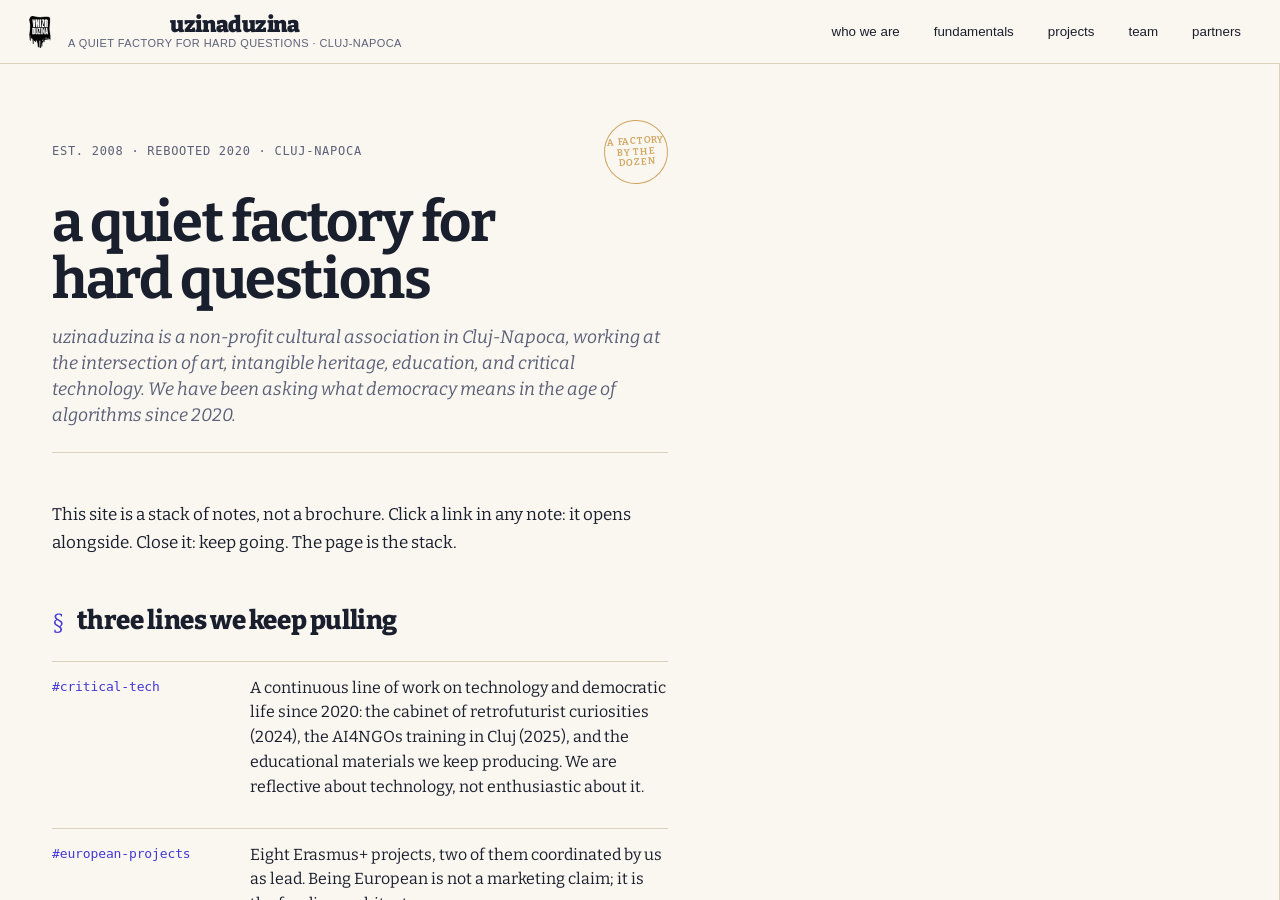
<file: index.html>
<!doctype html>
<html lang="en">
<head>
<meta charset="utf-8">
<meta name="viewport" content="width=device-width, initial-scale=1">
<title>uzinaduzina · a quiet factory for hard questions</title>
<meta name="description" content="uzinaduzina is a non-profit cultural association in Cluj-Napoca, working at the intersection of art, intangible heritage, education, and critical technology. Five years of work on AI and democracy, 18 projects, partners across seven countries.">
<link rel="canonical" href="https://uzinaduzina.org/">

<!-- Agent discoverability (RFC 8288 link relations, RFC 9727 api-catalog,
     llms.txt, content/ markdown source). Re-stated here as <link> tags so
     agents fetching only the HTML can find the discovery endpoints without
     parsing response headers. -->
<link rel="api-catalog" href="/.well-known/api-catalog" type="application/linkset+json">
<link rel="https://agentskills.io/discovery" href="/.well-known/agent-skills/index.json" type="application/json" title="Agent Skills Discovery v0.2">
<link rel="https://modelcontextprotocol.io/server-card" href="/.well-known/mcp/server-card.json" type="application/json" title="MCP Server Card">
<link rel="oauth-protected-resource" href="/.well-known/oauth-protected-resource" type="application/json" title="OAuth Protected Resource Metadata (declares the site as public)">
<link rel="oauth-authorization-server" href="/.well-known/oauth-authorization-server" type="application/json" title="OAuth 2.0 AS Metadata (no flows; for discoverability only)">
<link rel="openid-configuration" href="/.well-known/openid-configuration" type="application/json" title="OpenID Connect Discovery (no flows; for discoverability only)">
<link rel="service-doc" href="/DOCUMENTATION.md" type="text/markdown" title="Site documentation">
<link rel="describedby" href="/llms.txt" type="text/plain" title="llms.txt index for LLMs">
<link rel="alternate" href="/content/" type="text/markdown" title="Markdown source for every editorial note">
<link rel="sitemap" href="/sitemap.xml" type="application/xml">
<script>
// Suppress benign ResizeObserver loop warning (browser-internal, not user code).
window.addEventListener('error', (e) => {
  if (e && e.message && /ResizeObserver loop/i.test(e.message)) {
    e.stopImmediatePropagation();
    e.preventDefault();
    return false;
  }
}, true);
const _origErr = window.onerror;
window.onerror = function(msg) {
  if (typeof msg === 'string' && /ResizeObserver loop/i.test(msg)) return true;
  if (_origErr) return _origErr.apply(this, arguments);
  return false;
};
</script>
<link rel="stylesheet" href="assets/site.css">
</head>
<body>

<header class="chrome">
  <button class="brand" type="button" aria-label="uzinaduzina home">
    <img src="assets/logo-uzinaduzina.png" alt="">
    <span class="brand-mark">
      <span class="name">uzinaduzina</span>
      <span class="tag">a quiet factory for hard questions · Cluj-Napoca</span>
    </span>
  </button>

  <nav class="chrome-nav" aria-label="primary"></nav>
  <button class="mobile-menu-toggle" type="button" aria-label="open menu" aria-expanded="false" aria-controls="mobile-menu">
    <svg class="solar-icon" aria-hidden="true" viewBox="0 0 24 24">
      <path fill="currentColor" opacity=".5" d="M12 22c-4.714 0-7.071 0-8.536-1.465C2 19.072 2 16.714 2 12s0-7.071 1.464-8.536C4.93 2 7.286 2 12 2s7.071 0 8.535 1.464C22 4.93 22 7.286 22 12s0 7.071-1.465 8.535C19.072 22 16.714 22 12 22"/>
      <path fill="currentColor" d="M18.75 8a.75.75 0 0 1-.75.75H6a.75.75 0 0 1 0-1.5h12a.75.75 0 0 1 .75.75m0 4a.75.75 0 0 1-.75.75H6a.75.75 0 0 1 0-1.5h12a.75.75 0 0 1 .75.75m0 4a.75.75 0 0 1-.75.75H6a.75.75 0 0 1 0-1.5h12a.75.75 0 0 1 .75.75"/>
    </svg>
  </button>
  <nav class="mobile-menu" id="mobile-menu" aria-label="mobile primary" hidden></nav>
</header>

<main class="stack" aria-label="stacked notes">
  <div class="stack-inner"></div>
</main>

<script src="assets/data.js"></script>
<script src="notes.js"></script>
<script src="app.js"></script>

<!-- Cloudflare Web Analytics -->
<script defer src='https://static.cloudflareinsights.com/beacon.min.js' data-cf-beacon='{"token": "b98bdca098a2416d8d7efee95dc265e8"}'></script>
<!-- End Cloudflare Web Analytics -->
</body>
</html>
</file>
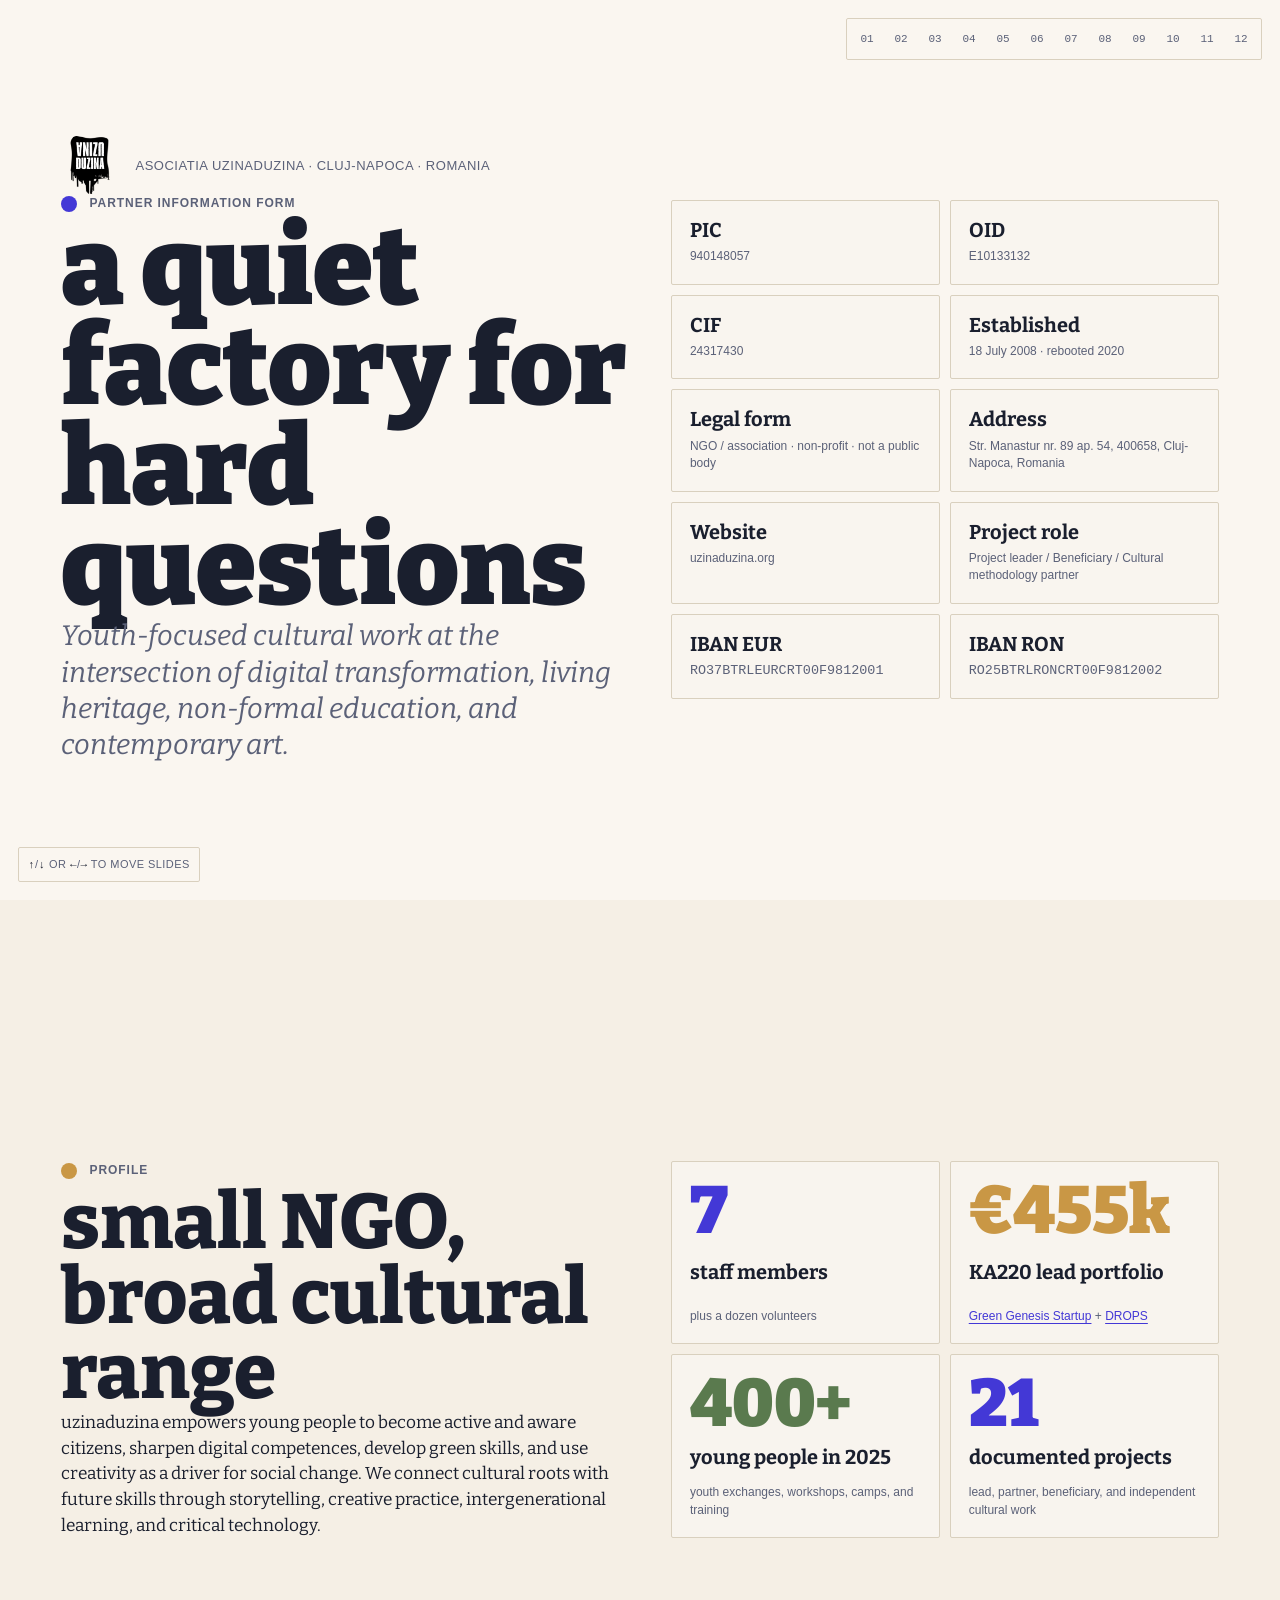
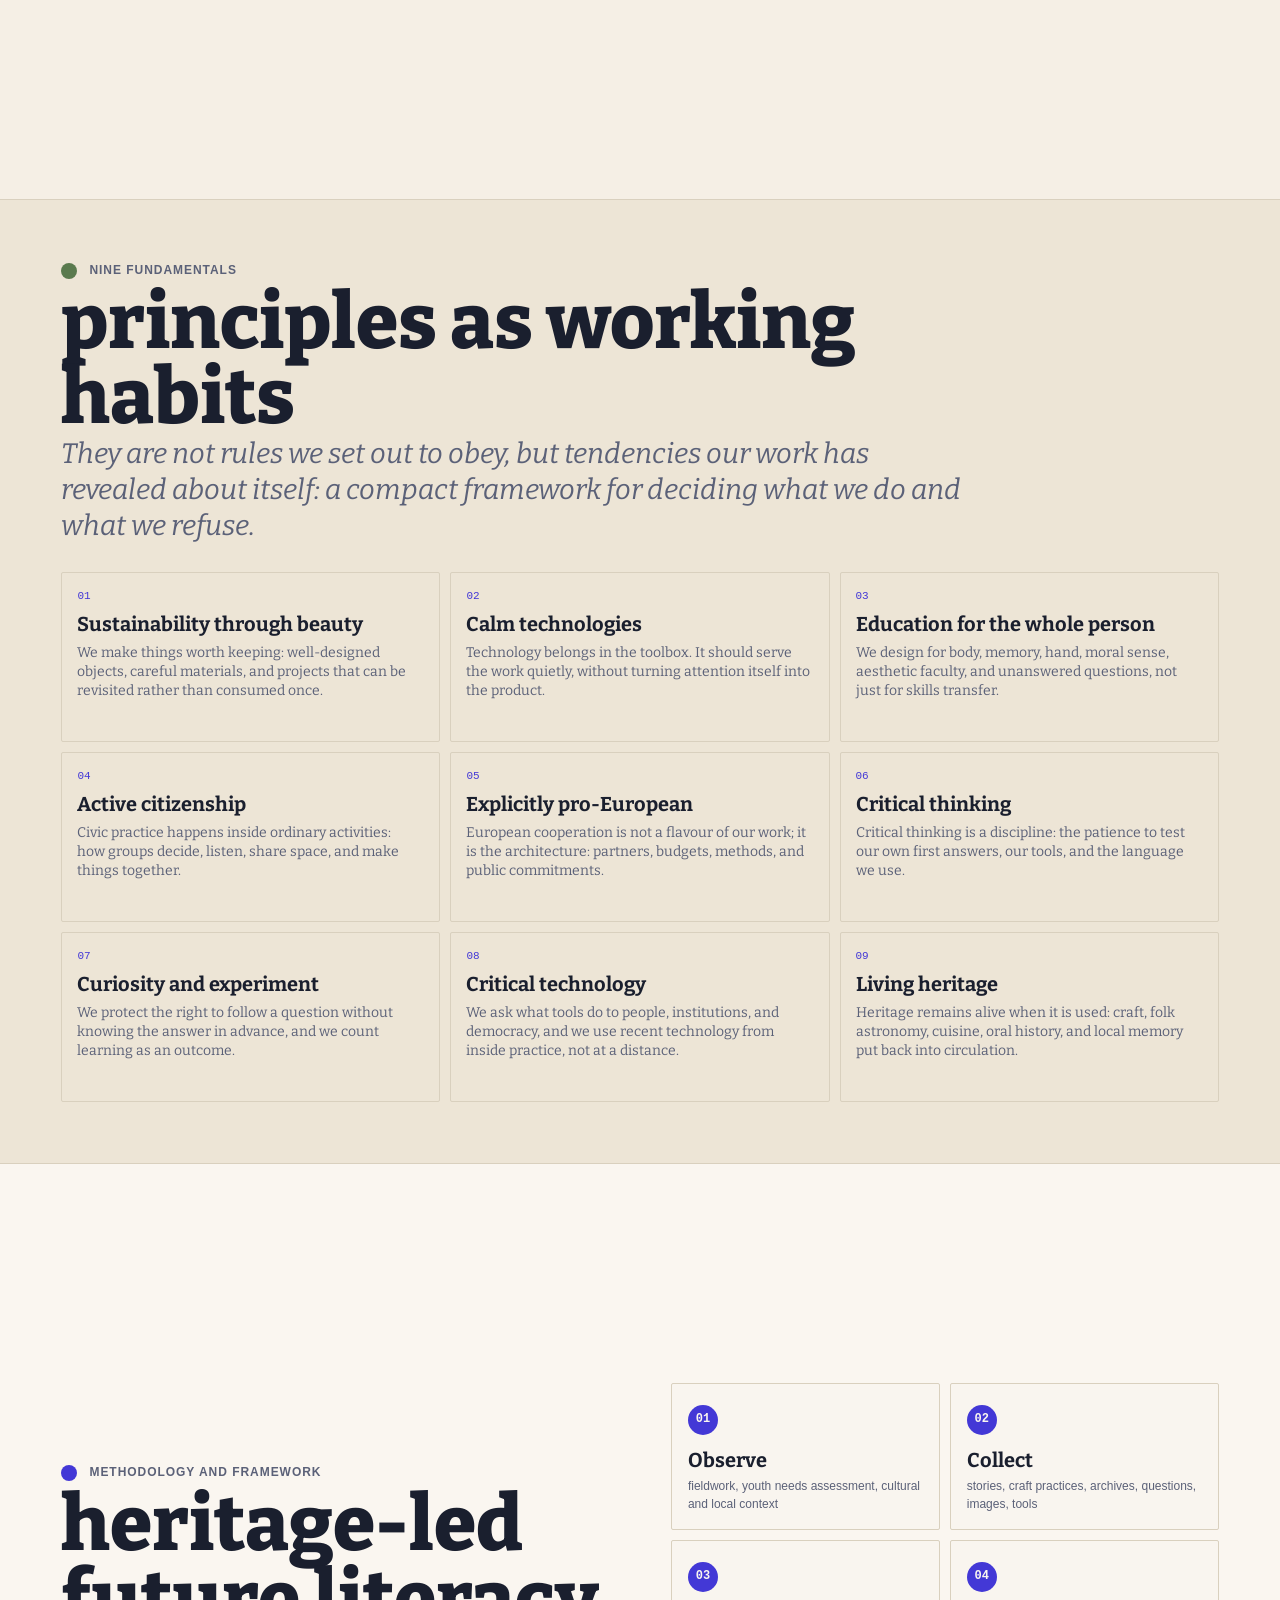
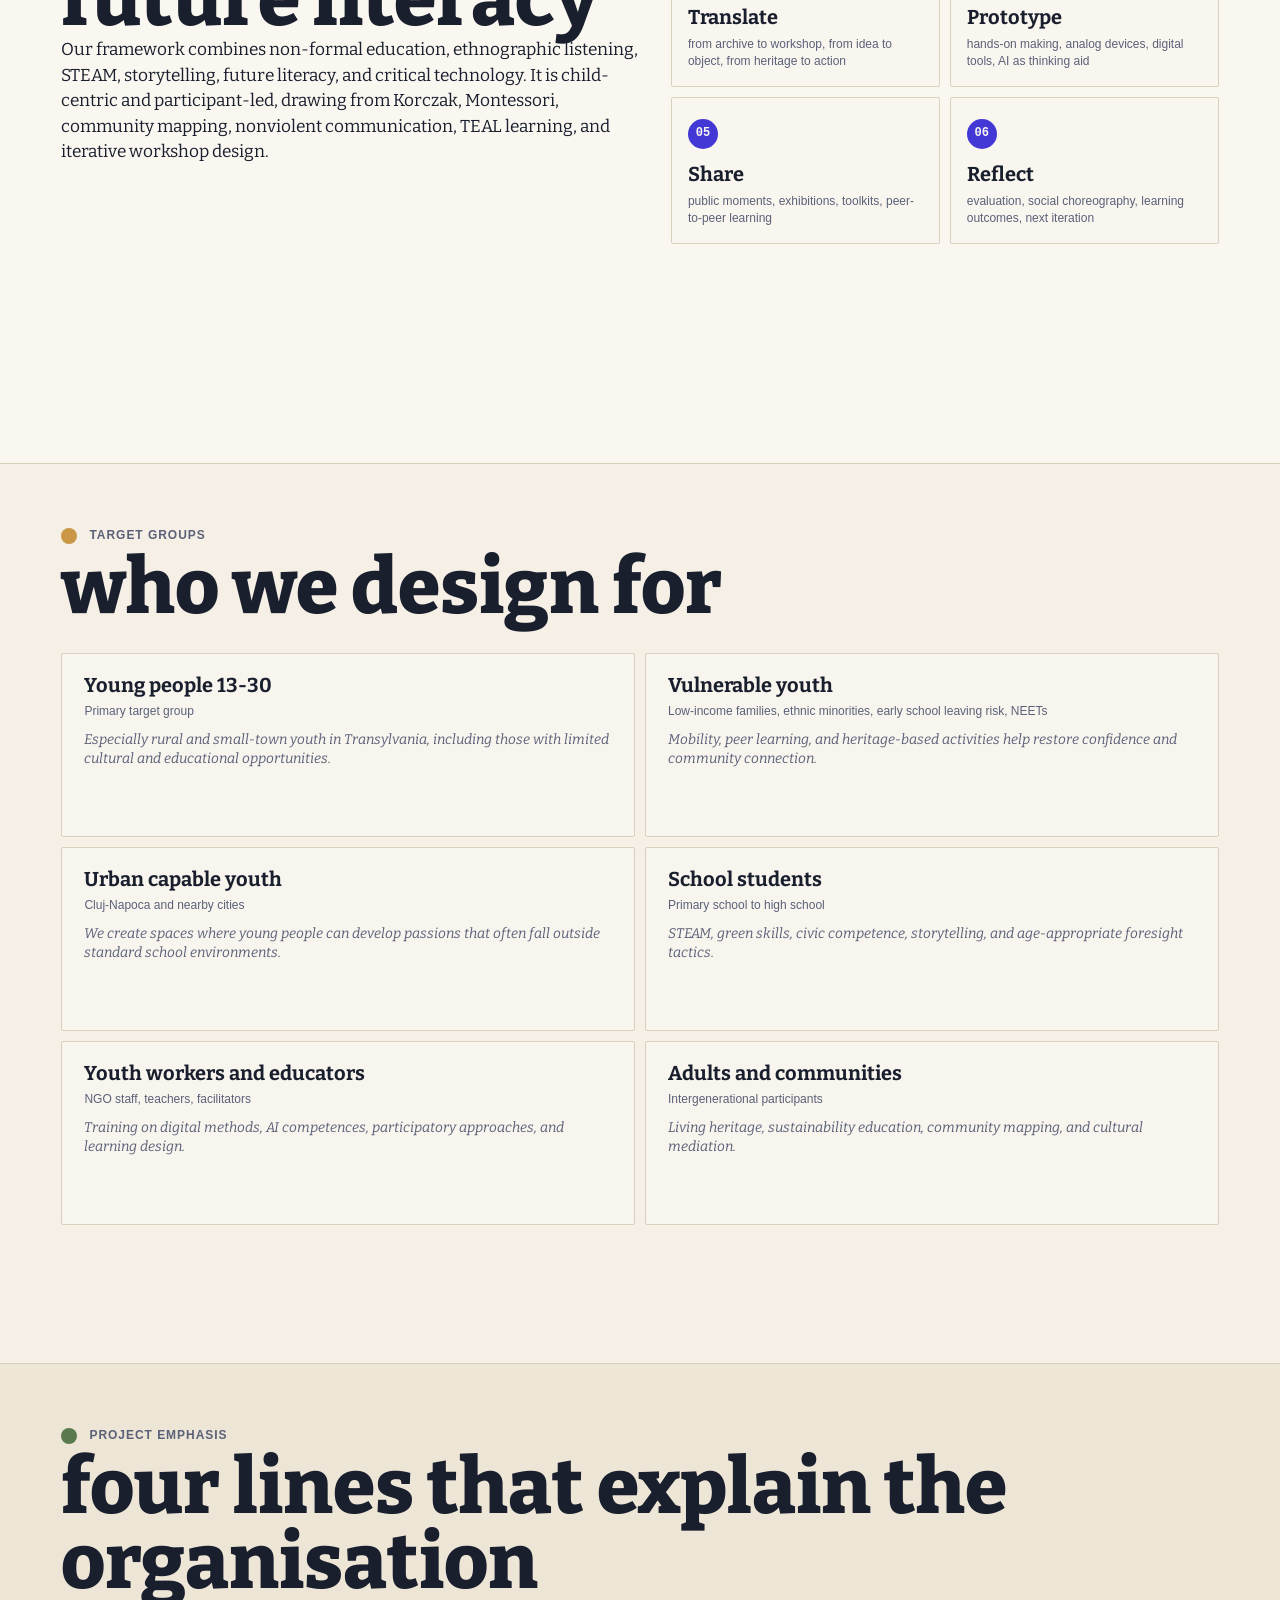
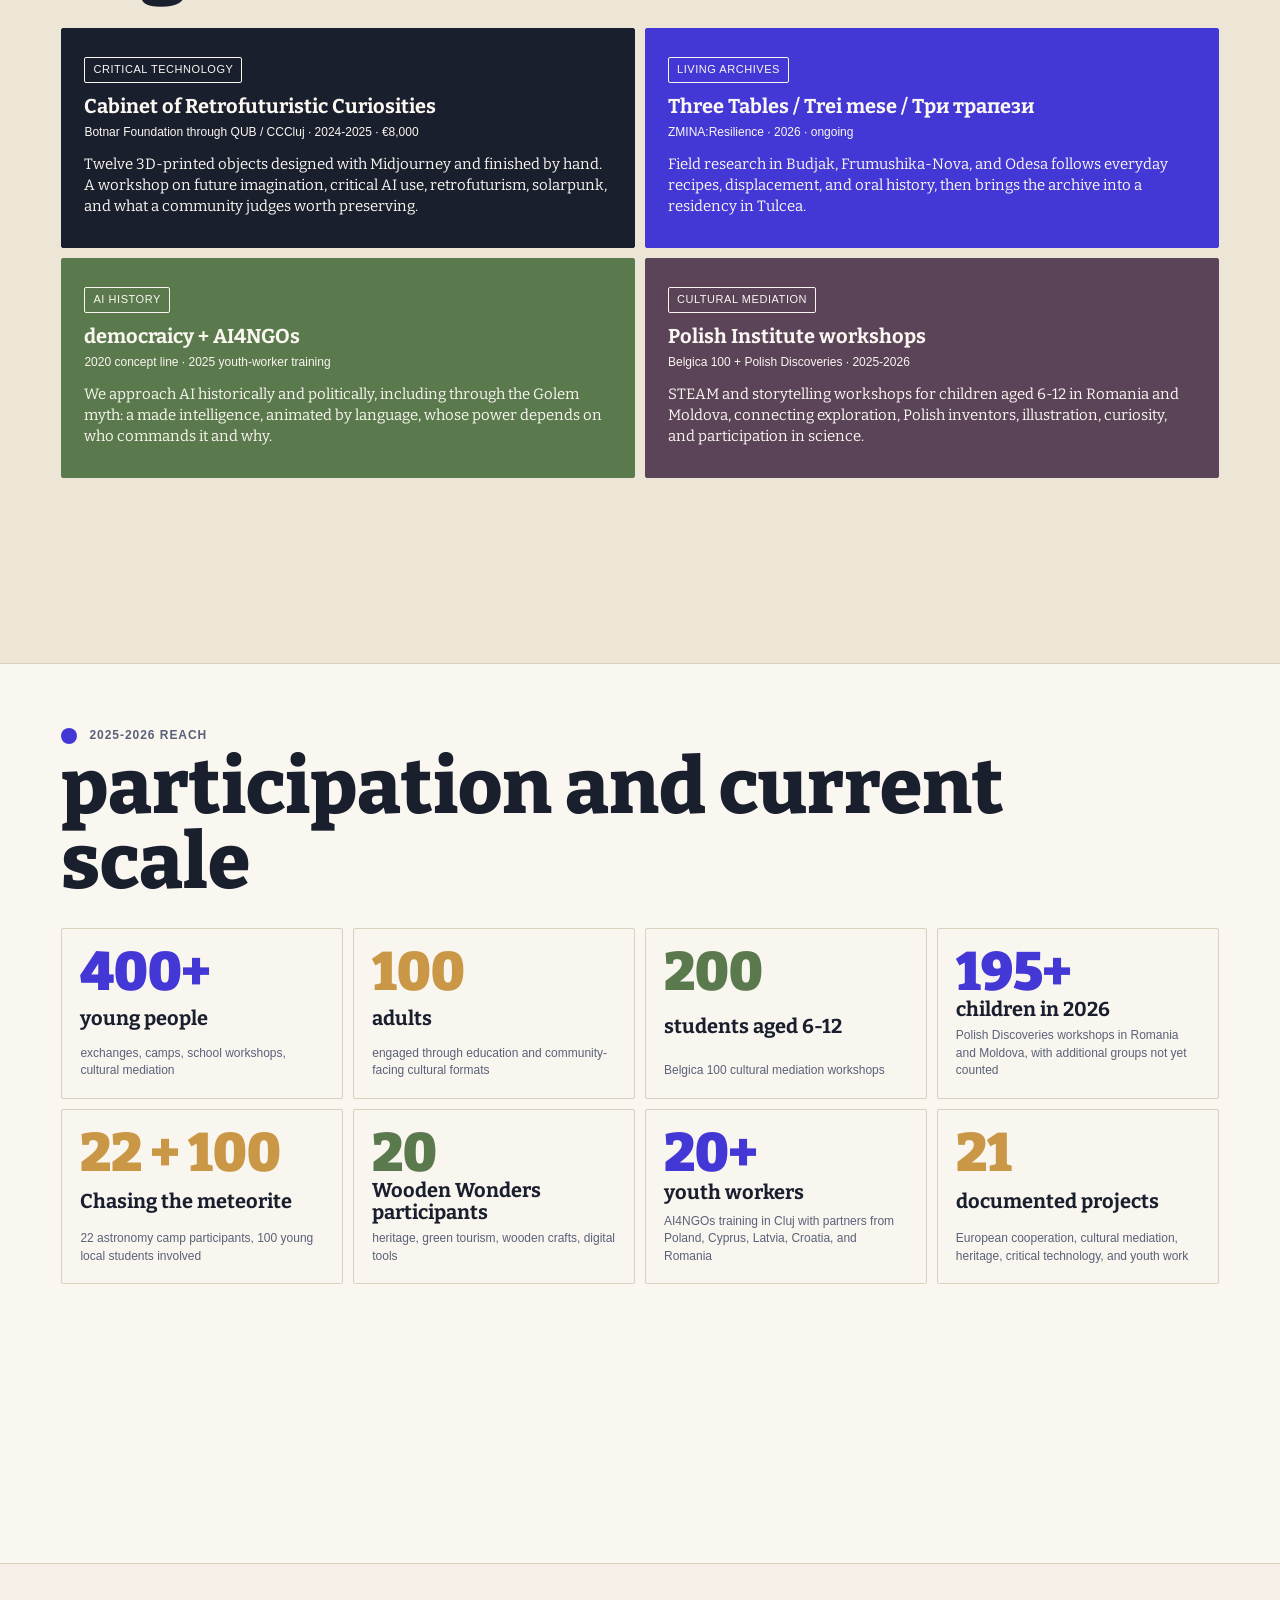
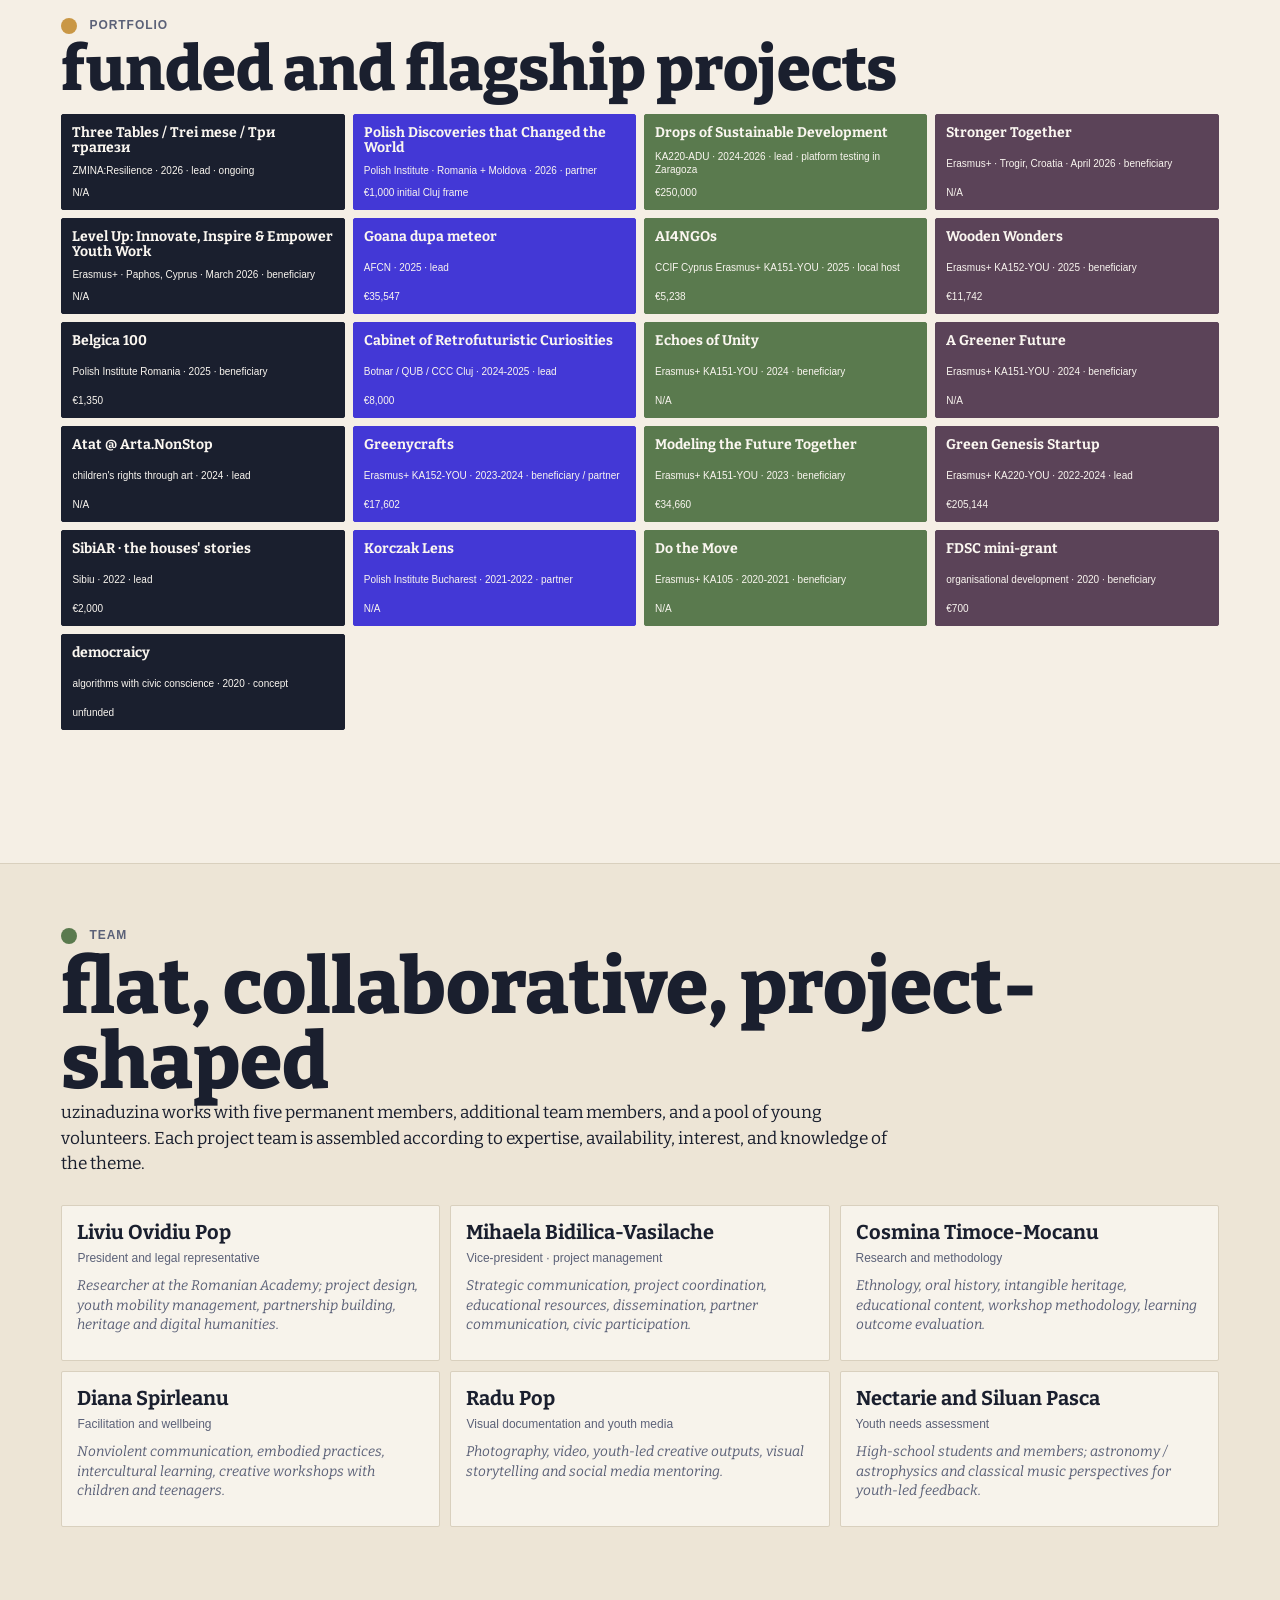
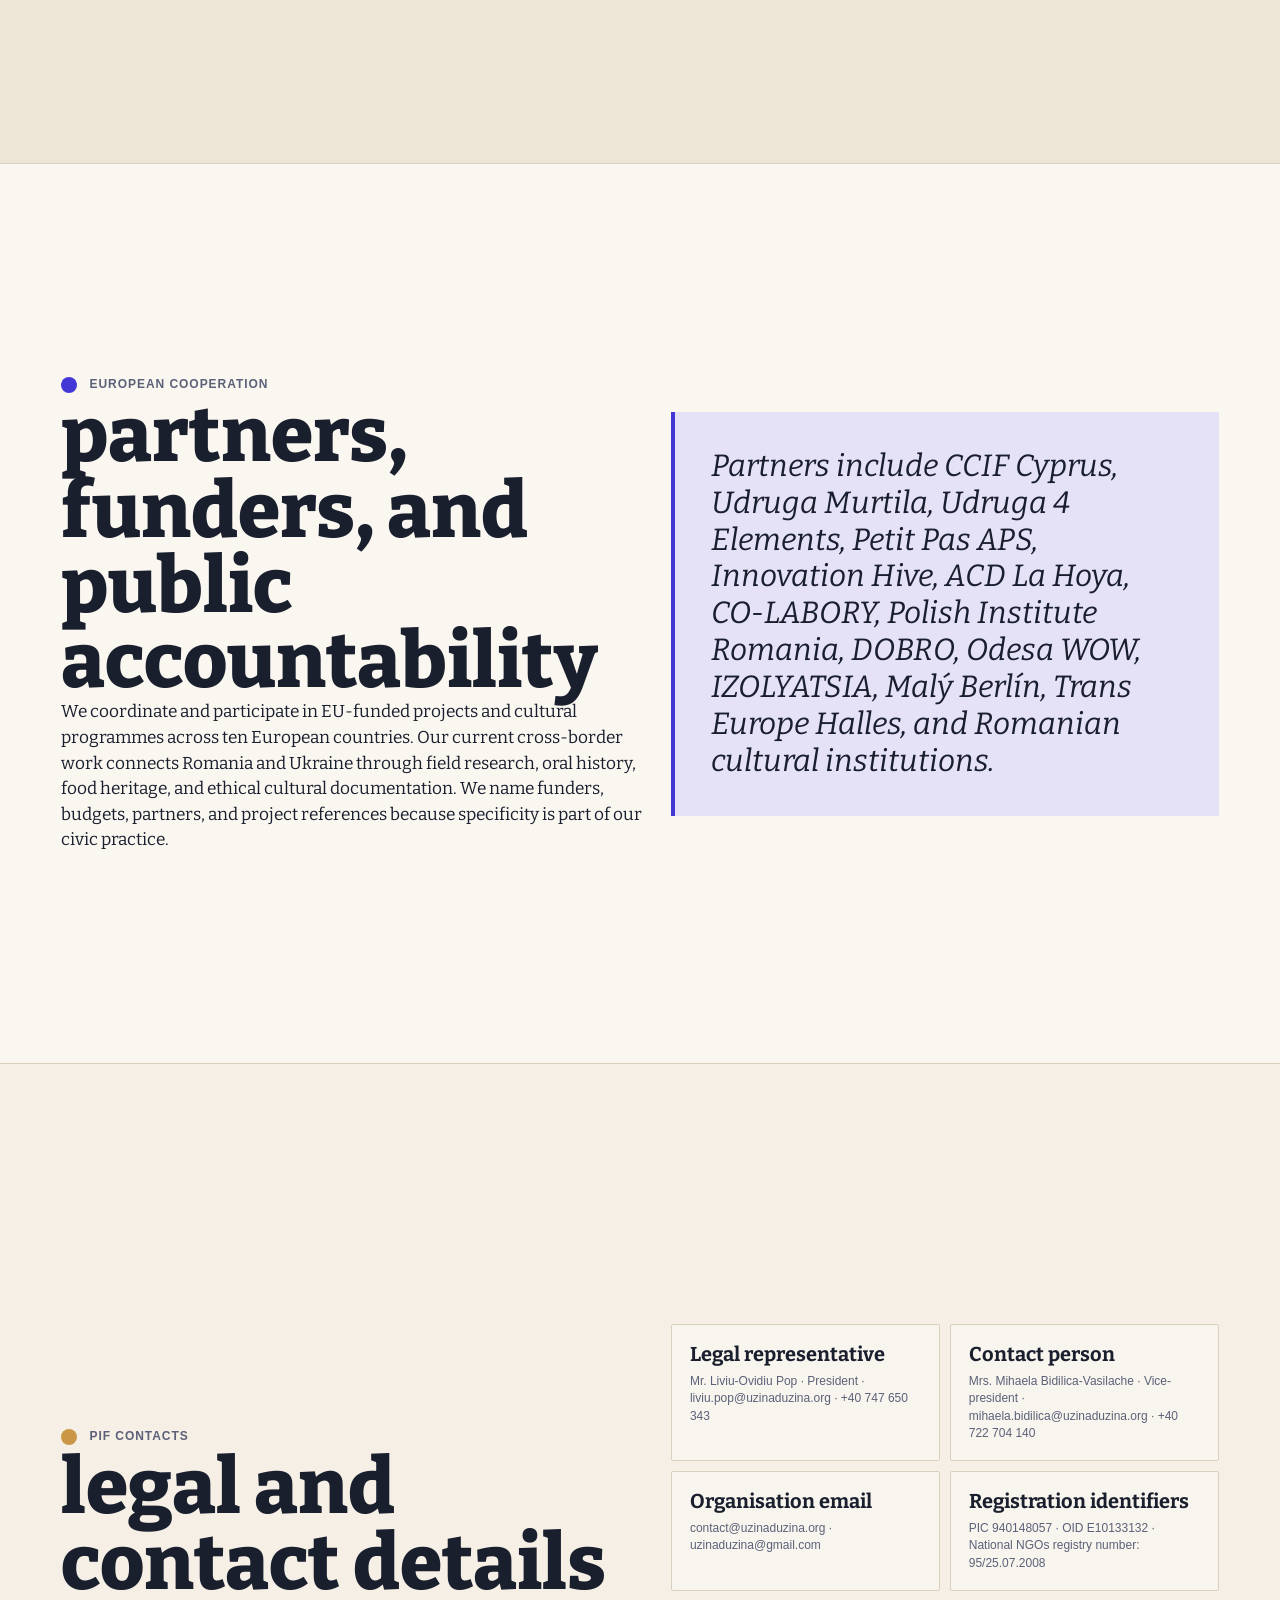
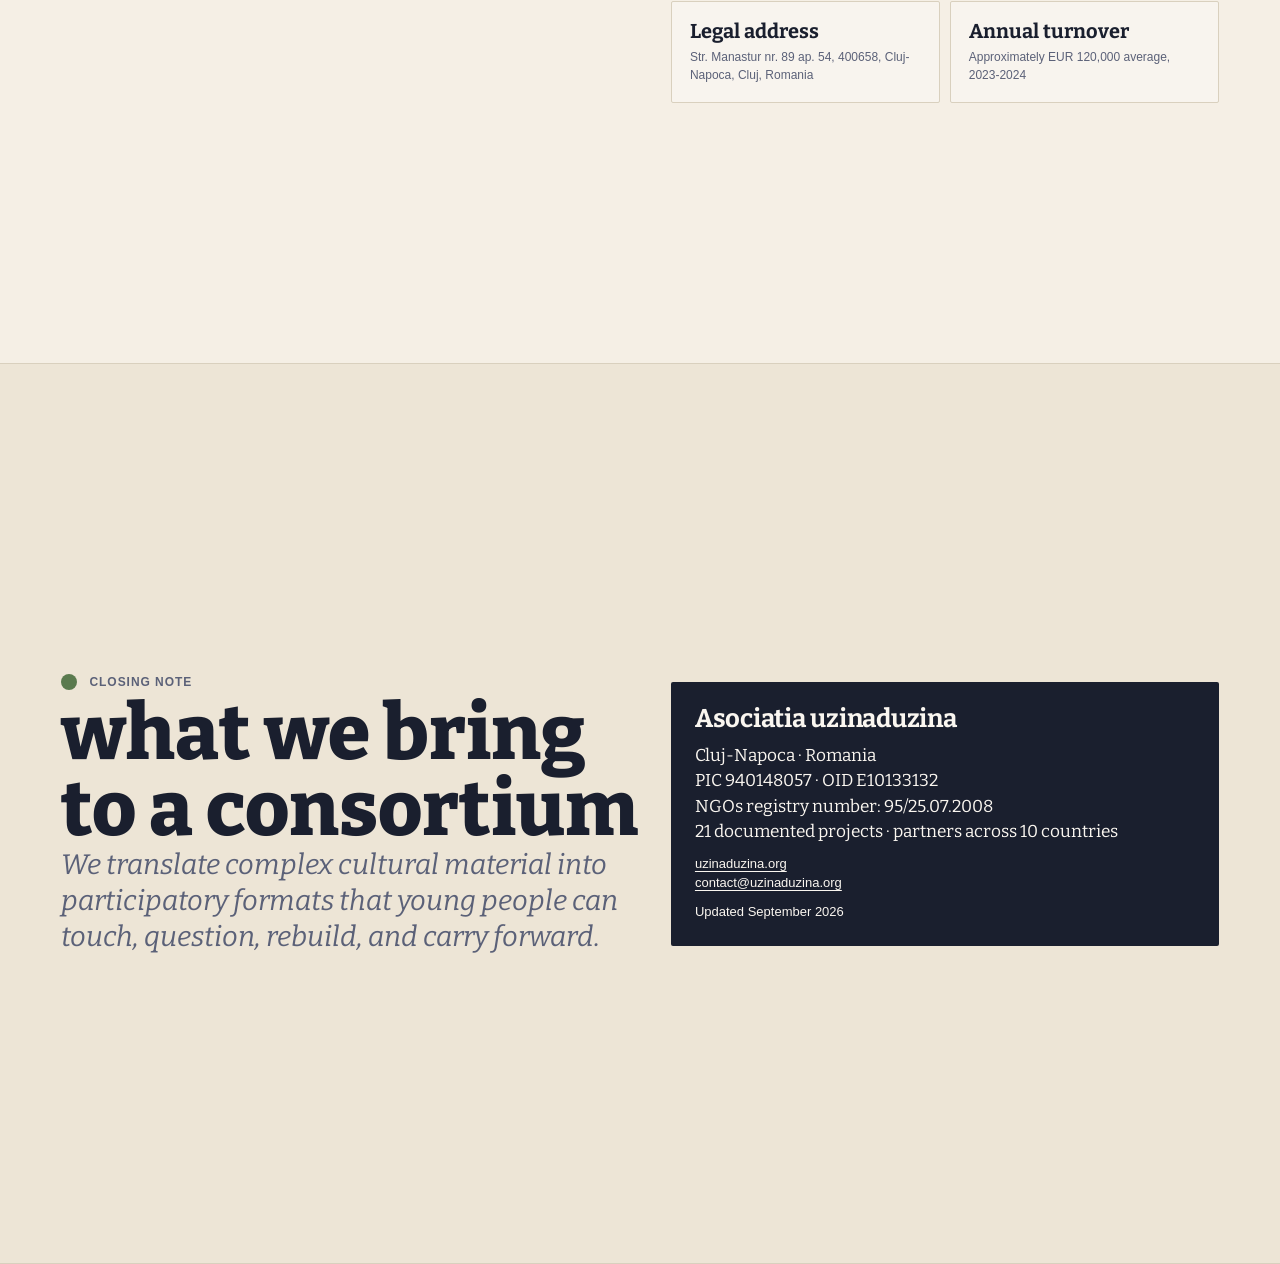
<file: PIF/index.html>
<!doctype html>
<html lang="en">
<head>
<meta charset="utf-8">
<meta name="viewport" content="width=device-width, initial-scale=1">
<title>uzinaduzina · Partner Information Form</title>
<meta name="description" content="Partner Information Form and presentation deck for Asociatia uzinaduzina, Cluj-Napoca, Romania.">
<link rel="stylesheet" href="../assets/tokens.css">
<style>
:root {
  --slide-pad: clamp(22px, 4.8vw, 72px);
  --slide-gap: clamp(16px, 2.2vw, 28px);
  --deck-max: 1440px;
}

* { box-sizing: border-box; }
html {
  scroll-snap-type: y mandatory;
  scroll-behavior: smooth;
  background: var(--bg);
}
body {
  margin: 0;
  background:
    linear-gradient(90deg, rgba(67,56,214,.08) 0 1px, transparent 1px 100%),
    var(--bg);
  background-size: 72px 72px;
  color: var(--ink);
  font-family: var(--font-body);
}
body::before {
  content: "";
  position: fixed;
  inset: 0;
  pointer-events: none;
  border: 14px solid var(--bg);
  z-index: 20;
}
a { color: inherit; }
.slide:nth-of-type(3n + 1) { background: var(--bg); }
.slide:nth-of-type(3n + 2) { background: var(--bg-paper); }
.slide:nth-of-type(3n) { background: var(--bg-sunk); }

.deck-nav {
  position: fixed;
  z-index: 30;
  top: 18px;
  right: 18px;
  display: flex;
  gap: 6px;
  padding: 6px;
  border: 1px solid var(--rule);
  border-radius: 2px;
  background: rgba(250,246,240,.92);
  backdrop-filter: blur(10px);
}
.deck-hint {
  position: fixed;
  z-index: 30;
  left: 18px;
  bottom: 18px;
  padding: 7px 9px;
  border: 1px solid var(--rule);
  border-radius: 2px;
  background: rgba(250,246,240,.92);
  color: var(--ink-muted);
  font-family: var(--font-ui);
  font-size: 11px;
  letter-spacing: .04em;
  text-transform: uppercase;
  backdrop-filter: blur(10px);
}
.deck-hint kbd {
  font-family: var(--font-mono);
  font-size: 11px;
  color: var(--ink);
}
.deck-nav a {
  width: 28px;
  height: 28px;
  display: grid;
  place-items: center;
  border-radius: 2px;
  color: var(--ink-muted);
  font-family: var(--font-mono);
  font-size: 11px;
  text-decoration: none;
}
.deck-nav a:hover {
  background: var(--ink);
  color: var(--bg);
}

.slide {
  min-height: 100svh;
  scroll-snap-align: start;
  display: grid;
  align-items: center;
  padding: var(--slide-pad);
  border-bottom: 1px solid var(--rule);
}
.slide-inner {
  width: min(100%, var(--deck-max));
  margin: 0 auto;
  display: grid;
  gap: var(--slide-gap);
}
.slide.split .slide-inner {
  grid-template-columns: minmax(0, 1.03fr) minmax(320px, .97fr);
  align-items: center;
}
.slide.top .slide-inner { align-self: start; }

.kicker {
  display: flex;
  align-items: center;
  gap: 12px;
  margin: 0 0 4px;
  font-family: var(--font-ui);
  font-size: 12px;
  font-weight: 600;
  letter-spacing: .08em;
  text-transform: uppercase;
  color: var(--ink-muted);
}
.kicker::before {
  content: "";
  width: 16px;
  height: 16px;
  border-radius: 999px;
  background: var(--accent);
}
.kicker.ochre::before { background: var(--ochre); }
.kicker.green::before { background: var(--green); }

h1, h2, h3, p { margin: 0; }
h1 {
  max-width: 980px;
  font-family: var(--font-display);
  font-size: clamp(52px, 8.5vw, 132px);
  line-height: .92;
  letter-spacing: 0;
  color: var(--ink);
}
h1 em, h2 em { color: var(--accent); font-style: italic; }
h2 {
  max-width: 980px;
  font-family: var(--font-display);
  font-size: clamp(38px, 6vw, 86px);
  line-height: .98;
  letter-spacing: 0;
  color: var(--ink);
}
h3 {
  font-family: var(--font-display);
  font-size: clamp(22px, 2vw, 32px);
  line-height: 1.05;
  color: var(--ink);
}
.lede {
  max-width: 900px;
  font-family: var(--font-body);
  font-size: clamp(22px, 2.2vw, 34px);
  line-height: 1.28;
  font-style: italic;
  color: var(--ink-muted);
}
.body-text {
  max-width: 840px;
  font-size: clamp(17px, 1.35vw, 22px);
  line-height: 1.48;
  color: var(--ink);
}
.small {
  font-family: var(--font-ui);
  font-size: 13px;
  line-height: 1.45;
  color: var(--ink-muted);
}

.logo-lockup {
  display: flex;
  align-items: center;
  gap: 16px;
}
.logo-lockup img {
  width: 58px;
  height: 58px;
  object-fit: contain;
}
.logo-lockup span {
  display: block;
  font-family: var(--font-ui);
  font-size: 13px;
  letter-spacing: .04em;
  text-transform: uppercase;
  color: var(--ink-muted);
}

.meta-grid,
.stat-grid,
.card-grid,
.project-grid,
.portfolio-grid,
.team-grid,
.target-grid,
.method-grid {
  display: grid;
  gap: 10px;
}
.meta-grid { grid-template-columns: repeat(2, minmax(0, 1fr)); }
.stat-grid { grid-template-columns: repeat(2, minmax(0, 1fr)); }
.card-grid { grid-template-columns: repeat(3, minmax(0, 1fr)); }
.project-grid { grid-template-columns: repeat(2, minmax(0, 1fr)); }
.portfolio-grid { grid-template-columns: repeat(4, minmax(0, 1fr)); }
.team-grid { grid-template-columns: repeat(3, minmax(0, 1fr)); }
.target-grid { grid-template-columns: repeat(2, minmax(0, 1fr)); }
.method-grid { grid-template-columns: repeat(2, minmax(0, 1fr)); }

.box,
.stat,
.principle,
.project,
.team,
.target,
.method-step,
.table-row,
.mini-project {
  border: 1px solid var(--rule);
  border-radius: 2px;
  background: rgba(250,246,240,.84);
  min-width: 0;
  overflow: hidden;
}
.box { padding: 18px; }
.box strong,
.stat strong,
.project strong,
.team strong,
.target strong,
.method-step strong,
.principle strong {
  display: block;
  font-family: var(--font-display);
  font-size: 20px;
  line-height: 1.12;
  color: var(--ink);
  max-width: 100%;
  overflow-wrap: anywhere;
  word-break: normal;
}
.box span,
.stat span,
.project span,
.mini-project span,
.team span,
.target span,
.method-step span,
.principle span {
  display: block;
  margin-top: 7px;
  font-family: var(--font-ui);
  font-size: 12px;
  line-height: 1.45;
  color: var(--ink-muted);
  max-width: 100%;
  overflow-wrap: anywhere;
  word-break: normal;
}
.box .long-value {
  font-family: var(--font-mono);
  font-size: clamp(10px, 1.05vw, 14px);
  line-height: 1.35;
  letter-spacing: 0;
  overflow-wrap: anywhere;
  word-break: break-all;
}
.stat {
  min-height: 166px;
  padding: 18px;
  display: grid;
  align-content: space-between;
  min-width: 0;
}
.stat .num {
  font-family: var(--font-display);
  font-size: clamp(36px, 5.2vw, 72px);
  font-weight: 900;
  line-height: .95;
  color: var(--accent);
  overflow-wrap: anywhere;
}
.stat.ochre .num { color: var(--ochre); }
.stat.green .num { color: var(--green); }
.stat a,
.box a {
  color: var(--accent);
  text-decoration-thickness: 1px;
  text-underline-offset: 3px;
}
.stat a:hover,
.box a:hover {
  color: var(--accent-hover);
  text-decoration-thickness: 2px;
}

.principle {
  min-height: 170px;
  padding: 14px 15px;
  background: transparent;
}
.principle small {
  display: block;
  margin-bottom: 8px;
  font-family: var(--font-mono);
  font-size: 11px;
  color: var(--accent);
}
.principle p {
  margin-top: 8px;
  font-size: 14px;
  line-height: 1.36;
  color: var(--ink-muted);
}

.project {
  min-height: 178px;
  padding: 15px;
}
.project.featured {
  min-height: 220px;
  padding: 22px;
  background: var(--ink);
  color: var(--bg);
  border-color: var(--ink);
}
.project.featured:nth-child(2) { background: var(--accent); border-color: var(--accent); }
.project.featured:nth-child(3) { background: var(--green); border-color: var(--green); }
.project.featured:nth-child(4) { background: #5B4358; border-color: #5B4358; }
.project.featured strong,
.project.featured span,
.project.featured p { color: var(--bg); }
.project p {
  margin-top: 12px;
  font-size: 15px;
  line-height: 1.42;
  color: var(--ink);
  overflow-wrap: anywhere;
}
.project .tag {
  display: inline-block;
  margin: 0 0 12px;
  padding: 4px 8px;
  border: 1px solid currentColor;
  border-radius: 2px;
  font-family: var(--font-ui);
  font-size: 11px;
  letter-spacing: .05em;
  text-transform: uppercase;
}

.portfolio {
  display: grid;
  gap: 6px;
}
.portfolio-grid {
  display: grid;
  gap: 8px;
}
.mini-project {
  min-height: 96px;
  padding: 10px;
  display: grid;
  align-content: space-between;
  gap: 5px;
}
.mini-project strong {
  display: block;
  font-family: var(--font-display);
  font-size: 14px;
  line-height: 1.08;
  color: var(--ink);
  overflow-wrap: anywhere;
}
.mini-project span {
  margin-top: 0;
  font-size: 10px;
  line-height: 1.25;
}
.mini-project em {
  display: block;
  font-family: var(--font-ui);
  font-size: 10px;
  font-style: normal;
  line-height: 1.2;
  color: var(--accent);
  overflow-wrap: anywhere;
}
.mini-project:nth-child(4n + 1) { background: var(--ink); border-color: var(--ink); }
.mini-project:nth-child(4n + 2) { background: var(--accent); border-color: var(--accent); }
.mini-project:nth-child(4n + 3) { background: var(--green); border-color: var(--green); }
.mini-project:nth-child(4n) { background: #5B4358; border-color: #5B4358; }
.mini-project:nth-child(4n + 1) strong,
.mini-project:nth-child(4n + 1) span,
.mini-project:nth-child(4n + 1) em,
.mini-project:nth-child(4n + 2) strong,
.mini-project:nth-child(4n + 2) span,
.mini-project:nth-child(4n + 2) em,
.mini-project:nth-child(4n + 3) strong,
.mini-project:nth-child(4n + 3) span,
.mini-project:nth-child(4n + 3) em,
.mini-project:nth-child(4n) strong,
.mini-project:nth-child(4n) span,
.mini-project:nth-child(4n) em {
  color: var(--bg);
}
.table-row {
  display: grid;
  grid-template-columns: 2.2fr .85fr .75fr .75fr;
  gap: 10px;
  padding: 10px 12px;
  align-items: center;
  font-family: var(--font-ui);
  font-size: 12px;
  line-height: 1.32;
}
.table-row.header {
  background: var(--ink);
  color: var(--bg);
  border-color: var(--ink);
  text-transform: uppercase;
  letter-spacing: .05em;
}
.table-row strong {
  font-family: var(--font-display);
  font-size: 16px;
  line-height: 1.1;
}

.team,
.target {
  min-height: 156px;
  padding: 15px;
}
.target {
  min-height: 184px;
  padding: 20px 22px;
}
.team em,
.target em {
  display: block;
  margin-top: 9px;
  font-size: 14px;
  line-height: 1.38;
  color: var(--ink-muted);
  overflow-wrap: anywhere;
}

.method-step {
  min-height: 138px;
  padding: 16px;
}
.method-step b {
  display: inline-grid;
  place-items: center;
  width: 30px;
  height: 30px;
  margin-bottom: 14px;
  border-radius: 999px;
  background: var(--accent);
  color: var(--bg);
  font-family: var(--font-mono);
  font-size: 12px;
}

.callout {
  padding: clamp(20px, 3vw, 36px);
  border-left: 4px solid var(--accent);
  background: var(--accent-soft);
  font-size: clamp(22px, 2.4vw, 36px);
  line-height: 1.2;
  font-style: italic;
}

.contact-card {
  display: grid;
  gap: 10px;
  padding: 24px;
  background: var(--ink);
  color: var(--bg);
  border-radius: 2px;
}
.contact-card h3,
.contact-card .small,
.contact-card .body-text { color: var(--bg); }
.contact-card a { color: var(--bg); }

#s8 {
  padding-top: clamp(52px, 4vw, 64px);
  padding-bottom: clamp(52px, 4vw, 64px);
}
#s7 .stat-grid {
  grid-template-columns: repeat(4, minmax(0, 1fr));
}
#s7 .stat .num {
  font-size: clamp(34px, 4.2vw, 58px);
}
#s8 .slide-inner { gap: 14px; }
#s8 h2 { font-size: clamp(36px, 4.8vw, 68px); }

@media (min-width: 721px) and (max-height: 820px) {
  #s3,
  #s6,
  #s7 {
    padding-top: 42px;
    padding-bottom: 42px;
  }
  #s3 .slide-inner,
  #s6 .slide-inner,
  #s7 .slide-inner { gap: 12px; }
  #s3 h2,
  #s6 h2,
  #s7 h2 { font-size: 48px; }
  #s3 .lede {
    max-width: 1000px;
    font-size: 16px;
    line-height: 1.28;
  }
  #s3 .card-grid { gap: 8px; }
  #s3 .principle {
    min-height: 142px;
    padding: 11px 12px;
  }
  #s3 .principle small {
    margin-bottom: 5px;
    font-size: 9px;
  }
  #s3 .principle strong {
    font-size: 16px;
    line-height: 1.08;
  }
  #s3 .principle p {
    margin-top: 6px;
    font-size: 11px;
    line-height: 1.28;
  }
  #s6 .project.featured {
    min-height: 182px;
    padding: 16px;
  }
  #s6 .project.featured strong { font-size: 18px; }
  #s6 .project.featured span { font-size: 10px; }
  #s6 .project.featured p {
    margin-top: 8px;
    font-size: 13px;
    line-height: 1.3;
  }
  #s6 .project .tag {
    margin-bottom: 8px;
    font-size: 9px;
  }
  #s7 .stat {
    min-height: 136px;
    padding: 14px;
  }
  #s7 .stat strong { font-size: 17px; }
  #s7 .stat span { font-size: 10px; }
  #s8 {
    padding-top: 42px;
    padding-bottom: 42px;
  }
  #s8 .slide-inner { gap: 10px; }
  #s8 h2 { font-size: 42px; }
  #s8 .portfolio-grid { gap: 6px; }
  #s8 .mini-project {
    min-height: 82px;
    padding: 8px;
  }
  #s8 .mini-project strong { font-size: 12px; }
  #s8 .mini-project span,
  #s8 .mini-project em { font-size: 9px; }
}

@media (min-width: 1101px) {
  .slide.split .stat-grid,
  .slide.split .method-grid {
    align-self: stretch;
  }
}

@media (max-width: 1100px) {
  .slide.split .slide-inner,
  .meta-grid,
  .stat-grid,
  .card-grid,
  .project-grid,
  .portfolio-grid,
  .team-grid,
  .target-grid,
  .method-grid {
    grid-template-columns: repeat(2, minmax(0, 1fr));
  }
  .project.featured { min-height: 220px; }
  #s3 .card-grid {
    grid-template-columns: repeat(3, minmax(0, 1fr));
  }
  #s7 .stat-grid {
    grid-template-columns: repeat(4, minmax(0, 1fr));
  }
  #s8 { padding-top: 72px; }
  #s8 .portfolio-grid {
    grid-template-columns: repeat(4, minmax(0, 1fr));
  }
}

@media (max-width: 720px) {
  html { scroll-snap-type: none; }
  body::before { border-width: 8px; }
  .deck-nav {
    left: 8px;
    right: 8px;
    bottom: 8px;
    top: auto;
    justify-content: space-between;
    overflow-x: auto;
  }
  .deck-hint {
    display: none;
  }
  .deck-nav a {
    flex: 0 0 30px;
  }
  .slide {
    min-height: auto;
    padding: 72px 18px 78px;
  }
  .slide:first-of-type { min-height: 100svh; }
  .slide.split .slide-inner,
  .meta-grid,
  .stat-grid,
  .card-grid,
  .project-grid,
  .portfolio-grid,
  .team-grid,
  .target-grid,
  .method-grid {
    grid-template-columns: 1fr;
  }
  #s3 .card-grid { grid-template-columns: 1fr; }
  .table-row {
    grid-template-columns: 1fr;
    gap: 4px;
  }
  .table-row.header { display: none; }
  .stat,
  .principle,
  .project,
  .team,
  .target,
  .method-step {
    min-height: auto;
  }
}

@media print {
  @page {
    size: A4 landscape;
    margin: 0;
  }
  html {
    width: 297mm;
    scroll-snap-type: none;
    background: var(--bg);
  }
  body {
    width: 297mm;
    background: var(--bg);
    -webkit-print-color-adjust: exact;
    print-color-adjust: exact;
  }
  body::before,
  .deck-nav,
  .deck-hint { display: none; }
  .slide {
    width: 297mm;
    height: 210mm;
    min-height: 0;
    padding: 12mm 14mm;
    overflow: hidden;
    align-items: center;
    page-break-after: always;
    break-after: page;
  }
  .slide:last-of-type {
    page-break-after: auto;
    break-after: auto;
  }
  .slide-inner {
    width: 100%;
    max-width: none;
    gap: 5mm;
  }
  .slide.split .slide-inner {
    grid-template-columns: minmax(0, 1fr) minmax(0, 1fr);
  }
  .logo-lockup img {
    width: 12mm;
    height: 12mm;
  }
  .logo-lockup span,
  .kicker,
  .small {
    font-size: 7.5pt;
  }
  h1 {
    font-size: 54pt;
    line-height: .94;
  }
  h2 {
    font-size: 35pt;
    line-height: 1;
  }
  h3 {
    font-size: 17pt;
  }
  .lede {
    font-size: 15pt;
    line-height: 1.25;
  }
  .body-text {
    font-size: 10.5pt;
    line-height: 1.34;
  }
  .meta-grid,
  .stat-grid,
  .project-grid,
  .target-grid,
  .method-grid {
    grid-template-columns: repeat(2, minmax(0, 1fr));
    gap: 2.5mm;
  }
  .card-grid {
    grid-template-columns: repeat(3, minmax(0, 1fr));
    gap: 2.5mm;
  }
  .portfolio-grid {
    grid-template-columns: repeat(4, minmax(0, 1fr));
    gap: 2mm;
  }
  .team-grid {
    grid-template-columns: repeat(3, minmax(0, 1fr));
    gap: 2.5mm;
  }
  .box,
  .stat,
  .principle,
  .project,
  .team,
  .target,
  .method-step,
  .mini-project,
  .contact-card {
    padding: 3.3mm;
  }
  .box strong,
  .stat strong,
  .project strong,
  .team strong,
  .target strong,
  .method-step strong,
  .principle strong {
    font-size: 12pt;
    line-height: 1.08;
  }
  .box span,
  .stat span,
  .project span,
  .mini-project span,
  .team span,
  .target span,
  .method-step span,
  .principle span {
    font-size: 7.4pt;
    line-height: 1.28;
  }
  .box .long-value {
    font-size: 6.6pt;
  }
  .stat {
    min-height: 31mm;
  }
  .stat .num {
    font-size: 31pt;
    line-height: .9;
  }
  .principle {
    min-height: 31mm;
  }
  .principle p,
  .project p,
  .team em,
  .target em {
    font-size: 8.2pt;
    line-height: 1.25;
  }
  .project.featured {
    min-height: 43mm;
  }
  .target {
    min-height: 36mm;
  }
  .method-step {
    min-height: 32mm;
  }
  .method-step b {
    width: 8mm;
    height: 8mm;
    margin-bottom: 2.2mm;
    font-size: 7pt;
  }
  .mini-project {
    min-height: 19mm;
    gap: 1mm;
  }
  .mini-project strong {
    font-size: 8.6pt;
    line-height: 1.08;
  }
  .mini-project span,
  .mini-project em {
    font-size: 6.4pt;
    line-height: 1.22;
  }
  .callout {
    font-size: 20pt;
    line-height: 1.18;
  }
  .contact-card .body-text {
    font-size: 11pt;
  }
}
</style>
</head>
<body>
<nav class="deck-nav" aria-label="slides">
  <a href="#s1">01</a><a href="#s2">02</a><a href="#s3">03</a><a href="#s4">04</a>
  <a href="#s5">05</a><a href="#s6">06</a><a href="#s7">07</a><a href="#s8">08</a>
  <a href="#s9">09</a><a href="#s10">10</a><a href="#s11">11</a><a href="#s12">12</a>
</nav>
<div class="deck-hint" aria-hidden="true"><kbd>↑</kbd>/<kbd>↓</kbd> or <kbd>←</kbd>/<kbd>→</kbd> to move slides</div>

<main>
  <section class="slide split" id="s1">
    <div class="slide-inner">
      <div>
        <div class="logo-lockup">
          <img src="../assets/logo-uzinaduzina.png" alt="">
          <span>Asociatia uzinaduzina · Cluj-Napoca · Romania</span>
        </div>
        <p class="kicker">Partner Information Form</p>
        <h1>a quiet factory for hard questions</h1>
        <p class="lede">Youth-focused cultural work at the intersection of digital transformation, living heritage, non-formal education, and contemporary art.</p>
      </div>
      <div class="meta-grid">
        <div class="box"><strong>PIC</strong><span>940148057</span></div>
        <div class="box"><strong>OID</strong><span>E10133132</span></div>
        <div class="box"><strong>CIF</strong><span>24317430</span></div>
        <div class="box"><strong>Established</strong><span>18 July 2008 · rebooted 2020</span></div>
        <div class="box"><strong>Legal form</strong><span>NGO / association · non-profit · not a public body</span></div>
        <div class="box"><strong>Address</strong><span>Str. Manastur nr. 89 ap. 54, 400658, Cluj-Napoca, Romania</span></div>
        <div class="box"><strong>Website</strong><span>uzinaduzina.org</span></div>
        <div class="box"><strong>Project role</strong><span>Project leader / Beneficiary / Cultural methodology partner</span></div>
        <div class="box"><strong>IBAN EUR</strong><span class="long-value">RO37BTRLEURCRT00F9812001</span></div>
        <div class="box"><strong>IBAN RON</strong><span class="long-value">RO25BTRLRONCRT00F9812002</span></div>
      </div>
    </div>
  </section>

  <section class="slide split" id="s2">
    <div class="slide-inner">
      <div>
        <p class="kicker ochre">Profile</p>
        <h2>small NGO, broad cultural range</h2>
        <p class="body-text">uzinaduzina empowers young people to become active and aware citizens, sharpen digital competences, develop green skills, and use creativity as a driver for social change. We connect cultural roots with future skills through storytelling, creative practice, intergenerational learning, and critical technology.</p>
      </div>
      <div class="stat-grid">
        <div class="stat"><div class="num">7</div><strong>staff members</strong><span>plus a dozen volunteers</span></div>
        <div class="stat ochre"><div class="num">€455k</div><strong>KA220 lead portfolio</strong><span><a href="https://innovationhive.eu/innohive-projects/green-genesis-startup/">Green Genesis Startup</a> + <a href="https://drops-sustainability.eu/results/">DROPS</a></span></div>
        <div class="stat green"><div class="num">400+</div><strong>young people in 2025</strong><span>youth exchanges, workshops, camps, and training</span></div>
        <div class="stat"><div class="num">21</div><strong>documented projects</strong><span>lead, partner, beneficiary, and independent cultural work</span></div>
      </div>
    </div>
  </section>

  <section class="slide top" id="s3">
    <div class="slide-inner">
      <div>
        <p class="kicker green">Nine fundamentals</p>
        <h2>principles as working habits</h2>
        <p class="lede">They are not rules we set out to obey, but tendencies our work has revealed about itself: a compact framework for deciding what we do and what we refuse.</p>
      </div>
      <div class="card-grid">
        <article class="principle"><small>01</small><strong>Sustainability through beauty</strong><p>We make things worth keeping: well-designed objects, careful materials, and projects that can be revisited rather than consumed once.</p></article>
        <article class="principle"><small>02</small><strong>Calm technologies</strong><p>Technology belongs in the toolbox. It should serve the work quietly, without turning attention itself into the product.</p></article>
        <article class="principle"><small>03</small><strong>Education for the whole person</strong><p>We design for body, memory, hand, moral sense, aesthetic faculty, and unanswered questions, not just for skills transfer.</p></article>
        <article class="principle"><small>04</small><strong>Active citizenship</strong><p>Civic practice happens inside ordinary activities: how groups decide, listen, share space, and make things together.</p></article>
        <article class="principle"><small>05</small><strong>Explicitly pro-European</strong><p>European cooperation is not a flavour of our work; it is the architecture: partners, budgets, methods, and public commitments.</p></article>
        <article class="principle"><small>06</small><strong>Critical thinking</strong><p>Critical thinking is a discipline: the patience to test our own first answers, our tools, and the language we use.</p></article>
        <article class="principle"><small>07</small><strong>Curiosity and experiment</strong><p>We protect the right to follow a question without knowing the answer in advance, and we count learning as an outcome.</p></article>
        <article class="principle"><small>08</small><strong>Critical technology</strong><p>We ask what tools do to people, institutions, and democracy, and we use recent technology from inside practice, not at a distance.</p></article>
        <article class="principle"><small>09</small><strong>Living heritage</strong><p>Heritage remains alive when it is used: craft, folk astronomy, cuisine, oral history, and local memory put back into circulation.</p></article>
      </div>
    </div>
  </section>

  <section class="slide split" id="s4">
    <div class="slide-inner">
      <div>
        <p class="kicker">Methodology and framework</p>
        <h2>heritage-led future literacy</h2>
        <p class="body-text">Our framework combines non-formal education, ethnographic listening, STEAM, storytelling, future literacy, and critical technology. It is child-centric and participant-led, drawing from Korczak, Montessori, community mapping, nonviolent communication, TEAL learning, and iterative workshop design.</p>
      </div>
      <div class="method-grid">
        <div class="method-step"><b>01</b><strong>Observe</strong><span>fieldwork, youth needs assessment, cultural and local context</span></div>
        <div class="method-step"><b>02</b><strong>Collect</strong><span>stories, craft practices, archives, questions, images, tools</span></div>
        <div class="method-step"><b>03</b><strong>Translate</strong><span>from archive to workshop, from idea to object, from heritage to action</span></div>
        <div class="method-step"><b>04</b><strong>Prototype</strong><span>hands-on making, analog devices, digital tools, AI as thinking aid</span></div>
        <div class="method-step"><b>05</b><strong>Share</strong><span>public moments, exhibitions, toolkits, peer-to-peer learning</span></div>
        <div class="method-step"><b>06</b><strong>Reflect</strong><span>evaluation, social choreography, learning outcomes, next iteration</span></div>
      </div>
    </div>
  </section>

  <section class="slide top" id="s5">
    <div class="slide-inner">
      <div>
        <p class="kicker ochre">Target groups</p>
        <h2>who we design for</h2>
      </div>
      <div class="target-grid">
        <article class="target"><strong>Young people 13-30</strong><span>Primary target group</span><em>Especially rural and small-town youth in Transylvania, including those with limited cultural and educational opportunities.</em></article>
        <article class="target"><strong>Vulnerable youth</strong><span>Low-income families, ethnic minorities, early school leaving risk, NEETs</span><em>Mobility, peer learning, and heritage-based activities help restore confidence and community connection.</em></article>
        <article class="target"><strong>Urban capable youth</strong><span>Cluj-Napoca and nearby cities</span><em>We create spaces where young people can develop passions that often fall outside standard school environments.</em></article>
        <article class="target"><strong>School students</strong><span>Primary school to high school</span><em>STEAM, green skills, civic competence, storytelling, and age-appropriate foresight tactics.</em></article>
        <article class="target"><strong>Youth workers and educators</strong><span>NGO staff, teachers, facilitators</span><em>Training on digital methods, AI competences, participatory approaches, and learning design.</em></article>
        <article class="target"><strong>Adults and communities</strong><span>Intergenerational participants</span><em>Living heritage, sustainability education, community mapping, and cultural mediation.</em></article>
      </div>
    </div>
  </section>

  <section class="slide top" id="s6">
    <div class="slide-inner">
      <div>
        <p class="kicker green">Project emphasis</p>
        <h2>four lines that explain the organisation</h2>
      </div>
      <div class="project-grid">
        <article class="project featured"><span class="tag">critical technology</span><strong>Cabinet of Retrofuturistic Curiosities</strong><span>Botnar Foundation through QUB / CCCluj · 2024-2025 · €8,000</span><p>Twelve 3D-printed objects designed with Midjourney and finished by hand. A workshop on future imagination, critical AI use, retrofuturism, solarpunk, and what a community judges worth preserving.</p></article>
        <article class="project featured"><span class="tag">living archives</span><strong>Three Tables / Trei mese / Три трапези</strong><span>ZMINA:Resilience · 2026 · ongoing</span><p>Field research in Budjak, Frumushika-Nova, and Odesa follows everyday recipes, displacement, and oral history, then brings the archive into a residency in Tulcea.</p></article>
        <article class="project featured"><span class="tag">AI history</span><strong>democraicy + AI4NGOs</strong><span>2020 concept line · 2025 youth-worker training</span><p>We approach AI historically and politically, including through the Golem myth: a made intelligence, animated by language, whose power depends on who commands it and why.</p></article>
        <article class="project featured"><span class="tag">cultural mediation</span><strong>Polish Institute workshops</strong><span>Belgica 100 + Polish Discoveries · 2025-2026</span><p>STEAM and storytelling workshops for children aged 6-12 in Romania and Moldova, connecting exploration, Polish inventors, illustration, curiosity, and participation in science.</p></article>
      </div>
    </div>
  </section>

  <section class="slide top" id="s7">
    <div class="slide-inner">
      <div>
        <p class="kicker">2025-2026 reach</p>
        <h2>participation and current scale</h2>
      </div>
      <div class="stat-grid">
        <div class="stat"><div class="num">400+</div><strong>young people</strong><span>exchanges, camps, school workshops, cultural mediation</span></div>
        <div class="stat ochre"><div class="num">100</div><strong>adults</strong><span>engaged through education and community-facing cultural formats</span></div>
        <div class="stat green"><div class="num">200</div><strong>students aged 6-12</strong><span>Belgica 100 cultural mediation workshops</span></div>
        <div class="stat"><div class="num">195+</div><strong>children in 2026</strong><span>Polish Discoveries workshops in Romania and Moldova, with additional groups not yet counted</span></div>
        <div class="stat ochre"><div class="num">22 + 100</div><strong>Chasing the meteorite</strong><span>22 astronomy camp participants, 100 young local students involved</span></div>
        <div class="stat green"><div class="num">20</div><strong>Wooden Wonders participants</strong><span>heritage, green tourism, wooden crafts, digital tools</span></div>
        <div class="stat"><div class="num">20+</div><strong>youth workers</strong><span>AI4NGOs training in Cluj with partners from Poland, Cyprus, Latvia, Croatia, and Romania</span></div>
        <div class="stat ochre"><div class="num">21</div><strong>documented projects</strong><span>European cooperation, cultural mediation, heritage, critical technology, and youth work</span></div>
      </div>
    </div>
  </section>

  <section class="slide top" id="s8">
    <div class="slide-inner">
      <div>
        <p class="kicker ochre">Portfolio</p>
        <h2>funded and flagship projects</h2>
      </div>
      <div class="portfolio-grid">
        <article class="mini-project"><strong>Three Tables / Trei mese / Три трапези</strong><span>ZMINA:Resilience · 2026 · lead · ongoing</span><em>N/A</em></article>
        <article class="mini-project"><strong>Polish Discoveries that Changed the World</strong><span>Polish Institute · Romania + Moldova · 2026 · partner</span><em>€1,000 initial Cluj frame</em></article>
        <article class="mini-project"><strong>Drops of Sustainable Development</strong><span>KA220-ADU · 2024-2026 · lead · platform testing in Zaragoza</span><em>€250,000</em></article>
        <article class="mini-project"><strong>Stronger Together</strong><span>Erasmus+ · Trogir, Croatia · April 2026 · beneficiary</span><em>N/A</em></article>
        <article class="mini-project"><strong>Level Up: Innovate, Inspire &amp; Empower Youth Work</strong><span>Erasmus+ · Paphos, Cyprus · March 2026 · beneficiary</span><em>N/A</em></article>
        <article class="mini-project"><strong>Goana dupa meteor</strong><span>AFCN · 2025 · lead</span><em>€35,547</em></article>
        <article class="mini-project"><strong>AI4NGOs</strong><span>CCIF Cyprus Erasmus+ KA151-YOU · 2025 · local host</span><em>€5,238</em></article>
        <article class="mini-project"><strong>Wooden Wonders</strong><span>Erasmus+ KA152-YOU · 2025 · beneficiary</span><em>€11,742</em></article>
        <article class="mini-project"><strong>Belgica 100</strong><span>Polish Institute Romania · 2025 · beneficiary</span><em>€1,350</em></article>
        <article class="mini-project"><strong>Cabinet of Retrofuturistic Curiosities</strong><span>Botnar / QUB / CCC Cluj · 2024-2025 · lead</span><em>€8,000</em></article>
        <article class="mini-project"><strong>Echoes of Unity</strong><span>Erasmus+ KA151-YOU · 2024 · beneficiary</span><em>N/A</em></article>
        <article class="mini-project"><strong>A Greener Future</strong><span>Erasmus+ KA151-YOU · 2024 · beneficiary</span><em>N/A</em></article>
        <article class="mini-project"><strong>Atat @ Arta.NonStop</strong><span>children's rights through art · 2024 · lead</span><em>N/A</em></article>
        <article class="mini-project"><strong>Greenycrafts</strong><span>Erasmus+ KA152-YOU · 2023-2024 · beneficiary / partner</span><em>€17,602</em></article>
        <article class="mini-project"><strong>Modeling the Future Together</strong><span>Erasmus+ KA151-YOU · 2023 · beneficiary</span><em>€34,660</em></article>
        <article class="mini-project"><strong>Green Genesis Startup</strong><span>Erasmus+ KA220-YOU · 2022-2024 · lead</span><em>€205,144</em></article>
        <article class="mini-project"><strong>SibiAR · the houses' stories</strong><span>Sibiu · 2022 · lead</span><em>€2,000</em></article>
        <article class="mini-project"><strong>Korczak Lens</strong><span>Polish Institute Bucharest · 2021-2022 · partner</span><em>N/A</em></article>
        <article class="mini-project"><strong>Do the Move</strong><span>Erasmus+ KA105 · 2020-2021 · beneficiary</span><em>N/A</em></article>
        <article class="mini-project"><strong>FDSC mini-grant</strong><span>organisational development · 2020 · beneficiary</span><em>€700</em></article>
        <article class="mini-project"><strong>democraicy</strong><span>algorithms with civic conscience · 2020 · concept</span><em>unfunded</em></article>
      </div>
    </div>
  </section>

  <section class="slide top" id="s9">
    <div class="slide-inner">
      <div>
        <p class="kicker green">Team</p>
        <h2>flat, collaborative, project-shaped</h2>
        <p class="body-text">uzinaduzina works with five permanent members, additional team members, and a pool of young volunteers. Each project team is assembled according to expertise, availability, interest, and knowledge of the theme.</p>
      </div>
      <div class="team-grid">
        <article class="team"><strong>Liviu Ovidiu Pop</strong><span>President and legal representative</span><em>Researcher at the Romanian Academy; project design, youth mobility management, partnership building, heritage and digital humanities.</em></article>
        <article class="team"><strong>Mihaela Bidilica-Vasilache</strong><span>Vice-president · project management</span><em>Strategic communication, project coordination, educational resources, dissemination, partner communication, civic participation.</em></article>
        <article class="team"><strong>Cosmina Timoce-Mocanu</strong><span>Research and methodology</span><em>Ethnology, oral history, intangible heritage, educational content, workshop methodology, learning outcome evaluation.</em></article>
        <article class="team"><strong>Diana Spirleanu</strong><span>Facilitation and wellbeing</span><em>Nonviolent communication, embodied practices, intercultural learning, creative workshops with children and teenagers.</em></article>
        <article class="team"><strong>Radu Pop</strong><span>Visual documentation and youth media</span><em>Photography, video, youth-led creative outputs, visual storytelling and social media mentoring.</em></article>
        <article class="team"><strong>Nectarie and Siluan Pasca</strong><span>Youth needs assessment</span><em>High-school students and members; astronomy / astrophysics and classical music perspectives for youth-led feedback.</em></article>
      </div>
    </div>
  </section>

  <section class="slide split" id="s10">
    <div class="slide-inner">
      <div>
        <p class="kicker">European cooperation</p>
        <h2>partners, funders, and public accountability</h2>
        <p class="body-text">We coordinate and participate in EU-funded projects and cultural programmes across ten European countries. Our current cross-border work connects Romania and Ukraine through field research, oral history, food heritage, and ethical cultural documentation. We name funders, budgets, partners, and project references because specificity is part of our civic practice.</p>
      </div>
      <div class="callout">Partners include CCIF Cyprus, Udruga Murtila, Udruga 4 Elements, Petit Pas APS, Innovation Hive, ACD La Hoya, CO-LABORY, Polish Institute Romania, DOBRO, Odesa WOW, IZOLYATSIA, Malý Berlín, Trans Europe Halles, and Romanian cultural institutions.</div>
    </div>
  </section>

  <section class="slide split" id="s11">
    <div class="slide-inner">
      <div>
        <p class="kicker ochre">PIF contacts</p>
        <h2>legal and contact details</h2>
      </div>
      <div class="meta-grid">
        <div class="box"><strong>Legal representative</strong><span>Mr. Liviu-Ovidiu Pop · President · liviu.pop@uzinaduzina.org · +40 747 650 343</span></div>
        <div class="box"><strong>Contact person</strong><span>Mrs. Mihaela Bidilica-Vasilache · Vice-president · mihaela.bidilica@uzinaduzina.org · +40 722 704 140</span></div>
        <div class="box"><strong>Organisation email</strong><span>contact@uzinaduzina.org · uzinaduzina@gmail.com</span></div>
        <div class="box"><strong>Registration identifiers</strong><span>PIC 940148057 · OID E10133132 · National NGOs registry number: 95/25.07.2008</span></div>
        <div class="box"><strong>Legal address</strong><span>Str. Manastur nr. 89 ap. 54, 400658, Cluj-Napoca, Cluj, Romania</span></div>
        <div class="box"><strong>Annual turnover</strong><span>Approximately EUR 120,000 average, 2023-2024</span></div>
      </div>
    </div>
  </section>

  <section class="slide split" id="s12">
    <div class="slide-inner">
      <div>
        <p class="kicker green">Closing note</p>
        <h2>what we bring to a consortium</h2>
        <p class="lede">We translate complex cultural material into participatory formats that young people can touch, question, rebuild, and carry forward.</p>
      </div>
      <div class="contact-card">
        <h3>Asociatia uzinaduzina</h3>
        <p class="body-text">Cluj-Napoca · Romania<br>PIC 940148057 · OID E10133132<br>NGOs registry number: 95/25.07.2008<br>21 documented projects · partners across 10 countries</p>
        <p class="small"><a href="https://uzinaduzina.org">uzinaduzina.org</a><br><a href="mailto:contact@uzinaduzina.org">contact@uzinaduzina.org</a></p>
        <p class="small">Updated September 2026</p>
      </div>
    </div>
  </section>
</main>
<script>
(() => {
  const slides = Array.from(document.querySelectorAll('.slide'));
  const indexFromHash = () => {
    const id = location.hash.replace('#', '');
    const idx = slides.findIndex(slide => slide.id === id);
    return idx >= 0 ? idx : 0;
  };
  const go = (delta) => {
    const next = Math.max(0, Math.min(slides.length - 1, indexFromHash() + delta));
    slides[next].scrollIntoView({ behavior: 'smooth', block: 'start' });
    history.replaceState(null, '', `#${slides[next].id}`);
  };
  window.addEventListener('keydown', (event) => {
    if (event.altKey || event.ctrlKey || event.metaKey || event.shiftKey) return;
    const tag = document.activeElement && document.activeElement.tagName;
    if (tag === 'INPUT' || tag === 'TEXTAREA' || tag === 'SELECT') return;
    if (event.key === 'ArrowDown' || event.key === 'ArrowRight') {
      event.preventDefault();
      go(1);
    }
    if (event.key === 'ArrowUp' || event.key === 'ArrowLeft') {
      event.preventDefault();
      go(-1);
    }
  });
})();
</script>
</body>
</html>
</file>
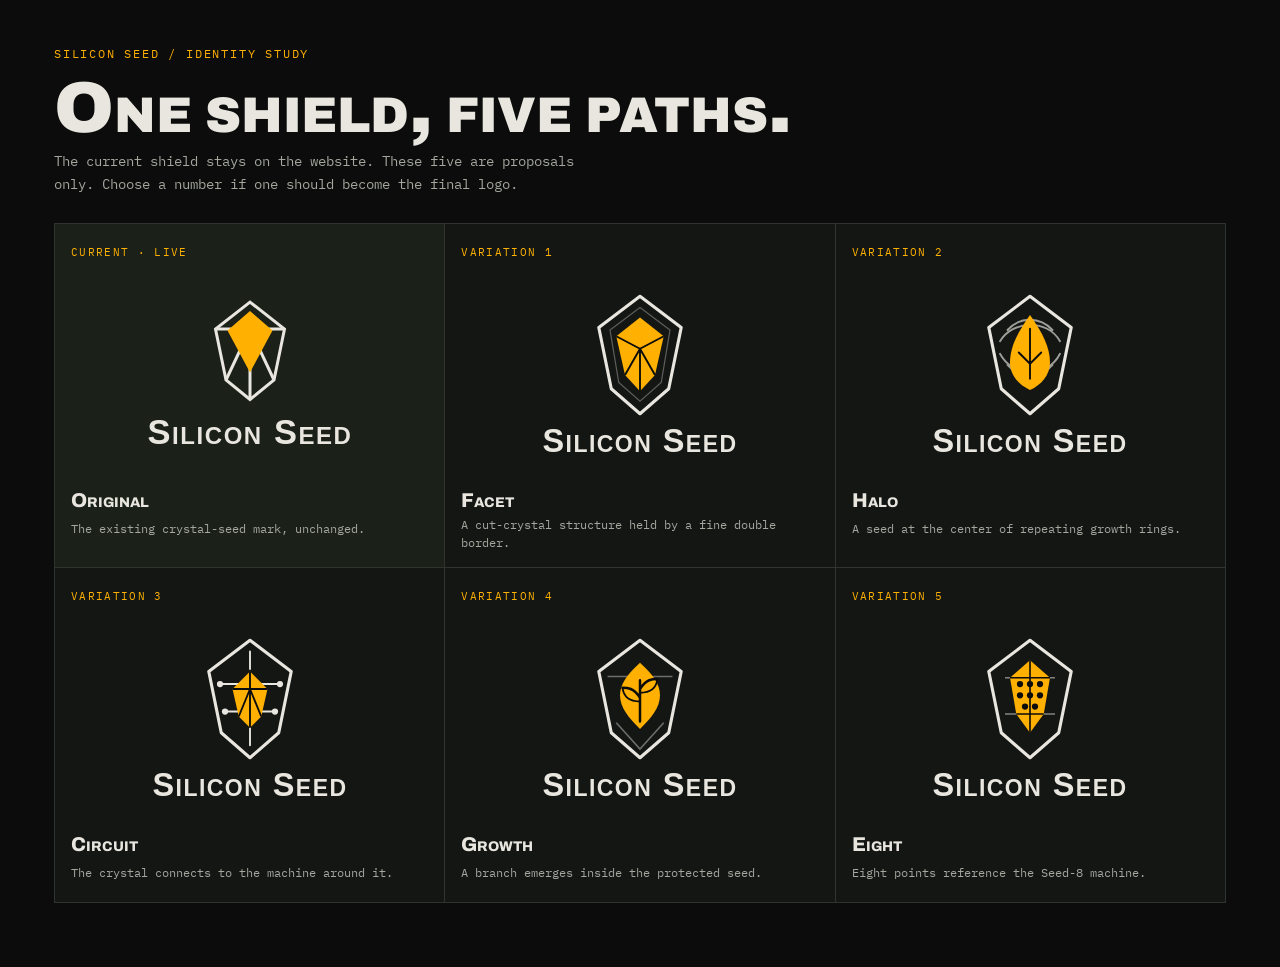
<file: silicon-seed-logo-explorations/index.html>
<!doctype html>
<html lang="en">
<head>
<meta charset="utf-8">
<meta name="viewport" content="width=device-width, initial-scale=1">
<title>Silicon Seed · Shield logo explorations</title>
<link rel="preconnect" href="https://fonts.googleapis.com">
<link rel="stylesheet" href="https://fonts.googleapis.com/css2?family=Archivo:wdth,wght@62..125,400..900&family=IBM+Plex+Mono:wght@400;500;600&display=swap">
<style>
  * { box-sizing: border-box; }
  body { margin: 0; background: #0b0c0b; color: #e8e6df; font-family: "IBM Plex Mono", monospace; }
  main { max-width: 1220px; margin: auto; padding: 42px 24px 64px; }
  .eyebrow { color: #ffb000; font-size: 12px; letter-spacing: .15em; text-transform: uppercase; }
  h1 { margin: 12px 0 8px; font: 900 clamp(38px, 7vw, 72px)/.95 Archivo, sans-serif; font-variant-caps: small-caps; }
  .intro { margin: 0 0 28px; color: #a3a79e; font-size: 14px; max-width: 68ch; line-height: 1.6; }
  .grid { display: grid; grid-template-columns: repeat(3, minmax(0, 1fr)); gap: 1px; background: #303430; border: 1px solid #303430; }
  figure { margin: 0; min-width: 0; padding: 16px; background: #141614; }
  figure.current { background: #1b2019; }
  .number { font-size: 11px; letter-spacing: .12em; color: #ffb000; text-transform: uppercase; }
  figure img { display: block; width: min(100%, 300px); height: 210px; object-fit: contain; margin: 10px auto; }
  figcaption { display: grid; gap: 6px; min-height: 52px; }
  figcaption strong { font: 800 20px/1 Archivo, sans-serif; font-variant-caps: small-caps; }
  figcaption span { font-size: 12px; line-height: 1.45; color: #a3a79e; }
  @media (max-width: 760px) { .grid { grid-template-columns: repeat(2, minmax(0, 1fr)); } }
  @media (max-width: 520px) { .grid { grid-template-columns: 1fr; } main { padding-inline: 16px; } }
</style>
</head>
<body>
<main>
  <span class="eyebrow">Silicon Seed / identity study</span>
  <h1>One shield, five paths.</h1>
  <p class="intro">The current shield stays on the website. These five are proposals only. Choose a number if one should become the final logo.</p>
  <div class="grid">
    <figure class="current"><span class="number">Current · live</span><img src="../silicon-seed-site/logos/01-crystal.svg" alt="Current crystal shield logo"><figcaption><strong>Original</strong><span>The existing crystal-seed mark, unchanged.</span></figcaption></figure>
    <figure><span class="number">Variation 1</span><img src="01-faceted-seed.svg" alt="Faceted seed shield"><figcaption><strong>Facet</strong><span>A cut-crystal structure held by a fine double border.</span></figcaption></figure>
    <figure><span class="number">Variation 2</span><img src="02-halo-seed.svg" alt="Halo seed shield"><figcaption><strong>Halo</strong><span>A seed at the center of repeating growth rings.</span></figcaption></figure>
    <figure><span class="number">Variation 3</span><img src="03-circuit-seed.svg" alt="Circuit seed shield"><figcaption><strong>Circuit</strong><span>The crystal connects to the machine around it.</span></figcaption></figure>
    <figure><span class="number">Variation 4</span><img src="04-growing-seed.svg" alt="Growing seed shield"><figcaption><strong>Growth</strong><span>A branch emerges inside the protected seed.</span></figcaption></figure>
    <figure><span class="number">Variation 5</span><img src="05-eight-seed.svg" alt="Eight-bit seed shield"><figcaption><strong>Eight</strong><span>Eight points reference the Seed-8 machine.</span></figcaption></figure>
  </div>
</main>
</body>
</html>
</file>
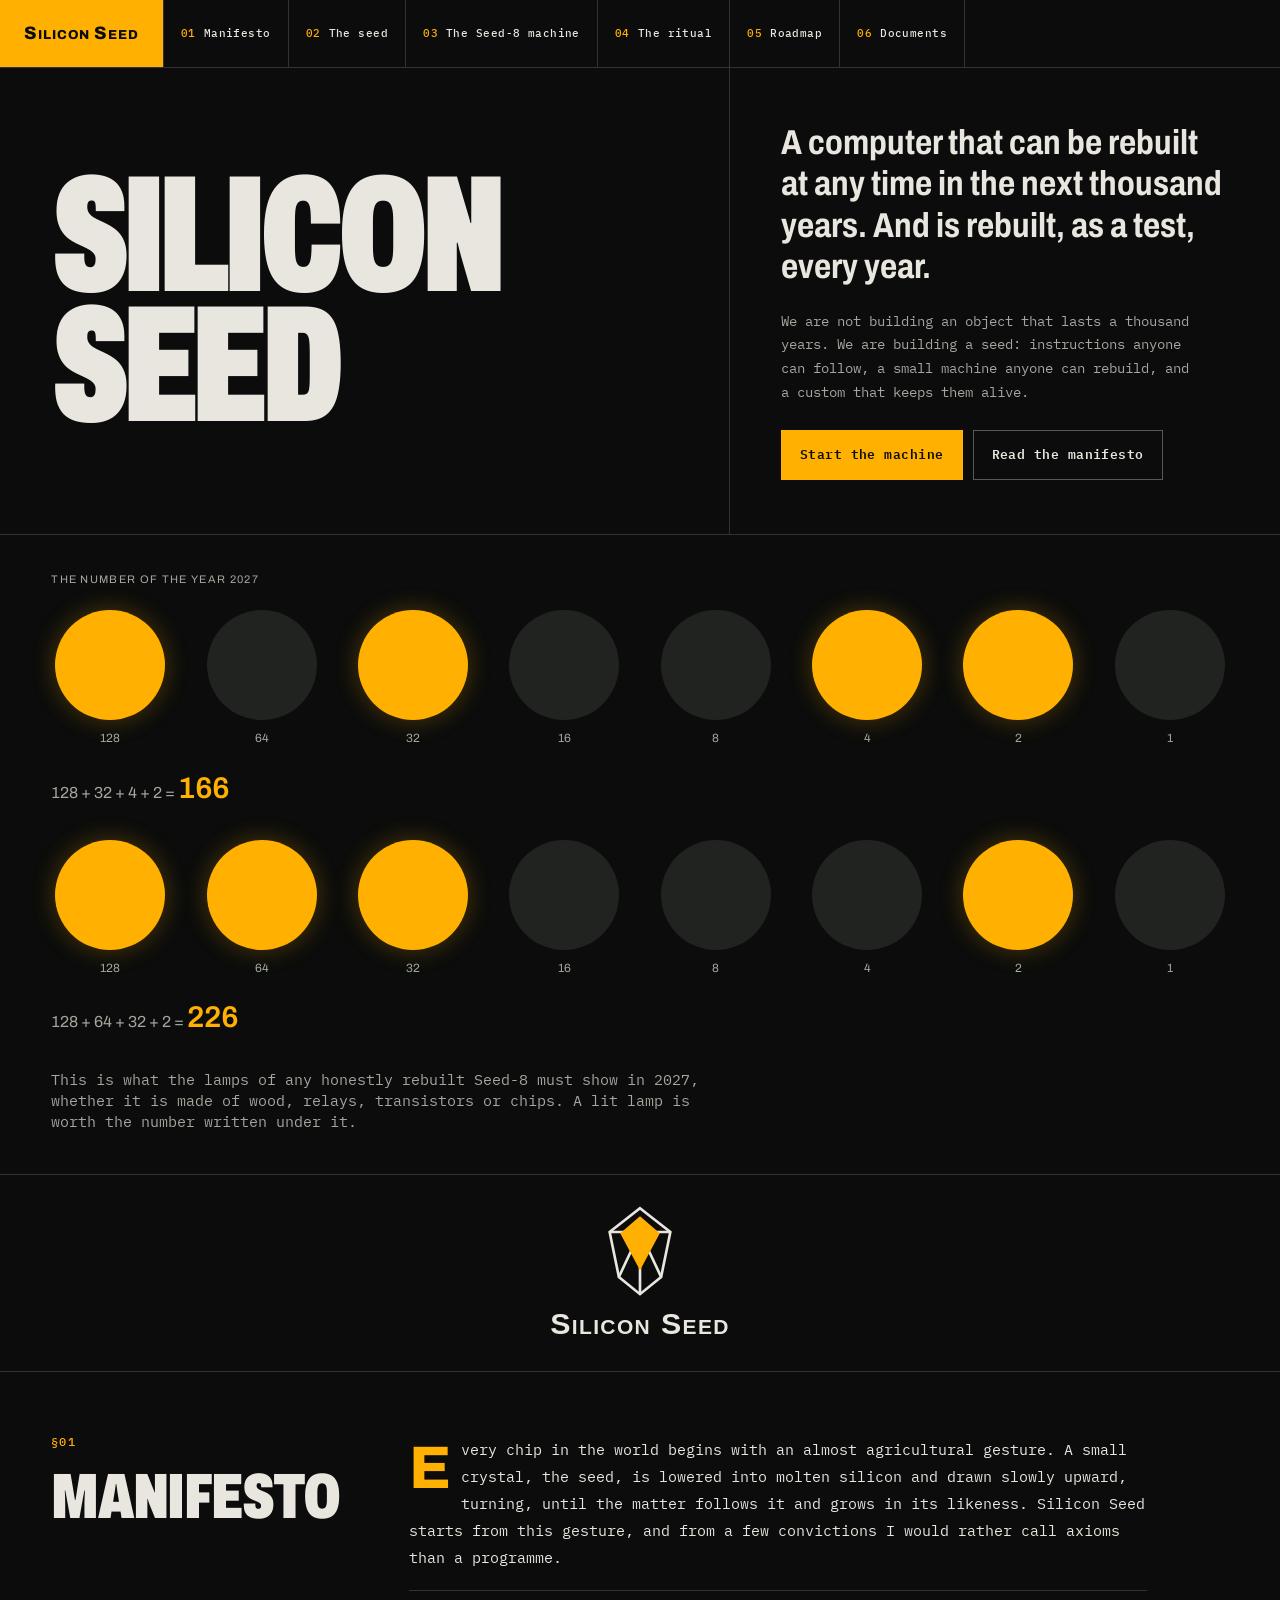
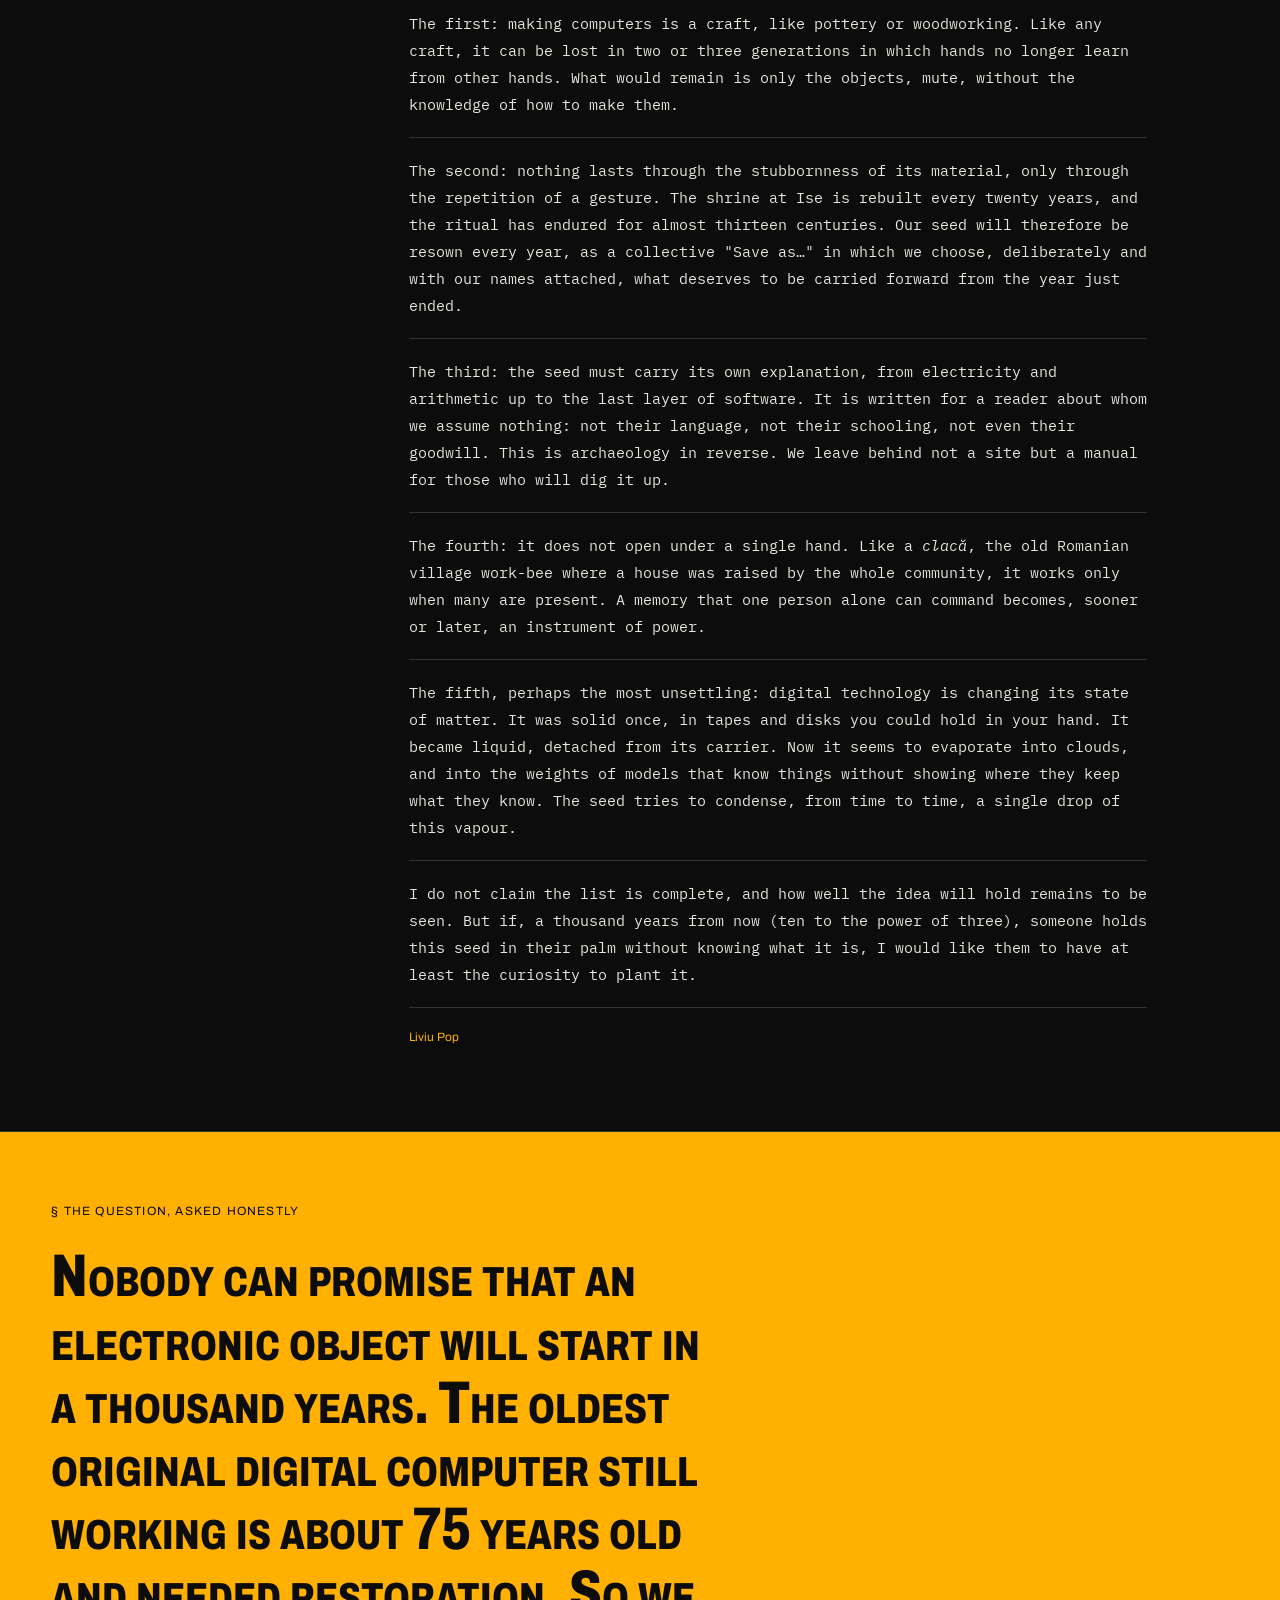
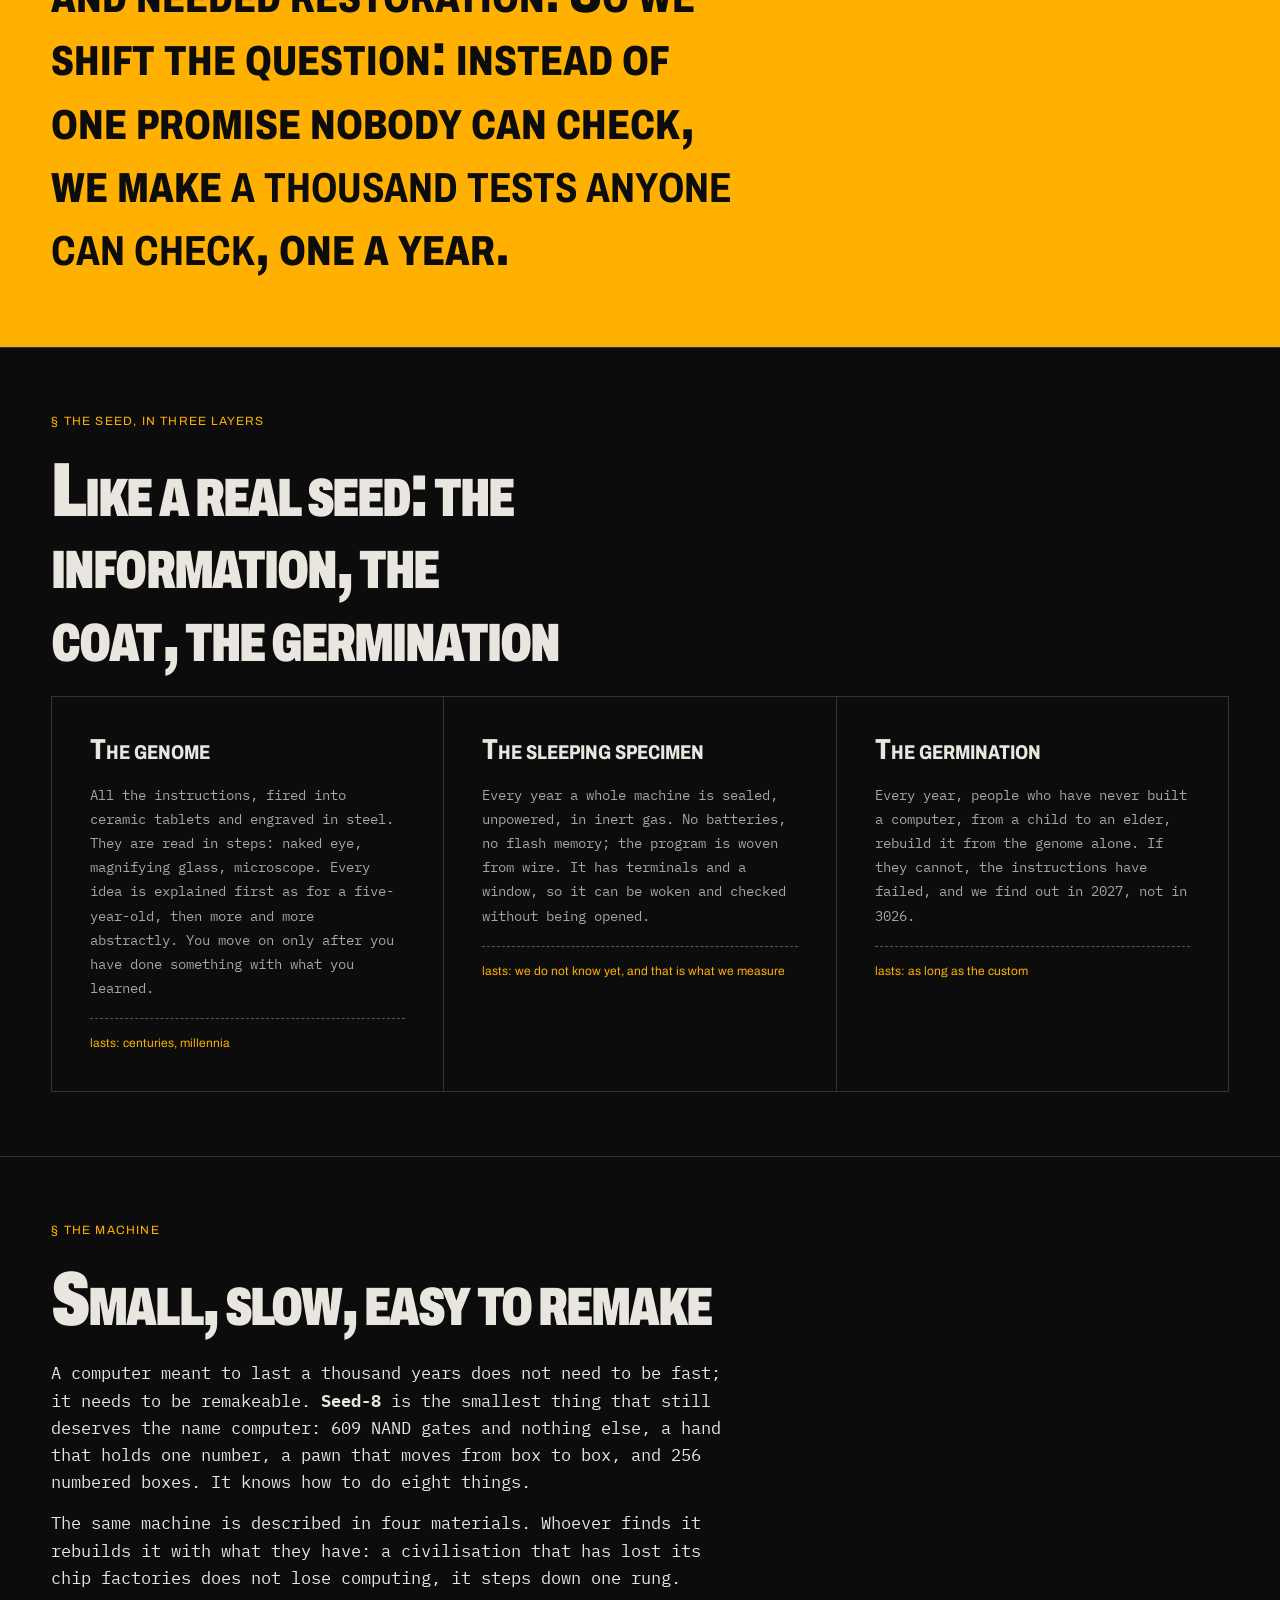
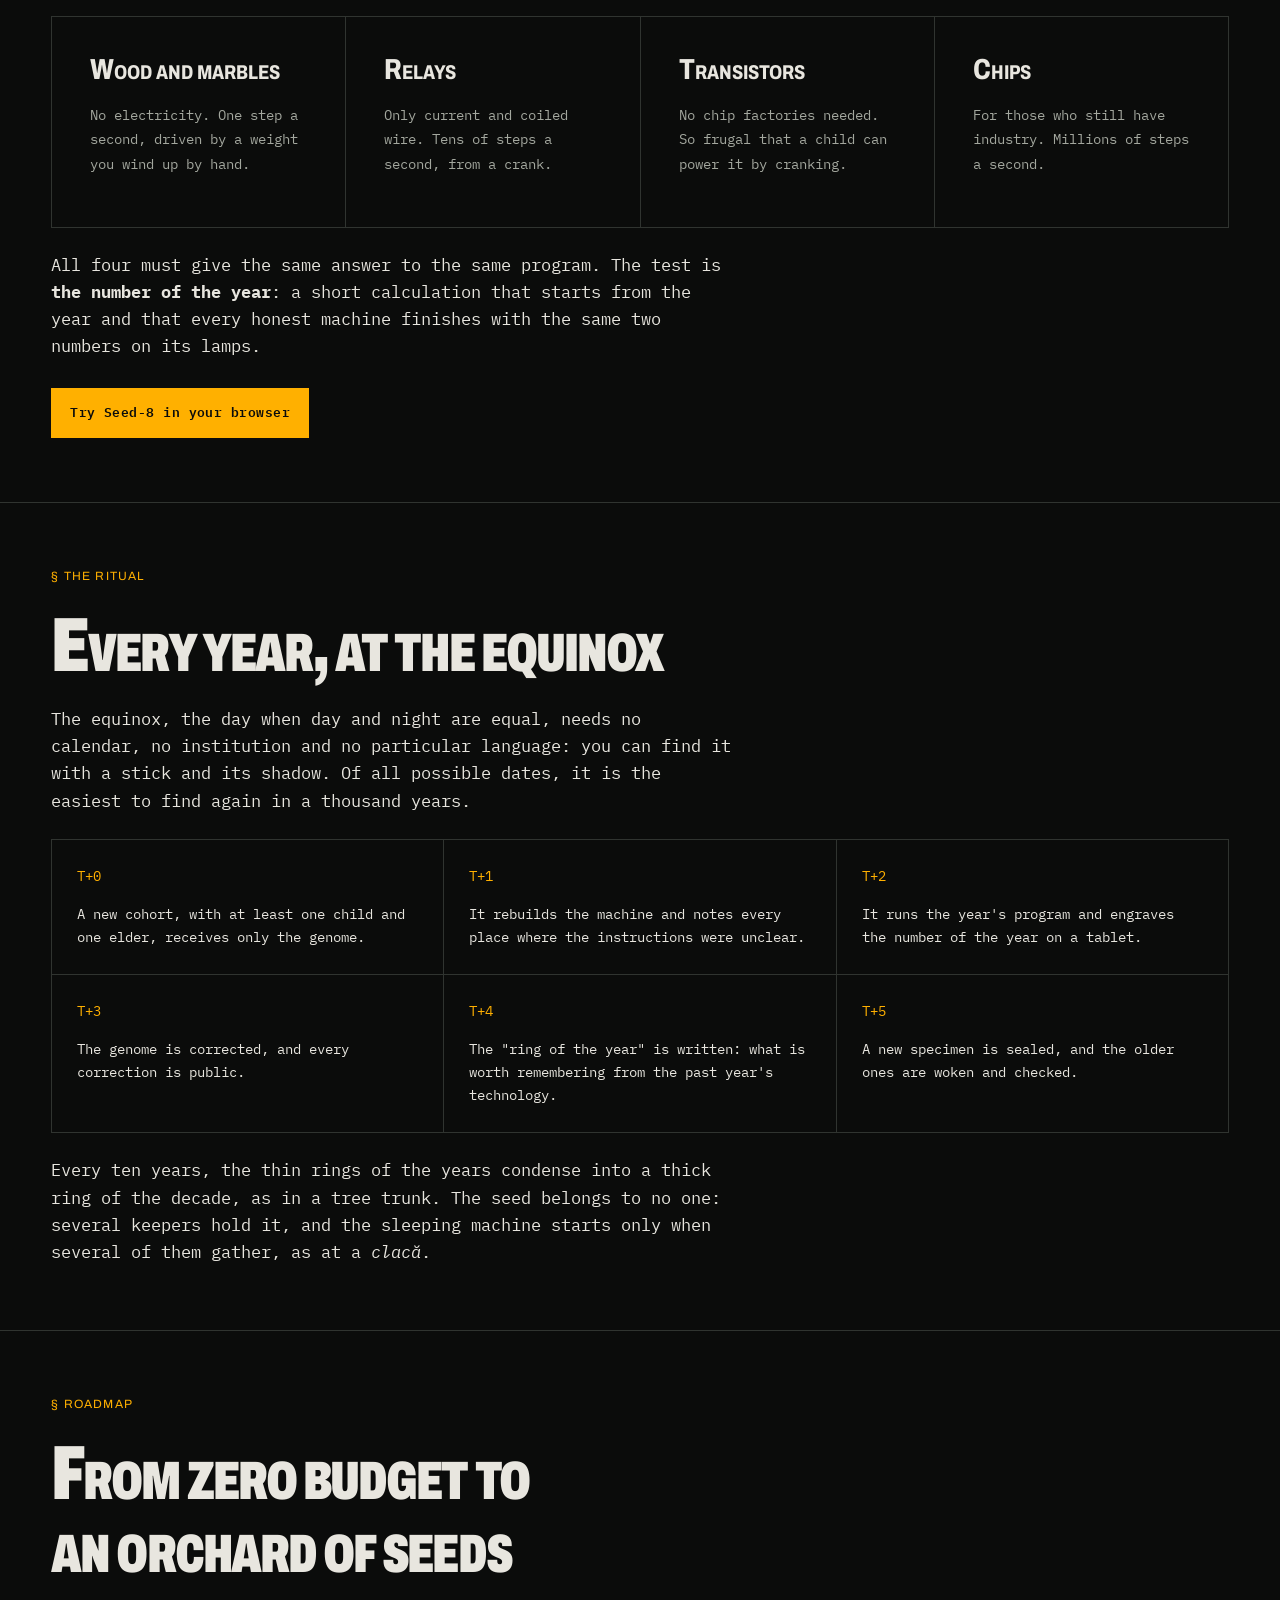
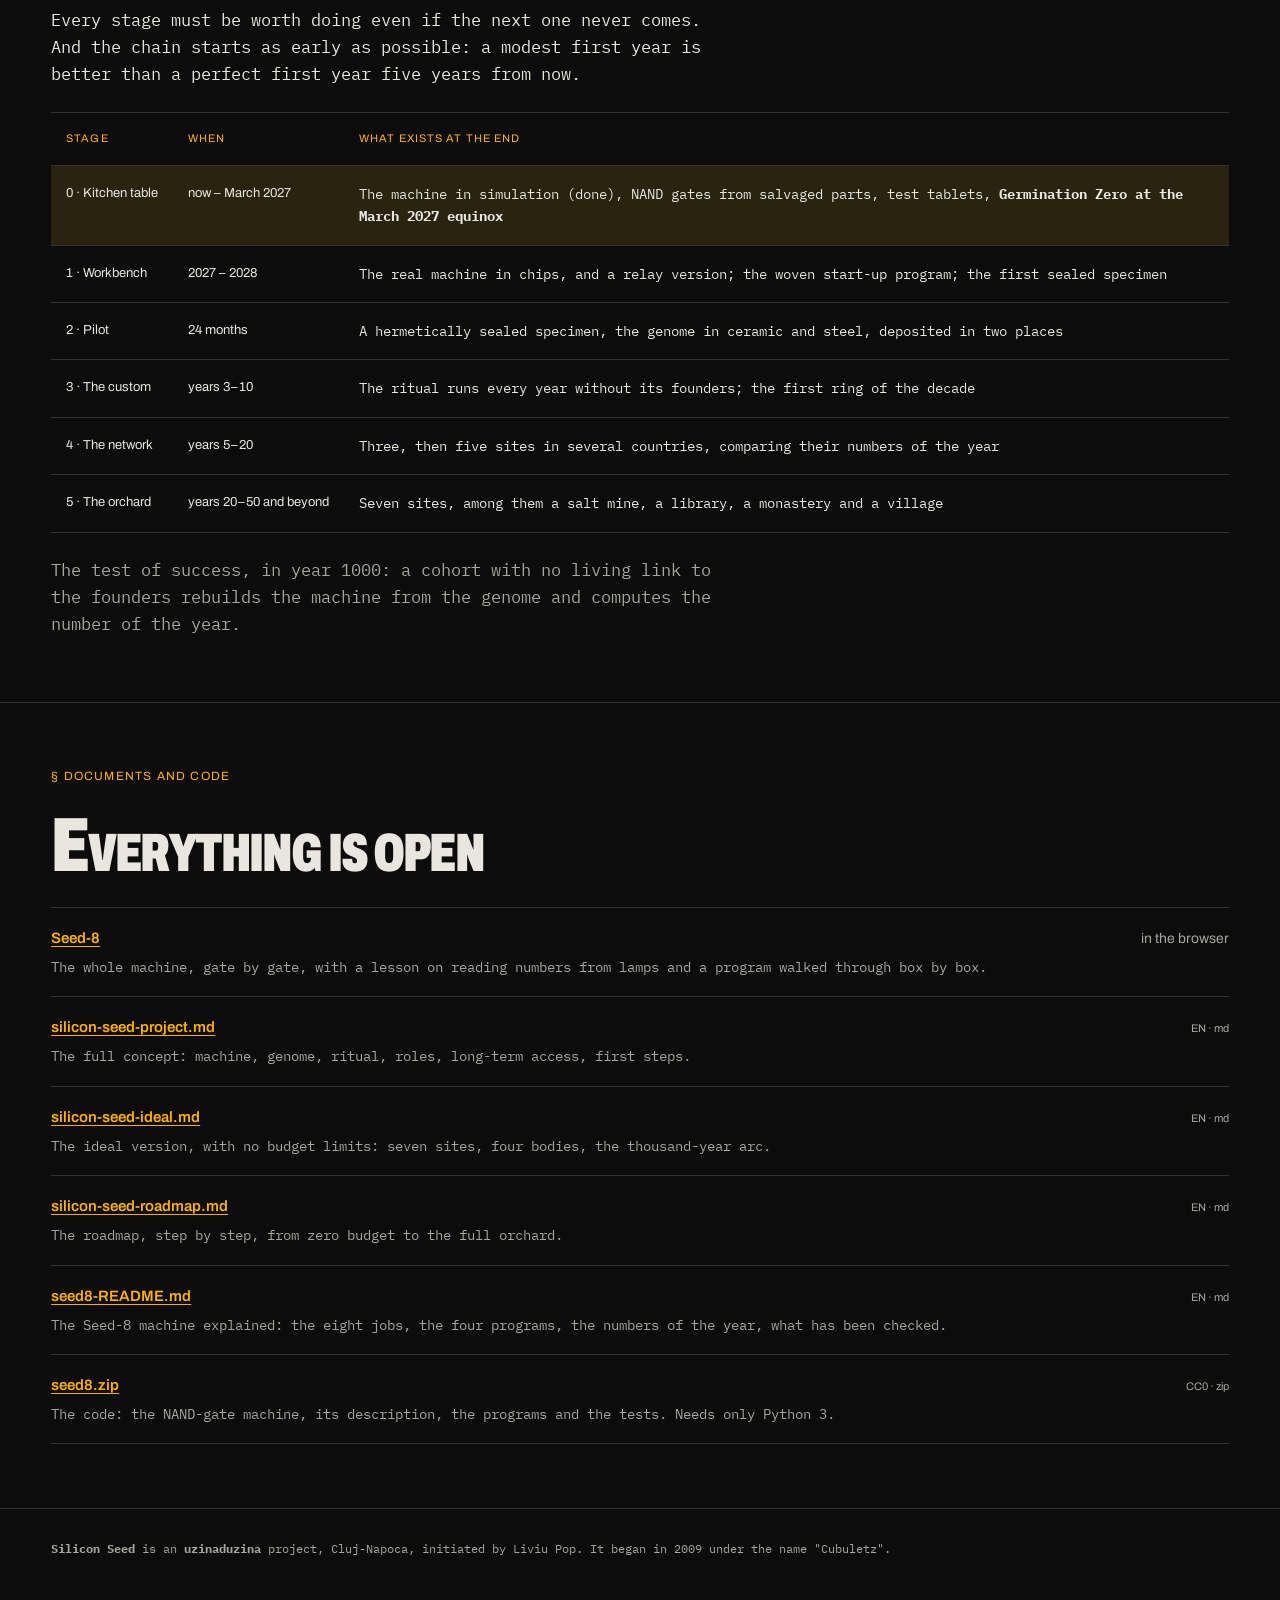
<file: silicon-seed-site/index.html>
<!doctype html>
<html lang="en">
<head>
<meta charset="utf-8">
<meta name="viewport" content="width=device-width, initial-scale=1, viewport-fit=cover">
<title>Silicon Seed</title>
<meta name="description" content="Silicon Seed: a computer that can be rebuilt at any time in the next thousand years, and is rebuilt, as a test, every year.">
<meta property="og:title" content="Silicon Seed">
<meta property="og:description" content="A seed that can be germinated at any point in the next thousand years, and is germinated, as a test, every year.">
<link rel="icon" href="favicon.svg" type="image/svg+xml">
<link rel="preconnect" href="https://fonts.googleapis.com">
<link rel="preconnect" href="https://fonts.gstatic.com" crossorigin>
<link rel="stylesheet" href="https://fonts.googleapis.com/css2?family=Archivo:wdth,wght@62..125,400..900&family=IBM+Plex+Mono:wght@400;500;600&display=swap">
<style>
/* Layout: one reading column for the argument, widening to grids only where the content is a set (layers, bodies, stages). */
:root {
  --bg: #e7ece6;
  --panel: #d6ded5;
  --edge: #b7c3b6;
  --ink: #1d2a24;
  --soft: #4d5e55;
  --lamp-off: #b9bfae;
  --lamp-on: #f0a12a;
  --glow: rgba(240, 161, 42, .55);
  --deep: #2d4a3e;
  --deep-ink: #f4f1e8;
  --display: "Martian Mono", "IBM Plex Mono", ui-monospace, monospace;
  --body: "Literata", Georgia, "Times New Roman", serif;
  color-scheme: light;
}
@media (prefers-color-scheme: dark) { :root:not([data-theme="light"]) {
  --bg: #141b18; --panel: #1f2a25; --edge: #33433b; --ink: #e3ebe5; --soft: #9fb0a6;
  --lamp-off: #3a4740; --lamp-on: #ffb23e; --glow: rgba(255, 178, 62, .5); --deep: #9cc3ae; --deep-ink: #1a231f; color-scheme: dark; } }
:root[data-theme="dark"] {
  --bg: #141b18; --panel: #1f2a25; --edge: #33433b; --ink: #e3ebe5; --soft: #9fb0a6;
  --lamp-off: #3a4740; --lamp-on: #ffb23e; --glow: rgba(255, 178, 62, .5); --deep: #9cc3ae; --deep-ink: #1a231f; color-scheme: dark; }

* { box-sizing: border-box; }
html[lang="ro"] [lang="en"]:not(html), html[lang="en"] [lang="ro"]:not(html) { display: none !important; }
body { margin: 0; background: var(--bg); color: var(--ink); font-family: var(--body); font-size: 17px; line-height: 1.6; }
a { color: inherit; text-decoration-color: var(--lamp-on); text-underline-offset: 3px; }
a:hover { text-decoration-thickness: 2px; }
:focus-visible { outline: 3px solid var(--lamp-on); outline-offset: 2px; }
.wrap { max-width: 1040px; margin: 0 auto; padding-inline: 18px; }
.col { max-width: 68ch; }
p { margin: 0; }
section { padding-block: 44px; border-top: 1px solid var(--edge); display: grid; gap: 18px; }
h1, h2, h3 { font-family: var(--display); margin: 0; text-wrap: balance; }
h2 { font-size: clamp(20px, 3.4vw, 26px); font-weight: 600; letter-spacing: -.01em; }
h3 { font-size: 14px; font-weight: 600; letter-spacing: .01em; }
.label { font-family: var(--display); font-size: 11px; letter-spacing: .12em; text-transform: uppercase; color: var(--soft); }
.soft { color: var(--soft); }

/* nav */
nav { display: flex; flex-wrap: wrap; gap: 10px 20px; align-items: center; justify-content: space-between; padding-block: 16px; }
nav .links { display: flex; flex-wrap: wrap; gap: 6px 18px; font-family: var(--display); font-size: 13px; }
nav .links a { text-decoration: none; }
nav .links a:hover { text-decoration: underline; }
.brand { font-family: var(--display); font-weight: 800; font-size: 15px; text-decoration: none; }
.lang { display: flex; gap: 4px; }
.lang button { font-family: var(--display); font-size: 12px; padding: 5px 9px; border-radius: 4px; border: 1px solid var(--edge); background: transparent; color: var(--ink); cursor: pointer; }
.lang button[aria-pressed="true"] { background: var(--deep); color: var(--deep-ink); border-color: var(--deep); }

/* hero */
.hero { padding-block: 40px 52px; display: grid; grid-template-columns: minmax(0, 1.25fr) minmax(0, 1fr); gap: 36px; align-items: center; }
@media (max-width: 820px) { .hero { grid-template-columns: minmax(0, 1fr); } }
.hero h1 { font-size: clamp(40px, 9vw, 76px); font-weight: 800; letter-spacing: -.035em; line-height: .98; }
.hero .claim { font-size: clamp(19px, 2.4vw, 23px); line-height: 1.45; margin-top: 18px; max-width: 32ch; }
.hero .sub { margin-top: 14px; color: var(--soft); max-width: 46ch; }
.cta { display: flex; flex-wrap: wrap; gap: 10px; margin-top: 22px; }
.btn { font-family: var(--display); font-size: 13px; font-weight: 600; padding: 10px 15px; border-radius: 4px; border: 1px solid var(--deep); background: var(--deep); color: var(--deep-ink); text-decoration: none; }
.btn.ghost { background: transparent; color: var(--ink); border-color: var(--edge); }
.yearbox { background: var(--panel); border: 1px solid var(--edge); border-radius: 6px; padding: 20px 18px; display: grid; gap: 14px; }
.lamprow { display: grid; grid-template-columns: repeat(8, minmax(0, 1fr)); gap: 7px; }
.lamprow div { display: grid; justify-items: center; gap: 4px; }
.lamprow i { width: clamp(20px, 4.5vw, 30px); aspect-ratio: 1; border-radius: 50%; background: var(--lamp-off); box-shadow: inset 0 -2px 0 rgba(0,0,0,.12); display: block; }
.lamprow i.on { background: var(--lamp-on); box-shadow: 0 0 14px 3px var(--glow); }
.lamprow small { font-family: var(--display); font-size: 10px; color: var(--soft); }
.readout { font-family: var(--display); font-size: 13px; font-variant-numeric: tabular-nums; }
.readout b { font-size: 22px; font-weight: 600; }

/* manifesto */
.manifesto { font-size: 18px; line-height: 1.7; display: grid; gap: 1em; }
.manifesto p:first-child::first-letter { font-family: var(--display); font-weight: 800; font-size: 3.1em; float: left; line-height: .9; margin: 4px 8px 0 0; color: var(--deep); }
.sign { font-family: var(--display); font-size: 12px; color: var(--soft); }

/* sets */
.grid3 { display: grid; grid-template-columns: repeat(auto-fit, minmax(min(100%, 260px), 1fr)); gap: 16px; }
.grid4 { display: grid; grid-template-columns: repeat(auto-fit, minmax(min(100%, 210px), 1fr)); gap: 14px; }
.tile { background: var(--panel); border: 1px solid var(--edge); border-radius: 6px; padding: 16px; display: grid; gap: 8px; align-content: start; }
.tile p { font-size: 15.5px; line-height: 1.5; }
.tile .meta { font-family: var(--display); font-size: 11.5px; color: var(--soft); }
.big { font-size: 19px; line-height: 1.55; }
ol.steps { margin: 0; padding-left: 1.4em; display: grid; gap: 8px; max-width: 68ch; }
ol.steps li::marker { font-family: var(--display); font-size: 13px; color: var(--soft); }
.table { overflow-x: auto; }
table { border-collapse: collapse; width: 100%; font-size: 15px; min-width: 560px; }
th, td { text-align: left; padding: 10px 12px; border-bottom: 1px solid var(--edge); vertical-align: top; }
th { font-family: var(--display); font-size: 11px; letter-spacing: .1em; text-transform: uppercase; color: var(--soft); font-weight: 400; }
td.n { font-family: var(--display); font-size: 13px; white-space: nowrap; }
tr.now td { background: var(--panel); }
.docs { display: grid; gap: 10px; max-width: 760px; }
.doc { display: grid; grid-template-columns: minmax(0, 1fr) auto; gap: 4px 16px; align-items: baseline; padding: 12px 0; border-bottom: 1px solid var(--edge); }
.doc a { font-family: var(--display); font-size: 14px; font-weight: 600; }
.doc span { color: var(--soft); font-size: 15px; grid-column: 1 / -1; }
.doc em { font-family: var(--display); font-style: normal; font-size: 11px; color: var(--soft); }
footer { border-top: 1px solid var(--edge); padding-block: 28px 48px; font-size: 14.5px; color: var(--soft); display: grid; gap: 6px; }
@media (prefers-reduced-motion: reduce) { * { transition: none !important; } }
</style>
<link rel="stylesheet" href="panel.css?v=20261017">
</head>
<body class="site-home">
<div class="wrap">

<nav aria-label="Main">
  <a class="brand" href="./">Silicon Seed</a>
  <div class="links">
    <a href="#manifest"><span lang="ro">Manifest</span><span lang="en">Manifesto</span></a>
    <a href="#samanta"><span lang="ro">Sămânța</span><span lang="en">The seed</span></a>
    <a href="seed8/"><span lang="ro">Mașina Seed-8</span><span lang="en">The Seed-8 machine</span></a>
    <a href="#ritual"><span lang="ro">Ritualul</span><span lang="en">The ritual</span></a>
    <a href="#drum"><span lang="ro">Drumul</span><span lang="en">Roadmap</span></a>
    <a href="#documente"><span lang="ro">Documente</span><span lang="en">Documents</span></a>
  </div>
</nav>

<!-- hero -->
<header class="hero">
  <div class="hero-main">
  <div class="hero-title"><h1>Silicon Seed</h1></div>
  <div class="hero-copy">
    <p class="claim" lang="ro">Un calculator care poate fi refăcut oricând în următorii o mie de ani. Și care e refăcut, ca probă, în fiecare an.</p>
    <p class="claim" lang="en">A computer that can be rebuilt at any time in the next thousand years. And is rebuilt, as a test, every year.</p>
    <p class="sub" lang="ro">Nu construim un obiect care rezistă o mie de ani. Construim o sămânță: instrucțiuni pe care le poate urma oricine, o mașină mică pe care o poate reface oricine și un obicei care le ține în viață.</p>
    <p class="sub" lang="en">We are not building an object that lasts a thousand years. We are building a seed: instructions anyone can follow, a small machine anyone can rebuild, and a custom that keeps them alive.</p>
    <div class="cta">
      <a class="btn" href="seed8/"><span lang="ro">Pornește mașina</span><span lang="en">Start the machine</span></a>
      <a class="btn ghost" href="#manifest"><span lang="ro">Citește manifestul</span><span lang="en">Read the manifesto</span></a>
    </div>
  </div>
  </div>
  <figure class="yearbox" style="margin:0">
    <span class="label"><span lang="ro">Numărul anului 2027</span><span lang="en">The number of the year 2027</span></span>
    <div class="lamprow" id="y1"></div>
    <div class="readout" id="y1r"></div>
    <div class="lamprow" id="y2"></div>
    <div class="readout" id="y2r"></div>
    <figcaption class="soft" style="font-size:14.5px;line-height:1.45">
      <span lang="ro">Așa trebuie să arate becurile oricărei mașini Seed-8 refăcute cinstit în 2027, fie ea din lemn, relee, tranzistori sau cipuri. Un bec aprins valorează numărul scris sub el.</span>
      <span lang="en">This is what the lamps of any honestly rebuilt Seed-8 must show in 2027, whether it is made of wood, relays, transistors or chips. A lit lamp is worth the number written under it.</span>
    </figcaption>
  </figure>
  <div class="logo-band" aria-label="Silicon Seed shield logo">
    <img src="logos/01-crystal.svg" alt="Silicon Seed shield logo with crystal seed" width="200" height="118">
  </div>
</header>

<!-- manifesto -->
<section id="manifest">
  <span class="label"><span lang="ro">Manifest</span><span lang="en">Manifesto</span></span>
  <div class="manifesto col" lang="ro">
    <p>Orice cip din lume începe printr-un gest aproape agricol. Un cristal mic, sămânța, este coborât în siliciul topit și ridicat încet, rotindu-se, până când materia îl urmează și crește după chipul lui. De la acest gest pornește Silicon Seed, și de la câteva convingeri pe care le formulez mai degrabă ca axiome decât ca program.</p>
    <p>Prima: a face calculatoare este un meșteșug, ca olăritul sau lemnăritul. Ca orice meșteșug, se poate pierde în două-trei generații în care mâinile nu mai învață de la alte mâini. După ele ar rămâne doar obiectele, mute, fără știința de a le face.</p>
    <p>A doua: nimic nu durează prin încăpățânarea materialului, ci prin repetarea gestului. Templul de la Ise este reconstruit din douăzeci în douăzeci de ani, iar ritualul ține de aproape o mie trei sute de ani. Sămânța noastră va fi deci resemănată în fiecare an, ca un „Salvează ca…” colectiv în care alegem, asumat, ce merită dus mai departe din anul tocmai încheiat.</p>
    <p>A treia: sămânța trebuie să-și conțină propria explicație, de la electricitate și aritmetică până la ultimul strat de software. E scrisă pentru un cititor despre care nu presupunem nimic, nici limba, nici școala, nici bunăvoința. Facem arheologie pe dos: lăsăm în urmă nu un sit, ci un manual pentru cei care îl vor săpa.</p>
    <p>A patra: ea nu se deschide sub o singură mână. Ca la o clacă, funcționează doar când sunt mai mulți de față, pentru că o memorie pe care o poate stăpâni unul singur devine, mai devreme sau mai târziu, instrument de putere.</p>
    <p>A cincea, poate cea mai neliniștitoare: tehnologia digitală își schimbă starea de agregare. A fost solidă, în benzi și discuri pe care le puteai ține în mână. A devenit fluidă, desprinsă de suport. Acum pare să se evapore în nori și în greutățile unor modele care știu fără să arate unde țin ceea ce știu. Sămânța încearcă să condenseze, din când în când, o picătură din acest abur.</p>
    <p>Nu pretind că lista e completă, iar cât de bine va rezista ideea rămâne de văzut. Dar dacă peste o mie de ani, zece la puterea a treia, cineva va ține în palmă această sămânță fără să știe ce este, aș vrea să aibă măcar curiozitatea de a o pune în pământ.</p>
    <p class="sign">Liviu Pop</p>
  </div>
  <div class="manifesto col" lang="en">
    <p>Every chip in the world begins with an almost agricultural gesture. A small crystal, the seed, is lowered into molten silicon and drawn slowly upward, turning, until the matter follows it and grows in its likeness. Silicon Seed starts from this gesture, and from a few convictions I would rather call axioms than a programme.</p>
    <p>The first: making computers is a craft, like pottery or woodworking. Like any craft, it can be lost in two or three generations in which hands no longer learn from other hands. What would remain is only the objects, mute, without the knowledge of how to make them.</p>
    <p>The second: nothing lasts through the stubbornness of its material, only through the repetition of a gesture. The shrine at Ise is rebuilt every twenty years, and the ritual has endured for almost thirteen centuries. Our seed will therefore be resown every year, as a collective "Save as…" in which we choose, deliberately and with our names attached, what deserves to be carried forward from the year just ended.</p>
    <p>The third: the seed must carry its own explanation, from electricity and arithmetic up to the last layer of software. It is written for a reader about whom we assume nothing: not their language, not their schooling, not even their goodwill. This is archaeology in reverse. We leave behind not a site but a manual for those who will dig it up.</p>
    <p>The fourth: it does not open under a single hand. Like a <i>clacă</i>, the old Romanian village work-bee where a house was raised by the whole community, it works only when many are present. A memory that one person alone can command becomes, sooner or later, an instrument of power.</p>
    <p>The fifth, perhaps the most unsettling: digital technology is changing its state of matter. It was solid once, in tapes and disks you could hold in your hand. It became liquid, detached from its carrier. Now it seems to evaporate into clouds, and into the weights of models that know things without showing where they keep what they know. The seed tries to condense, from time to time, a single drop of this vapour.</p>
    <p>I do not claim the list is complete, and how well the idea will hold remains to be seen. But if, a thousand years from now (ten to the power of three), someone holds this seed in their palm without knowing what it is, I would like them to have at least the curiosity to plant it.</p>
    <p class="sign">Liviu Pop</p>
  </div>
</section>

<!-- the honest question -->
<section id="intrebarea">
  <span class="label"><span lang="ro">Întrebarea, pusă cinstit</span><span lang="en">The question, asked honestly</span></span>
  <div class="col" style="display:grid;gap:14px">
    <p class="big" lang="ro">Nimeni nu poate promite că un obiect electronic va porni peste o mie de ani. Cel mai vechi calculator digital original care încă merge are în jur de 75 de ani și a avut nevoie de restaurare. Așa că mutăm întrebarea: în loc de o promisiune pe care nu o poate verifica nimeni, facem <b>o mie de probe pe care le poate verifica oricine</b>, câte una pe an.</p>
    <p class="big" lang="en">Nobody can promise that an electronic object will start in a thousand years. The oldest original digital computer still working is about 75 years old and needed restoration. So we shift the question: instead of one promise nobody can check, we make <b>a thousand tests anyone can check</b>, one a year.</p>
  </div>
</section>

<!-- the seed: three layers -->
<section id="samanta">
  <span class="label"><span lang="ro">Sămânța, în trei straturi</span><span lang="en">The seed, in three layers</span></span>
  <h2><span lang="ro">Ca o sămânță adevărată: informația, învelișul, încolțirea</span><span lang="en">Like a real seed: the information, the coat, the germination</span></h2>
  <div class="grid3">
    <div class="tile">
      <h3><span lang="ro">Genomul</span><span lang="en">The genome</span></h3>
      <p lang="ro">Toate instrucțiunile, arse în tăblițe de ceramică și gravate în oțel. Se citesc pe trepte: cu ochiul liber, cu lupa, cu microscopul. Fiecare idee e explicată întâi ca pentru un copil de cinci ani, apoi tot mai abstract. Treci mai departe doar după ce ai reușit să faci ceva cu ce ai învățat.</p>
      <p lang="en">All the instructions, fired into ceramic tablets and engraved in steel. They are read in steps: naked eye, magnifying glass, microscope. Every idea is explained first as for a five-year-old, then more and more abstractly. You move on only after you have done something with what you learned.</p>
      <span class="meta"><span lang="ro">rezistă: secole, milenii</span><span lang="en">lasts: centuries, millennia</span></span>
    </div>
    <div class="tile">
      <h3><span lang="ro">Exemplarul adormit</span><span lang="en">The sleeping specimen</span></h3>
      <p lang="ro">În fiecare an se sigilează o mașină întreagă, nealimentată, în gaz inert. Fără baterii, fără memorie flash; programul e țesut din fir. Are borne și o fereastră, așa că poate fi trezită și verificată fără să fie deschisă.</p>
      <p lang="en">Every year a whole machine is sealed, unpowered, in inert gas. No batteries, no flash memory; the program is woven from wire. It has terminals and a window, so it can be woken and checked without being opened.</p>
      <span class="meta"><span lang="ro">rezistă: nu știm încă, și exact asta măsurăm</span><span lang="en">lasts: we do not know yet, and that is what we measure</span></span>
    </div>
    <div class="tile">
      <h3><span lang="ro">Încolțirea</span><span lang="en">The germination</span></h3>
      <p lang="ro">În fiecare an, oameni care n-au mai construit un calculator, de la un copil la un bătrân, îl refac doar din genom. Dacă nu reușesc, instrucțiunile au greșit, și aflăm asta în 2027, nu în 3026.</p>
      <p lang="en">Every year, people who have never built a computer, from a child to an elder, rebuild it from the genome alone. If they cannot, the instructions have failed, and we find out in 2027, not in 3026.</p>
      <span class="meta"><span lang="ro">rezistă: cât ține obiceiul</span><span lang="en">lasts: as long as the custom</span></span>
    </div>
  </div>
</section>

<!-- the machine -->
<section id="masina">
  <span class="label"><span lang="ro">Mașina</span><span lang="en">The machine</span></span>
  <h2><span lang="ro">Mică, lentă, refăcută ușor</span><span lang="en">Small, slow, easy to remake</span></h2>
  <div class="col" style="display:grid;gap:14px">
    <p lang="ro">Un calculator care trebuie să țină o mie de ani nu trebuie să fie rapid, ci să poată fi refăcut. <b>Seed-8</b> e cel mai mic lucru care încă merită numele de calculator: 609 porți NAND și nimic altceva, o mână care ține un număr, un pion care merge din cutie în cutie și 256 de cutii numerotate. Știe să facă opt lucruri.</p>
    <p lang="en">A computer meant to last a thousand years does not need to be fast; it needs to be remakeable. <b>Seed-8</b> is the smallest thing that still deserves the name computer: 609 NAND gates and nothing else, a hand that holds one number, a pawn that moves from box to box, and 256 numbered boxes. It knows how to do eight things.</p>
    <p lang="ro">Aceeași mașină e descrisă în patru materiale. Cine o găsește o reface cu ce are la îndemână: o civilizație care și-a pierdut fabricile de cipuri nu pierde și calculul, coboară doar o treaptă.</p>
    <p lang="en">The same machine is described in four materials. Whoever finds it rebuilds it with what they have: a civilisation that has lost its chip factories does not lose computing, it steps down one rung.</p>
  </div>
  <div class="grid4">
    <div class="tile"><h3><span lang="ro">Lemn și bile</span><span lang="en">Wood and marbles</span></h3><p lang="ro">Fără electricitate. Un pas pe secundă, mișcat de o greutate pe care o urci cu mâna.</p><p lang="en">No electricity. One step a second, driven by a weight you wind up by hand.</p></div>
    <div class="tile"><h3><span lang="ro">Relee</span><span lang="en">Relays</span></h3><p lang="ro">Doar curent și sârmă bobinată. Zeci de pași pe secundă, cu o manivelă.</p><p lang="en">Only current and coiled wire. Tens of steps a second, from a crank.</p></div>
    <div class="tile"><h3><span lang="ro">Tranzistori</span><span lang="en">Transistors</span></h3><p lang="ro">Fără fabrici de cipuri. Atât de cumpătat, încât un copil îl poate alimenta învârtind.</p><p lang="en">No chip factories needed. So frugal that a child can power it by cranking.</p></div>
    <div class="tile"><h3><span lang="ro">Cipuri</span><span lang="en">Chips</span></h3><p lang="ro">Pentru cine mai are industrie. Milioane de pași pe secundă.</p><p lang="en">For those who still have industry. Millions of steps a second.</p></div>
  </div>
  <p class="col" lang="ro">Toate patru trebuie să dea același răspuns la același program. Proba e <b>numărul anului</b>: un calcul scurt care pornește de la an și pe care orice mașină cinstită îl termină cu aceleași două numere pe becuri.</p>
  <p class="col" lang="en">All four must give the same answer to the same program. The test is <b>the number of the year</b>: a short calculation that starts from the year and that every honest machine finishes with the same two numbers on its lamps.</p>
  <div class="cta"><a class="btn" href="seed8/"><span lang="ro">Încearcă Seed-8 în browser</span><span lang="en">Try Seed-8 in your browser</span></a></div>
</section>

<!-- the ritual -->
<section id="ritual">
  <span class="label"><span lang="ro">Ritualul</span><span lang="en">The ritual</span></span>
  <h2><span lang="ro">În fiecare an, la echinocțiu</span><span lang="en">Every year, at the equinox</span></h2>
  <p class="col" lang="ro">Echinocțiul, ziua în care ziua și noaptea sunt egale, nu are nevoie de calendar, de instituții sau de o anumită limbă: îl găsești cu un băț și cu umbra lui. Dintre toate datele posibile, e cea mai ușor de regăsit peste o mie de ani.</p>
  <p class="col" lang="en">The equinox, the day when day and night are equal, needs no calendar, no institution and no particular language: you can find it with a stick and its shadow. Of all possible dates, it is the easiest to find again in a thousand years.</p>
  <ol class="steps" lang="ro">
    <li>O cohortă nouă, cu cel puțin un copil și un bătrân, primește doar genomul.</li>
    <li>Reface mașina și notează fiecare loc în care instrucțiunile n-au fost clare.</li>
    <li>Rulează programul anului și gravează numărul anului pe o tăbliță.</li>
    <li>Genomul se corectează, iar fiecare corectură e publică.</li>
    <li>Se scrie „inelul anului”: ce merită ținut minte din tehnologia anului care a trecut.</li>
    <li>Se sigilează un exemplar nou, iar cele vechi sunt trezite și verificate.</li>
  </ol>
  <ol class="steps" lang="en">
    <li>A new cohort, with at least one child and one elder, receives only the genome.</li>
    <li>It rebuilds the machine and notes every place where the instructions were unclear.</li>
    <li>It runs the year's program and engraves the number of the year on a tablet.</li>
    <li>The genome is corrected, and every correction is public.</li>
    <li>The "ring of the year" is written: what is worth remembering from the past year's technology.</li>
    <li>A new specimen is sealed, and the older ones are woken and checked.</li>
  </ol>
  <p class="col" lang="ro">La fiecare zece ani, inelele subțiri ale anilor se condensează într-un inel gros al deceniului, ca într-un trunchi de copac. Sămânța nu e a nimănui: o țin mai mulți păstrători, iar mașina adormită pornește doar când se adună mai mulți dintre ei, ca la o clacă.</p>
  <p class="col" lang="en">Every ten years, the thin rings of the years condense into a thick ring of the decade, as in a tree trunk. The seed belongs to no one: several keepers hold it, and the sleeping machine starts only when several of them gather, as at a <i>clacă</i>.</p>
</section>

<!-- roadmap -->
<section id="drum">
  <span class="label"><span lang="ro">Drumul</span><span lang="en">Roadmap</span></span>
  <h2><span lang="ro">De la zero lei la o livadă de semințe</span><span lang="en">From zero budget to an orchard of seeds</span></h2>
  <p class="col" lang="ro">Fiecare etapă trebuie să merite făcută chiar dacă următoarea nu mai vine. Iar lanțul pornește cât mai devreme: un prim an modest e mai bun decât un prim an perfect, peste cinci ani.</p>
  <p class="col" lang="en">Every stage must be worth doing even if the next one never comes. And the chain starts as early as possible: a modest first year is better than a perfect first year five years from now.</p>
  <div class="table">
    <table lang="ro">
      <thead><tr><th>Etapa</th><th>Când</th><th>Ce există la final</th></tr></thead>
      <tbody>
        <tr class="now"><td class="n">0 · Pe masa din bucătărie</td><td class="n">acum – martie 2027</td><td>Mașina în simulare (gata), porți NAND din piese recuperate, tăblițe de probă, <b>Încolțirea Zero la echinocțiul din martie 2027</b></td></tr>
        <tr><td class="n">1 · Pe banc</td><td class="n">2027 – 2028</td><td>Mașina adevărată, din cipuri, și o versiune din relee; programul de pornire țesut; primul exemplar sigilat</td></tr>
        <tr><td class="n">2 · Pilotul</td><td class="n">24 de luni</td><td>Un exemplar sigilat ermetic, genomul în ceramică și oțel, depus în două locuri</td></tr>
        <tr><td class="n">3 · Obiceiul</td><td class="n">anii 3–10</td><td>Ritualul merge în fiecare an fără fondatori; primul inel al deceniului</td></tr>
        <tr><td class="n">4 · Rețeaua</td><td class="n">anii 5–20</td><td>Trei, apoi cinci locuri în mai multe țări, care își compară numerele anului</td></tr>
        <tr><td class="n">5 · Livada</td><td class="n">anii 20–50 și după</td><td>Șapte locuri, între care o mină de sare, o bibliotecă, o mănăstire și un sat</td></tr>
      </tbody>
    </table>
    <table lang="en">
      <thead><tr><th>Stage</th><th>When</th><th>What exists at the end</th></tr></thead>
      <tbody>
        <tr class="now"><td class="n">0 · Kitchen table</td><td class="n">now – March 2027</td><td>The machine in simulation (done), NAND gates from salvaged parts, test tablets, <b>Germination Zero at the March 2027 equinox</b></td></tr>
        <tr><td class="n">1 · Workbench</td><td class="n">2027 – 2028</td><td>The real machine in chips, and a relay version; the woven start-up program; the first sealed specimen</td></tr>
        <tr><td class="n">2 · Pilot</td><td class="n">24 months</td><td>A hermetically sealed specimen, the genome in ceramic and steel, deposited in two places</td></tr>
        <tr><td class="n">3 · The custom</td><td class="n">years 3–10</td><td>The ritual runs every year without its founders; the first ring of the decade</td></tr>
        <tr><td class="n">4 · The network</td><td class="n">years 5–20</td><td>Three, then five sites in several countries, comparing their numbers of the year</td></tr>
        <tr><td class="n">5 · The orchard</td><td class="n">years 20–50 and beyond</td><td>Seven sites, among them a salt mine, a library, a monastery and a village</td></tr>
      </tbody>
    </table>
  </div>
  <p class="col soft" lang="ro">Proba de succes, în anul 1000: o cohortă fără nicio legătură vie cu fondatorii reface mașina din genom și calculează numărul anului.</p>
  <p class="col soft" lang="en">The test of success, in year 1000: a cohort with no living link to the founders rebuilds the machine from the genome and computes the number of the year.</p>
</section>

<!-- documents -->
<section id="documente">
  <span class="label"><span lang="ro">Documente și cod</span><span lang="en">Documents and code</span></span>
  <h2><span lang="ro">Totul e deschis</span><span lang="en">Everything is open</span></h2>
  <div class="docs">
    <div class="doc"><a href="seed8/">Seed-8</a><em><span lang="ro">în browser</span><span lang="en">in the browser</span></em><span lang="ro">Mașina întreagă, poartă cu poartă, cu o lecție despre cum citești un număr din becuri și un program parcurs cutie cu cutie.</span><span lang="en">The whole machine, gate by gate, with a lesson on reading numbers from lamps and a program walked through box by box.</span></div>
    <div class="doc"><a href="docs/silicon-seed-project.md">silicon-seed-project.md</a><em>EN · md</em><span lang="ro">Conceptul complet: mașina, genomul, ritualul, rolurile, accesul pe termen lung, primii pași.</span><span lang="en">The full concept: machine, genome, ritual, roles, long-term access, first steps.</span></div>
    <div class="doc"><a href="docs/silicon-seed-ideal.md">silicon-seed-ideal.md</a><em>EN · md</em><span lang="ro">Versiunea ideală, fără limită de buget: șapte locuri, patru corpuri, arcul de o mie de ani.</span><span lang="en">The ideal version, with no budget limits: seven sites, four bodies, the thousand-year arc.</span></div>
    <div class="doc"><a href="docs/silicon-seed-roadmap.md">silicon-seed-roadmap.md</a><em>EN · md</em><span lang="ro">Drumul pas cu pas, de la zero lei la livada completă.</span><span lang="en">The roadmap, step by step, from zero budget to the full orchard.</span></div>
    <div class="doc"><a href="docs/seed8-README.md">seed8-README.md</a><em>EN · md</em><span lang="ro">Mașina Seed-8 explicată: cele opt sarcini, cele patru programe, numerele anilor, ce s-a verificat.</span><span lang="en">The Seed-8 machine explained: the eight jobs, the four programs, the numbers of the year, what has been checked.</span></div>
    <div class="doc"><a href="docs/seed8.zip" download>seed8.zip</a><em>CC0 · zip</em><span lang="ro">Codul: mașina din porți NAND, descrierea ei, programele și testele. Merge doar cu Python 3.</span><span lang="en">The code: the NAND-gate machine, its description, the programs and the tests. Needs only Python 3.</span></div>
  </div>
</section>

<footer>
  <p lang="ro"><b>Silicon Seed</b> e un proiect <b>uzinaduzina</b>, Cluj-Napoca, inițiat de Liviu Pop. A pornit în 2009 sub numele „Cubuletz”.</p>
  <p lang="en"><b>Silicon Seed</b> is an <b>uzinaduzina</b> project, Cluj-Napoca, initiated by Liviu Pop. It began in 2009 under the name "Cubuletz".</p>
  <!-- TODO: add a contact address here -->
</footer>

</div>

<script>
(function () {
  function lamps(id, rid, n) {
    var row = document.getElementById(id), out = "";
    for (var i = 7; i >= 0; i--) out += '<div><i class="' + ((n >> i) & 1 ? "on" : "") + '"></i><small>' + (1 << i) + "</small></div>";
    row.innerHTML = out;
    var parts = []; for (var j = 7; j >= 0; j--) if ((n >> j) & 1) parts.push(1 << j);
    document.getElementById(rid).innerHTML = parts.join(" + ") + " = <b>" + n + "</b>";
  }
  lamps("y1", "y1r", 166);   // number of the year 2027: 0xA6E2
  lamps("y2", "y2r", 226);

})();
</script>
</body>
</html>
</file>
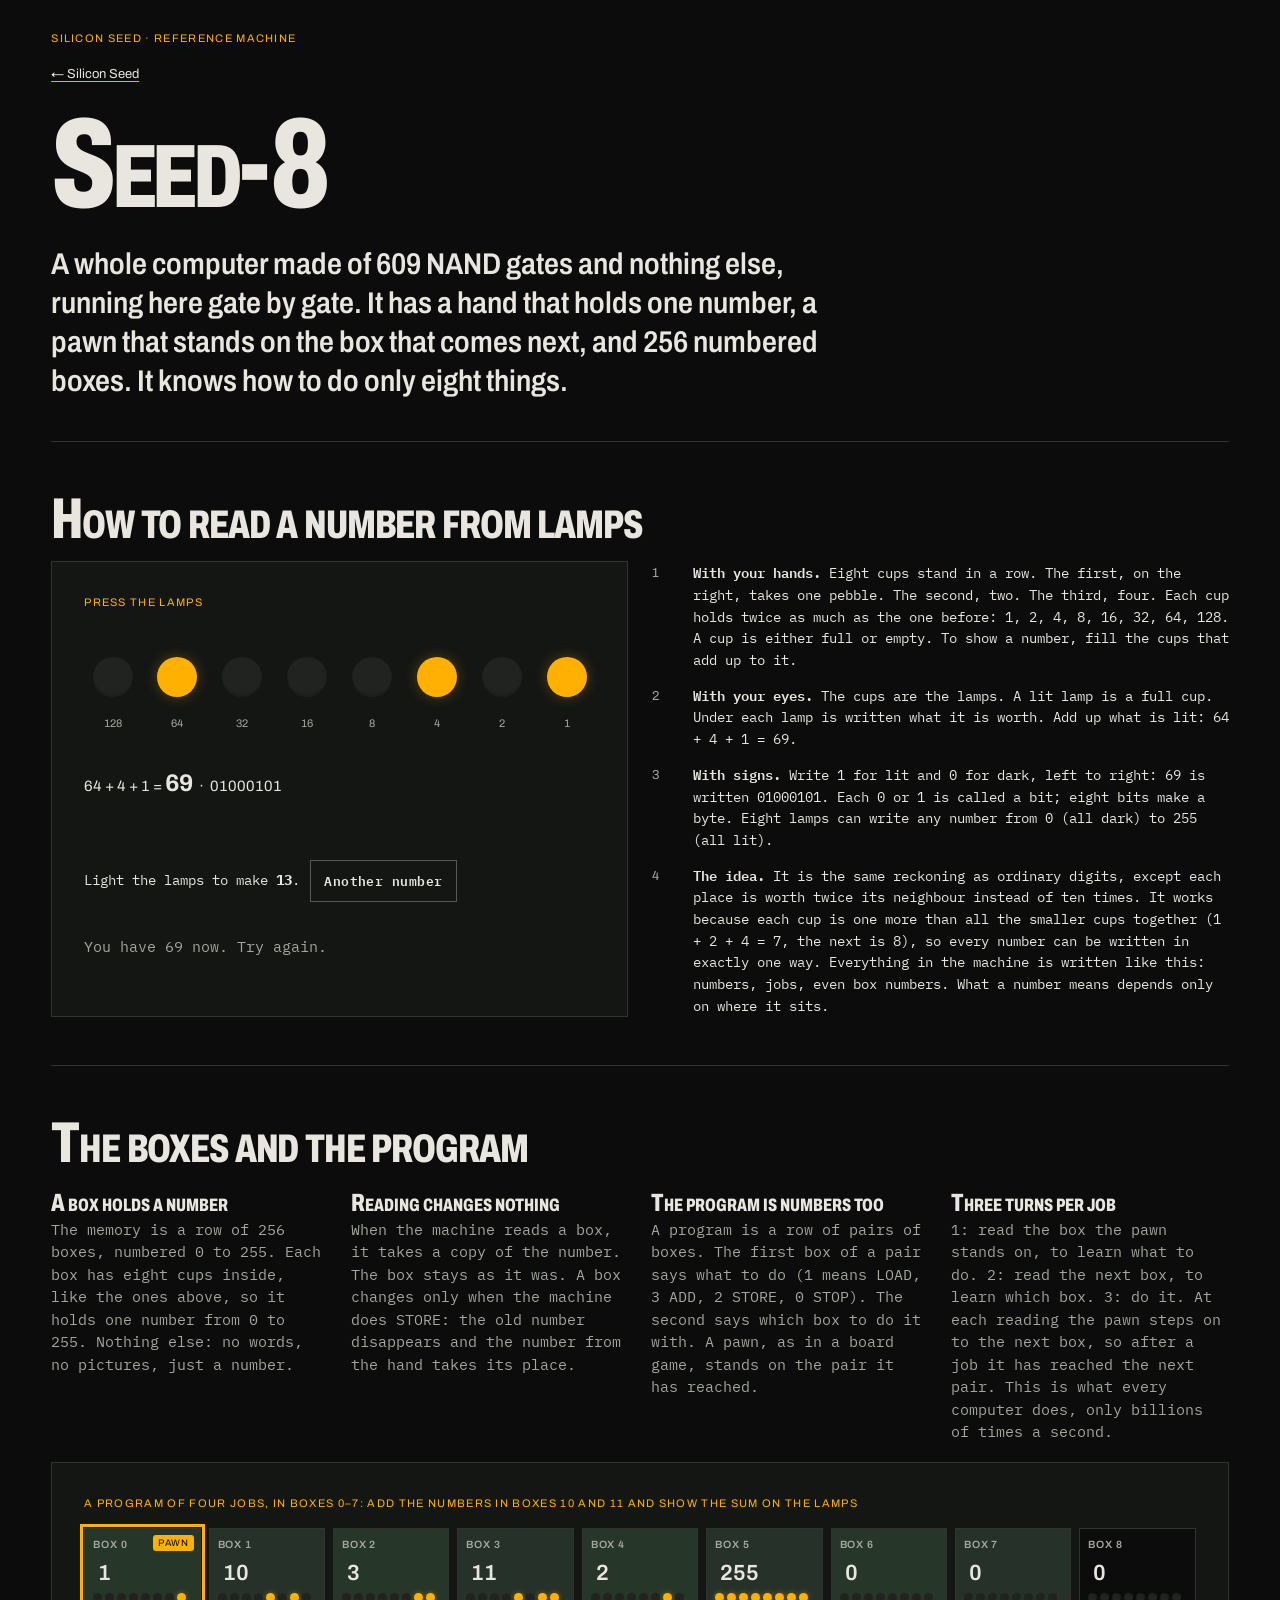
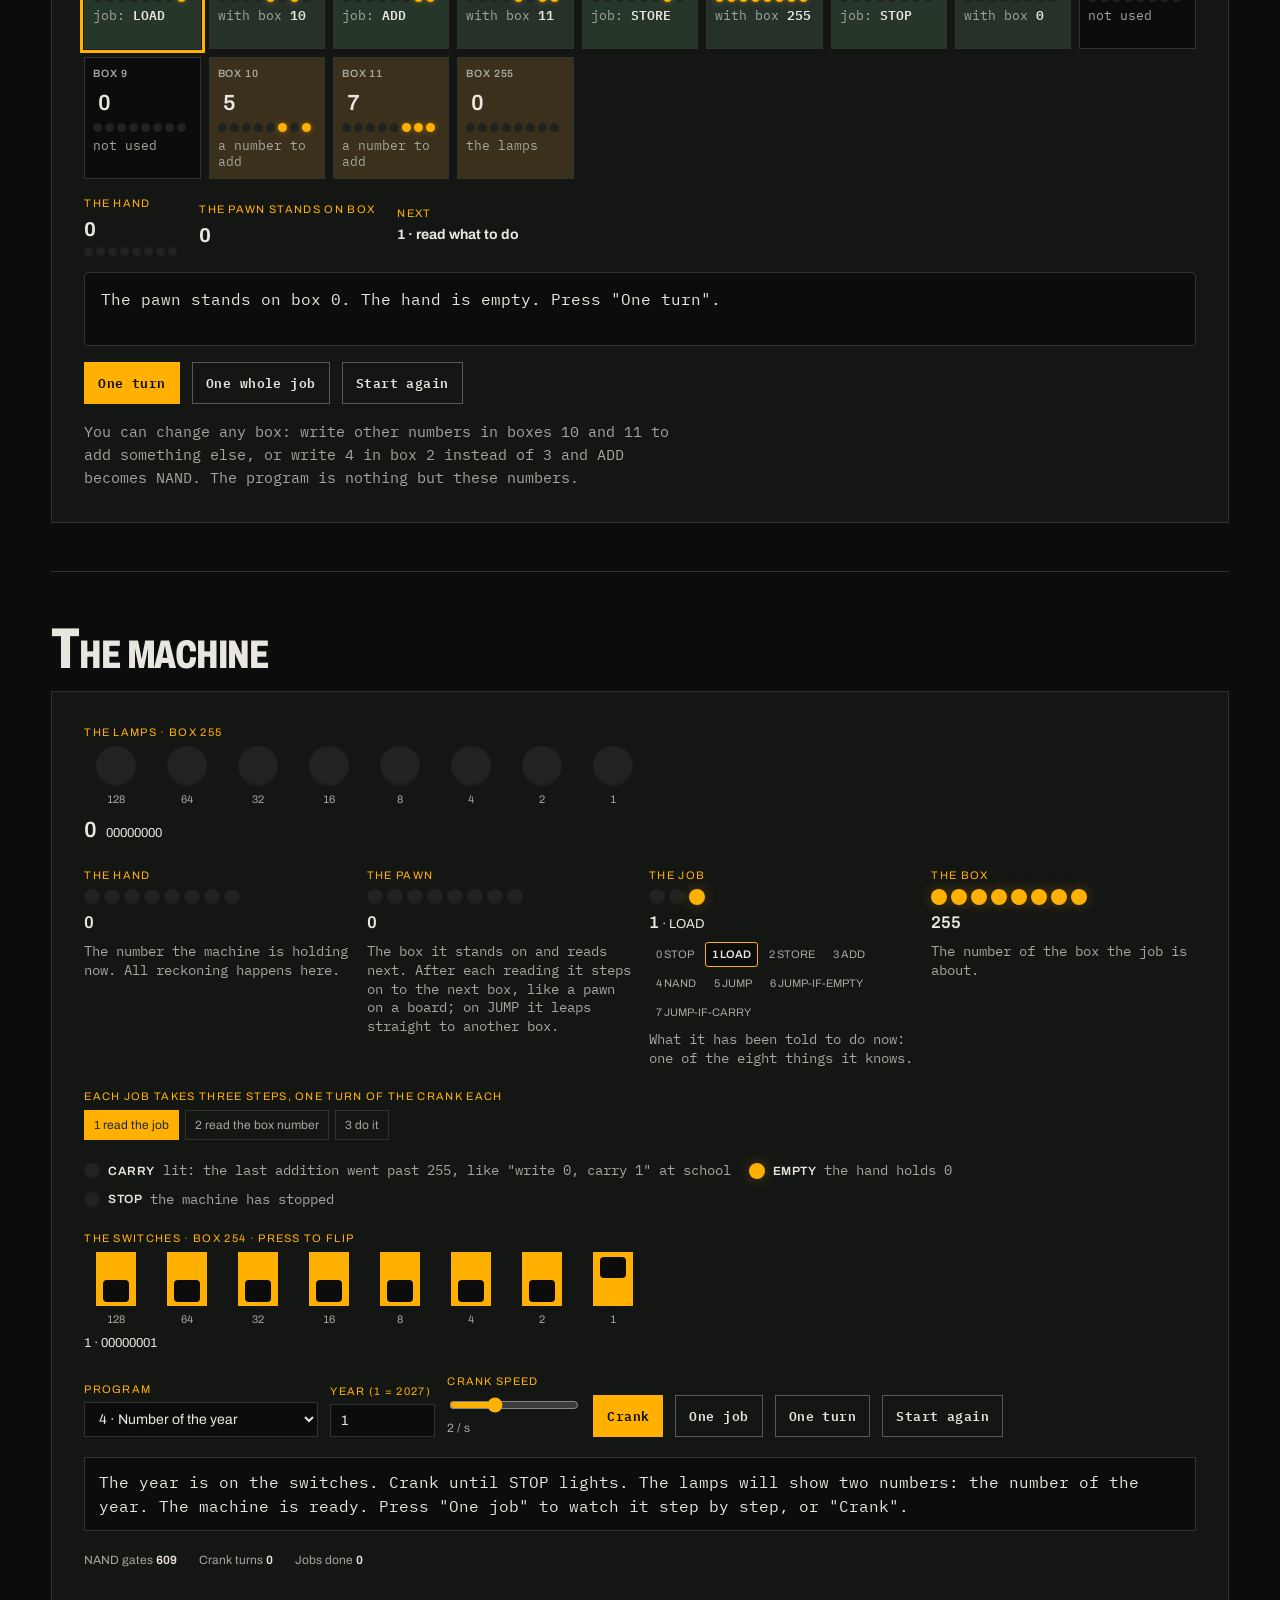
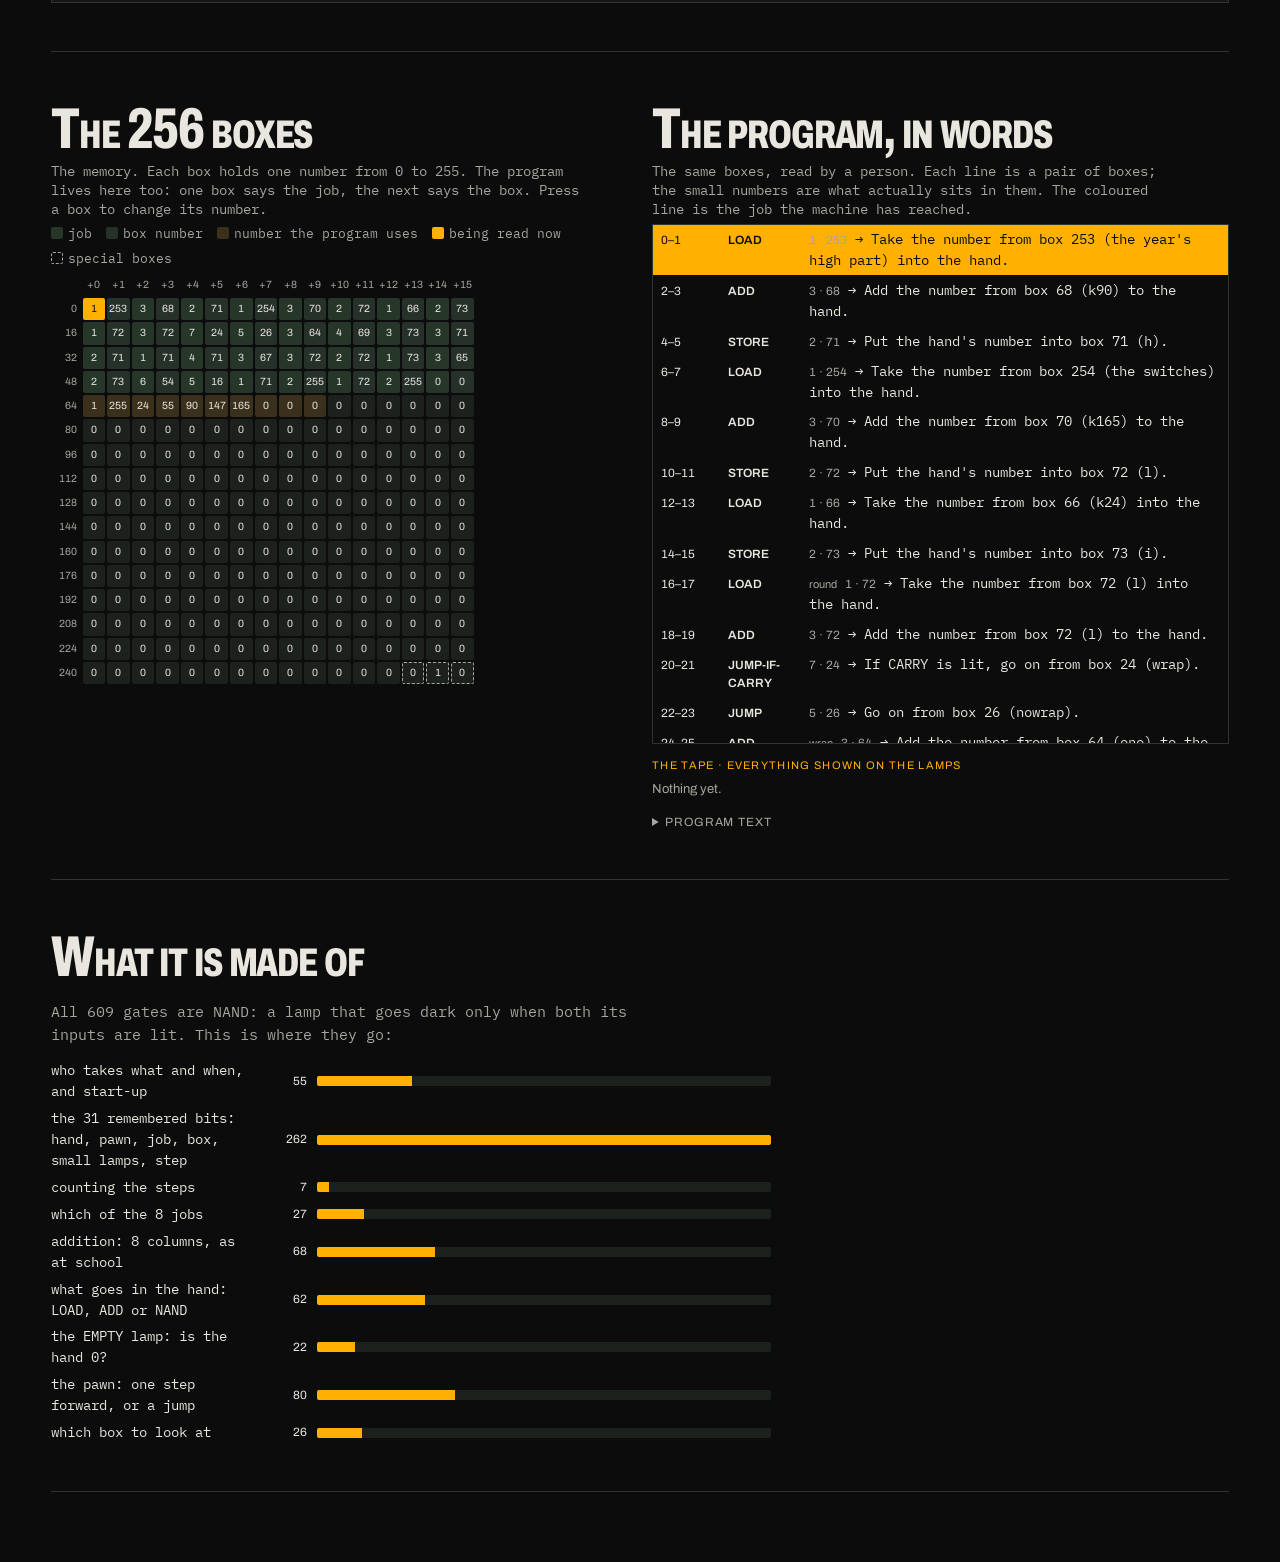
<file: silicon-seed-site/seed8/index.html>
<!doctype html>
<html lang="en">
<head>
<meta charset="utf-8">
<meta name="viewport" content="width=device-width, initial-scale=1, viewport-fit=cover">
<meta name="description" content="Seed-8: the Silicon Seed reference computer, 609 NAND gates simulated gate by gate.">
<link rel="icon" href="../favicon.svg" type="image/svg+xml">
<title>Seed-8 · Silicon Seed</title>
<link rel="preconnect" href="https://fonts.googleapis.com">
<link rel="preconnect" href="https://fonts.gstatic.com" crossorigin>
<link rel="stylesheet" href="https://fonts.googleapis.com/css2?family=Archivo:wdth,wght@62..125,400..900&family=IBM+Plex+Mono:wght@400;500;600&display=swap">
<style>
/* Layout: a lesson on reading lamps, then the instrument (inside parts over switches over controls), then the 256 boxes beside the program in plain words. */
:root {
  --bg: #e7ece6;
  --panel: #d6ded5;
  --panel-edge: #b7c3b6;
  --ink: #1d2a24;
  --ink-soft: #4d5e55;
  --lamp-off: #b9bfae;
  --lamp-on: #f0a12a;
  --lamp-glow: rgba(240, 161, 42, .55);
  --switch: #2d4a3e;
  --switch-up: #f4f1e8;
  --good: #2f7d4f;
  --bad: #b23a2e;
  --cell: #eef2ed;
  --cell-job: #cfe0d3;
  --cell-box: #e3eadf;
  --cell-num: #f1e6cf;
  --cell-hot: #f6c66f;
  --bar: #2d4a3e;
  --display: "Martian Mono", "IBM Plex Mono", ui-monospace, monospace;
  --body: "Literata", Georgia, "Times New Roman", serif;
  color-scheme: light;
}
@media (prefers-color-scheme: dark) { :root:not([data-theme="light"]) {
  --bg: #141b18; --panel: #1f2a25; --panel-edge: #33433b; --ink: #e3ebe5; --ink-soft: #9fb0a6;
  --lamp-off: #3a4740; --lamp-on: #ffb23e; --lamp-glow: rgba(255, 178, 62, .5);
  --switch: #9cc3ae; --switch-up: #1a231f; --good: #6ccf93; --bad: #ff7d6e;
  --cell: #18211d; --cell-job: #23382d; --cell-box: #1d2b24; --cell-num: #3a3020; --cell-hot: #7a5615; --bar: #9cc3ae;
  color-scheme: dark; } }
:root[data-theme="dark"] {
  --bg: #141b18; --panel: #1f2a25; --panel-edge: #33433b; --ink: #e3ebe5; --ink-soft: #9fb0a6;
  --lamp-off: #3a4740; --lamp-on: #ffb23e; --lamp-glow: rgba(255, 178, 62, .5);
  --switch: #9cc3ae; --switch-up: #1a231f; --good: #6ccf93; --bad: #ff7d6e;
  --cell: #18211d; --cell-job: #23382d; --cell-box: #1d2b24; --cell-num: #3a3020; --cell-hot: #7a5615; --bar: #9cc3ae;
  color-scheme: dark; }

body { background: var(--bg); color: var(--ink); font-family: var(--body); font-size: 16px; line-height: 1.55; }
.wrap { max-width: 1000px; margin: 0 auto; padding-inline: 16px; padding-block: 24px 56px; display: grid; gap: 30px; }
header { display: grid; gap: 10px; }
.top { display: flex; justify-content: space-between; align-items: center; gap: 12px; flex-wrap: wrap; }
h1 { font-family: var(--display); font-weight: 800; font-size: clamp(28px, 6vw, 44px); letter-spacing: -.02em; margin: 0; line-height: 1.05; }
h2 { font-family: var(--display); font-weight: 600; font-size: 18px; margin: 0; letter-spacing: -.01em; text-wrap: balance; }
p { margin: 0; }
.lede { max-width: 66ch; color: var(--ink-soft); }
.lede b, .note b { color: var(--ink); font-weight: 600; }
.label { font-family: var(--display); font-size: 11px; letter-spacing: .12em; text-transform: uppercase; color: var(--ink-soft); }
.note { max-width: 66ch; color: var(--ink-soft); font-size: 15px; }
section { display: grid; grid-template-columns: minmax(0, 1fr); gap: 14px; }
section > *, .part, .lower > *, .lesson > *, .brow > * { min-width: 0; }
[hidden] { display: none !important; }

.lang { display: flex; gap: 4px; }
.lang button { font-family: var(--display); font-size: 12px; padding: 6px 10px; border-radius: 4px; border: 1px solid var(--panel-edge); background: transparent; color: var(--ink); cursor: pointer; }
.lang button[aria-pressed="true"] { background: var(--switch); color: var(--switch-up); border-color: var(--switch); }

.panel { background: var(--panel); border: 1px solid var(--panel-edge); border-radius: 6px; padding: 20px 16px; display: grid; grid-template-columns: minmax(0, 1fr); gap: 20px; }
.bits { display: grid; grid-template-columns: repeat(8, minmax(0, 1fr)); gap: 8px; max-width: 560px; }
.bitcol { display: grid; justify-items: center; gap: 5px; }
.bitcol small { font-family: var(--display); font-size: 11px; color: var(--ink-soft); font-variant-numeric: tabular-nums; }
.lamp { width: clamp(26px, 6vw, 40px); aspect-ratio: 1; max-width: 100%; border-radius: 50%; background: var(--lamp-off); box-shadow: inset 0 -3px 0 rgba(0,0,0,.12); transition: background .06s, box-shadow .06s; border: 0; padding: 0; }
button.lamp { cursor: pointer; }
.lamp.on { background: var(--lamp-on); box-shadow: 0 0 18px 4px var(--lamp-glow), inset 0 -3px 0 rgba(0,0,0,.1); }
.lamp.sm { width: 16px; }
.lamp.sm.on { box-shadow: 0 0 8px 1px var(--lamp-glow); }
.readout { font-family: var(--display); font-size: 13px; font-variant-numeric: tabular-nums; }
.readout strong { font-size: 22px; font-weight: 600; }
.sum { font-family: var(--display); font-size: 15px; font-variant-numeric: tabular-nums; min-height: 1.6em; }
.sum strong { font-size: 24px; }

.lesson { display: grid; grid-template-columns: minmax(0, 1fr) minmax(0, 1fr); gap: 24px; }
@media (max-width: 760px) { .lesson { grid-template-columns: minmax(0, 1fr); } }
.levels { display: grid; gap: 12px; }
.level { display: grid; grid-template-columns: 2.2em minmax(0, 1fr); gap: 4px 10px; }
.level .n { font-family: var(--display); font-size: 13px; color: var(--ink-soft); padding-top: 2px; }
.level b { font-weight: 600; }
.game { display: flex; flex-wrap: wrap; gap: 10px; align-items: center; }
.ok { color: var(--good); font-weight: 600; }
.no { color: var(--bad); font-weight: 600; }

.parts { display: grid; grid-template-columns: repeat(auto-fill, minmax(min(100%, 210px), 1fr)); gap: 14px 18px; }
.part { display: grid; gap: 5px; align-content: start; }
.part .lamps { display: flex; gap: 4px; flex-wrap: wrap; }
.part .val { font-family: var(--display); font-size: 13px; font-variant-numeric: tabular-nums; }
.part .val b { font-size: 17px; font-weight: 600; }
.part p { font-size: 13.5px; line-height: 1.4; color: var(--ink-soft); }
.flags { display: flex; flex-wrap: wrap; gap: 8px 18px; }
.flag { display: flex; gap: 8px; align-items: center; font-size: 13.5px; color: var(--ink-soft); }
.flag b { font-family: var(--display); font-size: 12px; color: var(--ink); font-weight: 600; letter-spacing: .04em; }
.steps { display: flex; flex-wrap: wrap; gap: 6px; }
.steps span { font-family: var(--display); font-size: 12px; padding: 5px 9px; border-radius: 3px; border: 1px solid var(--panel-edge); color: var(--ink-soft); }
.steps span.on { background: var(--lamp-on); border-color: var(--lamp-on); color: #1d2a24; }
.jobs { display: flex; flex-wrap: wrap; gap: 4px; }
.jobs span { font-family: var(--display); font-size: 11px; padding: 3px 6px; border-radius: 3px; color: var(--ink-soft); border: 1px solid transparent; }
.jobs span.on { border-color: var(--lamp-on); color: var(--ink); background: var(--bg); font-weight: 600; }

.switch { appearance: none; border: 0; cursor: pointer; width: clamp(26px, 6vw, 40px); height: 54px; border-radius: 6px; background: var(--switch); position: relative; padding: 0; }
.switch::after { content: ""; position: absolute; left: 18%; right: 18%; height: 40%; border-radius: 4px; background: var(--switch-up); top: 52%; transition: top .08s; }
.switch[aria-pressed="true"]::after { top: 8%; }
:focus-visible { outline: 3px solid var(--lamp-on); outline-offset: 2px; }

.controls { display: flex; flex-wrap: wrap; gap: 10px 12px; align-items: end; }
.field { display: grid; gap: 4px; }
select, input[type=number], input[type=text] { font-family: var(--display); font-size: 14px; padding: 8px 10px; border-radius: 4px; border: 1px solid var(--panel-edge); background: var(--bg); color: var(--ink); }
input[type=number] { width: 7.5em; }
select { max-width: calc(100vw - 72px); }
.controls .field { min-width: 0; max-width: 100%; }
input[type=range] { accent-color: var(--switch); width: 130px; }
.speed-read { font-family: var(--display); font-size: 12px; color: var(--ink-soft); font-variant-numeric: tabular-nums; }
button.act { font-family: var(--display); font-size: 13px; font-weight: 600; padding: 9px 13px; border-radius: 4px; border: 1px solid var(--switch); background: var(--switch); color: var(--switch-up); cursor: pointer; }
button.act.ghost { background: transparent; color: var(--ink); border-color: var(--panel-edge); }

.story { font-size: 15.5px; padding: 12px 14px; border-radius: 4px; border: 1px solid var(--panel-edge); background: var(--bg); min-height: 3.2em; }
.story .verdict { display: block; margin-top: 6px; font-family: var(--display); font-size: 13.5px; }
.stats { display: flex; flex-wrap: wrap; gap: 6px 22px; font-family: var(--display); font-size: 12px; color: var(--ink-soft); font-variant-numeric: tabular-nums; }
.stats b { color: var(--ink); font-weight: 600; }

.lower { display: grid; grid-template-columns: minmax(0, 1fr) minmax(0, 1fr); gap: 24px; align-items: start; }
@media (max-width: 860px) { .lower { grid-template-columns: minmax(0, 1fr); } }
.memwrap { overflow-x: auto; }
.mem { display: grid; grid-template-columns: 2.8em repeat(16, 2.15em); gap: 2px; font-family: var(--display); font-size: 10.5px; font-variant-numeric: tabular-nums; width: max-content; }
.mem div { text-align: center; padding: 3px 0; border-radius: 2px; }
.mem .h { color: var(--ink-soft); text-align: right; padding-right: 4px; }
.mem .hc { color: var(--ink-soft); }
.mem .c { background: var(--cell); cursor: pointer; }
.mem .c.job { background: var(--cell-job); }
.mem .c.box { background: var(--cell-box); }
.mem .c.num { background: var(--cell-num); }
.mem .c.special { outline: 1px dashed var(--ink-soft); outline-offset: -1px; }
.mem .c.here { background: var(--cell-hot); color: #1d2a24; }
.mem .c.ed { outline: 2px solid var(--lamp-on); }
.legend { display: flex; flex-wrap: wrap; gap: 6px 14px; font-size: 12.5px; color: var(--ink-soft); }
.legend i { display: inline-block; width: 12px; height: 12px; border-radius: 2px; vertical-align: -1px; margin-right: 5px; }
.listing { display: grid; gap: 1px; font-size: 13.5px; max-height: 520px; overflow-y: auto; border: 1px solid var(--panel-edge); border-radius: 4px; background: var(--bg); }
.listing div { display: grid; grid-template-columns: 4.4em 5.4em minmax(0, 1fr); gap: 8px; padding: 4px 8px; align-items: baseline; }
.listing div.here { background: var(--cell-hot); color: #1d2a24; }
.listing div.here .muted { color: #1d2a24; }
.listing .addr, .listing .op { font-family: var(--display); font-size: 12px; font-variant-numeric: tabular-nums; }
.listing .op { font-weight: 600; }
.listing .muted { color: var(--ink-soft); }
.listing .tag { font-family: var(--display); font-size: 11px; color: var(--ink-soft); }
.tape { font-family: var(--display); font-size: 13px; font-variant-numeric: tabular-nums; display: flex; flex-wrap: wrap; gap: 6px; min-height: 2.2em; align-content: start; }
.tape span { background: var(--cell); padding: 3px 7px; border-radius: 3px; }
details summary { cursor: pointer; font-family: var(--display); font-size: 12px; letter-spacing: .08em; text-transform: uppercase; color: var(--ink-soft); }
pre.src { font-family: var(--display); font-size: 12px; line-height: 1.5; background: var(--cell); padding: 12px; border-radius: 4px; overflow-x: auto; margin: 10px 0 0; }

.budget { display: grid; gap: 6px; max-width: 720px; }
.brow { display: grid; grid-template-columns: minmax(0, 15em) 3.2em minmax(0, 1fr); gap: 10px; align-items: center; font-size: 13.5px; }
.brow .num { font-family: var(--display); font-size: 12px; text-align: right; font-variant-numeric: tabular-nums; }
.brow .track { height: 10px; background: var(--cell); border-radius: 2px; overflow: hidden; }
.brow .fill { height: 100%; background: var(--bar); }
@media (max-width: 520px) { .brow { grid-template-columns: minmax(0, 1fr) 3em; } .brow .track { grid-column: 1 / -1; } }

/* boxes lesson */
.boxlesson { display: grid; gap: 18px; }
.mini { display: grid; gap: 16px; }
.cards { display: grid; grid-template-columns: repeat(auto-fill, minmax(min(100%, 112px), 1fr)); gap: 8px; }
.card { background: var(--bg); border: 1px solid var(--panel-edge); border-radius: 5px; padding: 8px 8px 9px; display: grid; gap: 5px; position: relative; transition: background .12s, border-color .12s; }
.card .no { font-family: var(--display); font-size: 10.5px; letter-spacing: .08em; color: var(--ink-soft); text-transform: uppercase; }
.card input { width: 100%; font-family: var(--display); font-size: 22px; font-weight: 600; padding: 2px 4px; border: 1px solid transparent; border-radius: 3px; background: transparent; color: var(--ink); font-variant-numeric: tabular-nums; }
.card input:hover { border-color: var(--panel-edge); }
.card .mlamps { display: flex; gap: 3px; }
.card .mlamps i { width: 9px; height: 9px; border-radius: 50%; background: var(--lamp-off); display: block; }
.card .mlamps i.on { background: var(--lamp-on); box-shadow: 0 0 5px 1px var(--lamp-glow); }
.card .means { font-size: 12.5px; line-height: 1.3; color: var(--ink-soft); min-height: 2.6em; }
.card .means b { color: var(--ink); font-weight: 600; }
.card.kind-job { background: var(--cell-job); }
.card.kind-box { background: var(--cell-box); }
.card.kind-num { background: var(--cell-num); }
.card.mark { outline: 3px solid var(--switch); outline-offset: 1px; }
.card.read { border-color: var(--lamp-on); box-shadow: 0 0 0 3px var(--lamp-glow); }
.card.wrote { border-color: var(--good); box-shadow: 0 0 0 3px var(--good); }
.card .flagtag { position: absolute; top: 6px; right: 6px; font-family: var(--display); font-size: 9.5px; letter-spacing: .06em; text-transform: uppercase; padding: 1px 5px; border-radius: 3px; background: var(--switch); color: var(--switch-up); }
.ministate { display: flex; flex-wrap: wrap; gap: 10px 22px; align-items: center; }
.ministate .st { display: grid; gap: 2px; }
.ministate .st b { font-family: var(--display); font-size: 20px; font-variant-numeric: tabular-nums; }
.ministory { font-size: 16px; padding: 14px 16px; border-radius: 4px; border: 1px solid var(--panel-edge); background: var(--bg); min-height: 4.6em; }
.ministory .turnno { display: block; font-family: var(--display); font-size: 11px; letter-spacing: .1em; text-transform: uppercase; color: var(--ink-soft); margin-bottom: 4px; }
.rules { display: grid; grid-template-columns: repeat(auto-fit, minmax(min(100%, 230px), 1fr)); gap: 14px 22px; }
.rule { display: grid; gap: 4px; align-content: start; }
.rule h3 { font-family: var(--display); font-size: 13px; font-weight: 600; margin: 0; }
.rule p { font-size: 14.5px; color: var(--ink-soft); }
.listing .pair { font-family: var(--display); font-size: 12px; font-variant-numeric: tabular-nums; color: var(--ink-soft); }
@media (prefers-reduced-motion: reduce) { .lamp, .switch::after, .card { transition: none; } }
</style>

<style>*{box-sizing:border-box} body{margin:0;font-size:14px} img{max-width:100%}</style>
<link rel="stylesheet" href="../panel.css?v=20261017">
</head>
<body class="site-seed8">
<div class="wrap">
  <header>
    <div class="top">
      <span class="label" data-t="eyebrow"></span>
    </div>
    <p style="margin:0"><a href="../" style="font-family:var(--display);font-size:13px;color:var(--ink);text-decoration-color:var(--lamp-on);text-underline-offset:3px">&larr; Silicon Seed</a></p>
    <h1>Seed-8</h1>
    <p class="lede" data-t="lede"></p>
  </header>

  <!-- 1. How to read a number -->
  <section aria-labelledby="h-binary">
    <h2 id="h-binary" data-t="binTitle"></h2>
    <div class="lesson">
      <div class="panel">
        <span class="label" data-t="binTry"></span>
        <div class="bits" id="binlamps"></div>
        <div class="sum" id="binsum" aria-live="polite"></div>
        <div class="game">
          <span id="bintarget"></span>
          <button class="act ghost" id="binnew" type="button" data-t="binNew"></button>
        </div>
        <div id="binverdict" aria-live="polite"></div>
      </div>
      <div class="levels">
        <div class="level"><span class="n">1</span><p data-t="lv1"></p></div>
        <div class="level"><span class="n">2</span><p data-t="lv2"></p></div>
        <div class="level"><span class="n">3</span><p data-t="lv3"></p></div>
        <div class="level"><span class="n">4</span><p data-t="lv4"></p></div>
      </div>
    </div>
  </section>


  <!-- 2. Boxes and a program -->
  <section aria-labelledby="h-boxes" class="boxlesson">
    <h2 id="h-boxes" data-t="bxTitle"></h2>
    <div class="rules">
      <div class="rule"><h3 data-t="r1h"></h3><p data-t="r1"></p></div>
      <div class="rule"><h3 data-t="r2h"></h3><p data-t="r2"></p></div>
      <div class="rule"><h3 data-t="r3h"></h3><p data-t="r3"></p></div>
      <div class="rule"><h3 data-t="r4h"></h3><p data-t="r4"></p></div>
    </div>
    <div class="panel mini">
      <span class="label" data-t="mxLabel"></span>
      <div class="cards" id="cards"></div>
      <div class="ministate" id="ministate"></div>
      <div class="ministory" id="ministory" aria-live="polite"></div>
      <div class="controls">
        <button class="act" id="mxnext" type="button" data-t="mxNext"></button>
        <button class="act ghost" id="mxjob" type="button" data-t="mxJob"></button>
        <button class="act ghost" id="mxreset" type="button" data-t="mxReset"></button>
      </div>
      <p class="note" data-t="mxTry"></p>
    </div>
  </section>

  <!-- 3. The machine -->
  <section aria-labelledby="h-machine">
    <h2 id="h-machine" data-t="machTitle"></h2>
    <div class="panel">
      <div class="part">
        <span class="label" data-t="lampsLabel"></span>
        <div class="bits" id="lamps"></div>
        <div class="readout" id="lampread"></div>
      </div>

      <div class="parts" id="parts"></div>

      <div class="part">
        <span class="label" data-t="stepsLabel"></span>
        <div class="steps" id="steps"></div>
      </div>

      <div class="flags" id="flags"></div>

      <div class="part">
        <span class="label" data-t="switchLabel"></span>
        <div class="bits" id="switches"></div>
        <div class="readout" id="swread"></div>
      </div>

      <div class="controls">
        <div class="field">
          <label class="label" for="prog" data-t="progLabel"></label>
          <select id="prog"></select>
        </div>
        <div class="field" id="yearfield">
          <label class="label" for="year" data-t="yearLabel"></label>
          <input id="year" type="number" min="1" max="65535" value="1">
        </div>
        <div class="field">
          <label class="label" for="speed" data-t="speedLabel"></label>
          <input id="speed" type="range" min="0" max="6" value="2">
          <output class="speed-read" id="speedread" for="speed"></output>
        </div>
        <button class="act" id="run" type="button"></button>
        <button class="act ghost" id="onejob" type="button" data-t="oneJob"></button>
        <button class="act ghost" id="oneturn" type="button" data-t="oneTurn"></button>
        <button class="act ghost" id="reset" type="button" data-t="reload"></button>
      </div>

      <div class="story" id="story" aria-live="polite"></div>
      <div class="stats" id="stats"></div>
    </div>
  </section>

  <!-- 3. Memory and program -->
  <section class="lower">
    <div class="part">
      <h2 data-t="memTitle"></h2>
      <p class="note" data-t="memNote"></p>
      <div class="legend" id="legend"></div>
      <div class="memwrap"><div class="mem" id="mem"></div></div>
      <div class="field" id="editbox" hidden>
        <label class="label" for="editval" id="editlabel"></label>
        <div class="controls"><input id="editval" type="text" style="width:7em"><button class="act" id="editok" type="button" data-t="weave"></button></div>
      </div>
    </div>
    <div class="part">
      <h2 data-t="listTitle"></h2>
      <p class="note" data-t="listNote"></p>
      <div class="listing" id="listing"></div>
      <span class="label" data-t="tapeLabel" style="margin-top:8px"></span>
      <div class="tape" id="tape"></div>
      <details><summary data-t="srcLabel"></summary><pre class="src" id="src"></pre></details>
    </div>
  </section>

  <!-- 4. What it is made of -->
  <section aria-labelledby="h-gates">
    <h2 id="h-gates" data-t="gatesTitle"></h2>
    <p class="note" data-t="gatesNote"></p>
    <div class="budget" id="budget"></div>
  </section>
</div>

<script>
const DATA = {"gates":[[4,4,13],[2,619,15],[15,15,16],[422,16,27],[27,16,28],[27,29,25],[28,25,29],[25,3,30],[30,3,31],[30,32,26],[31,26,32],[429,16,35],[35,16,36],[35,37,33],[36,33,37],[33,3,38],[38,3,39],[38,40,34],[39,34,40],[436,16,43],[43,16,44],[43,45,41],[44,41,45],[41,3,46],[46,3,47],[46,48,42],[47,42,48],[443,16,51],[51,16,52],[51,53,49],[52,49,53],[49,3,54],[54,3,55],[54,56,50],[55,50,56],[450,16,59],[59,16,60],[59,61,57],[60,57,61],[57,3,62],[62,3,63],[62,64,58],[63,58,64],[457,16,67],[67,16,68],[67,69,65],[68,65,69],[65,3,70],[70,3,71],[70,72,66],[71,66,72],[464,16,75],[75,16,76],[75,77,73],[76,73,77],[73,3,78],[78,3,79],[78,80,74],[79,74,80],[471,16,83],[83,16,84],[83,85,81],[84,81,85],[81,3,86],[86,3,87],[86,88,82],[87,82,88],[2,613,90],[90,90,91],[596,91,102],[102,91,103],[102,104,100],[103,100,104],[100,3,105],[105,3,106],[105,107,101],[106,101,107],[598,91,110],[110,91,111],[110,112,108],[111,108,112],[108,3,113],[113,3,114],[113,115,109],[114,109,115],[600,91,118],[118,91,119],[118,120,116],[119,116,120],[116,3,121],[121,3,122],[121,123,117],[122,117,123],[602,91,126],[126,91,127],[126,128,124],[127,124,128],[124,3,129],[129,3,130],[129,131,125],[130,125,131],[604,91,134],[134,91,135],[134,136,132],[135,132,136],[132,3,137],[137,3,138],[137,139,133],[138,133,139],[606,91,142],[142,91,143],[142,144,140],[143,140,144],[140,3,145],[145,3,146],[145,147,141],[146,141,147],[608,91,150],[150,91,151],[150,152,148],[151,148,152],[148,3,153],[153,3,154],[153,155,149],[154,149,155],[610,91,158],[158,91,159],[158,160,156],[159,156,160],[156,3,161],[161,3,162],[161,163,157],[162,157,163],[2,615,165],[165,165,166],[5,166,172],[172,166,173],[172,174,170],[173,170,174],[170,3,175],[175,3,176],[175,177,171],[176,171,177],[6,166,180],[180,166,181],[180,182,178],[181,178,182],[178,3,183],[183,3,184],[183,185,179],[184,179,185],[7,166,188],[188,166,189],[188,190,186],[189,186,190],[186,3,191],[191,3,192],[191,193,187],[192,187,193],[2,617,195],[195,195,196],[5,196,207],[207,196,208],[207,209,205],[208,205,209],[205,3,210],[210,3,211],[210,212,206],[211,206,212],[6,196,215],[215,196,216],[215,217,213],[216,213,217],[213,3,218],[218,3,219],[218,220,214],[219,214,220],[7,196,223],[223,196,224],[223,225,221],[224,221,225],[221,3,226],[226,3,227],[226,228,222],[227,222,228],[8,196,231],[231,196,232],[231,233,229],[232,229,233],[229,3,234],[234,3,235],[234,236,230],[235,230,236],[9,196,239],[239,196,240],[239,241,237],[240,237,241],[237,3,242],[242,3,243],[242,244,238],[243,238,244],[10,196,247],[247,196,248],[247,249,245],[248,245,249],[245,3,250],[250,3,251],[250,252,246],[251,246,252],[11,196,255],[255,196,256],[255,257,253],[256,253,257],[253,3,258],[258,3,259],[258,260,254],[259,254,260],[12,196,263],[263,196,264],[263,265,261],[264,261,265],[261,3,266],[266,3,267],[266,268,262],[267,262,268],[2,626,270],[270,270,271],[623,271,275],[275,271,276],[275,277,273],[276,273,277],[273,3,278],[278,3,279],[278,280,274],[279,274,280],[2,633,282],[282,282,283],[630,283,287],[287,283,288],[287,289,285],[288,285,289],[285,3,290],[290,3,291],[290,292,286],[291,286,292],[2,586,294],[294,294,295],[581,295,300],[300,295,301],[300,302,298],[301,298,302],[298,3,303],[303,3,304],[303,305,299],[304,299,305],[583,295,308],[308,295,309],[308,310,306],[309,306,310],[306,3,311],[311,3,312],[311,313,307],[312,307,313],[299,299,314],[307,307,315],[315,314,316],[316,316,317],[315,299,318],[318,318,319],[286,286,320],[171,171,321],[179,179,322],[187,187,323],[322,321,324],[324,324,325],[322,171,326],[326,326,327],[179,321,328],[328,328,329],[179,171,330],[330,330,331],[325,323,332],[332,332,333],[327,323,334],[334,334,335],[329,323,336],[336,336,337],[331,323,338],[338,338,339],[325,187,340],[340,340,341],[327,187,342],[342,342,343],[329,187,344],[344,344,345],[331,187,346],[346,346,347],[26,5,348],[26,348,349],[5,348,350],[349,350,351],[348,348,352],[34,6,353],[34,353,354],[6,353,355],[354,355,356],[356,352,357],[356,357,358],[352,357,359],[358,359,360],[353,357,361],[42,7,362],[42,362,363],[7,362,364],[363,364,365],[365,361,366],[365,366,367],[361,366,368],[367,368,369],[362,366,370],[50,8,371],[50,371,372],[8,371,373],[372,373,374],[374,370,375],[374,375,376],[370,375,377],[376,377,378],[371,375,379],[58,9,380],[58,380,381],[9,380,382],[381,382,383],[383,379,384],[383,384,385],[379,384,386],[385,386,387],[380,384,388],[66,10,389],[66,389,390],[10,389,391],[390,391,392],[392,388,393],[392,393,394],[388,393,395],[394,395,396],[389,393,397],[74,11,398],[74,398,399],[11,398,400],[399,400,401],[401,397,402],[401,402,403],[397,402,404],[403,404,405],[398,402,406],[82,12,407],[82,407,408],[12,407,409],[408,409,410],[410,406,411],[410,411,412],[406,411,413],[412,413,414],[407,411,415],[335,5,416],[339,351,417],[26,5,418],[341,418,419],[416,417,420],[420,420,421],[421,419,422],[335,6,423],[339,360,424],[34,6,425],[341,425,426],[423,424,427],[427,427,428],[428,426,429],[335,7,430],[339,369,431],[42,7,432],[341,432,433],[430,431,434],[434,434,435],[435,433,436],[335,8,437],[339,378,438],[50,8,439],[341,439,440],[437,438,441],[441,441,442],[442,440,443],[335,9,444],[339,387,445],[58,9,446],[341,446,447],[444,445,448],[448,448,449],[449,447,450],[335,10,451],[339,396,452],[66,10,453],[341,453,454],[451,452,455],[455,455,456],[456,454,457],[335,11,458],[339,405,459],[74,11,460],[341,460,461],[458,459,462],[462,462,463],[463,461,464],[335,12,465],[339,414,466],[82,12,467],[341,467,468],[465,466,469],[469,469,470],[470,468,471],[335,335,472],[339,339,473],[472,473,474],[474,474,475],[341,341,476],[475,476,477],[26,26,478],[34,34,479],[42,42,480],[50,50,481],[58,58,482],[66,66,483],[74,74,484],[82,82,485],[478,479,486],[486,486,487],[487,480,488],[488,488,489],[489,481,490],[490,490,491],[491,482,492],[492,492,493],[493,483,494],[494,494,495],[495,484,496],[496,496,497],[497,485,498],[498,498,499],[320,307,500],[500,500,501],[345,499,502],[502,502,503],[347,274,504],[504,504,505],[343,343,506],[503,503,507],[506,507,508],[508,508,509],[505,505,510],[509,510,511],[307,511,512],[512,512,513],[513,513,514],[101,101,515],[109,101,516],[109,516,517],[101,516,518],[517,518,519],[109,101,520],[520,520,521],[117,521,522],[117,522,523],[521,522,524],[523,524,525],[117,521,526],[526,526,527],[125,527,528],[125,528,529],[527,528,530],[529,530,531],[125,527,532],[532,532,533],[133,533,534],[133,534,535],[533,534,536],[535,536,537],[133,533,538],[538,538,539],[141,539,540],[141,540,541],[539,540,542],[541,542,543],[141,539,544],[544,544,545],[149,545,546],[149,546,547],[545,546,548],[547,548,549],[149,545,550],[550,550,551],[157,551,552],[157,552,553],[551,552,554],[553,554,555],[206,513,556],[515,514,557],[556,557,558],[214,513,559],[519,514,560],[559,560,561],[222,513,562],[525,514,563],[562,563,564],[230,513,565],[531,514,566],[565,566,567],[238,513,568],[537,514,569],[568,569,570],[246,513,571],[543,514,572],[571,572,573],[254,513,574],[549,514,575],[574,575,576],[262,513,577],[555,514,578],[577,578,579],[317,13,580],[580,580,581],[319,13,582],[582,582,583],[320,320,584],[4,4,585],[584,585,586],[317,317,587],[319,319,588],[587,588,589],[589,589,590],[513,513,591],[590,591,592],[320,592,593],[593,593,594],[558,13,595],[595,595,596],[561,13,597],[597,597,598],[564,13,599],[599,599,600],[567,13,601],[601,601,602],[570,13,603],[603,603,604],[573,13,605],[605,605,606],[576,13,607],[607,607,608],[579,13,609],[609,609,610],[594,594,611],[4,4,612],[611,612,613],[320,317,614],[614,614,615],[320,319,616],[616,616,617],[501,477,618],[618,618,619],[501,339,620],[620,620,621],[415,13,622],[622,622,623],[621,621,624],[4,4,625],[624,625,626],[501,333,627],[627,627,628],[1,13,629],[629,629,630],[628,628,631],[4,4,632],[631,632,633],[206,307,634],[101,315,635],[634,635,636],[214,307,637],[109,315,638],[637,638,639],[222,307,640],[117,315,641],[640,641,642],[230,307,643],[125,315,644],[643,644,645],[238,307,646],[133,315,647],[646,647,648],[246,307,649],[141,315,650],[649,650,651],[254,307,652],[149,315,653],[652,653,654],[262,307,655],[157,315,656],[655,656,657],[501,337,658],[658,658,659]],"wires":660,"const1":1,"ports":{"phi1":[2],"phi2":[3],"reset":[4],"mem_in":[5,6,7,8,9,10,11,12],"addr":[636,639,642,645,648,651,654,657],"write":[659],"A":[26,34,42,50,58,66,74,82],"PC":[101,109,117,125,133,141,149,157],"JOB":[171,179,187],"BOX":[206,214,222,230,238,246,254,262],"S":[299,307],"C":[274],"H":[286],"EMPTY":[499]},"programs":{"boot":{"mem":[1,66,2,255,1,67,2,255,1,68,2,255,1,67,2,70,1,67,2,71,1,71,4,71,3,66,2,72,3,70,6,48,1,70,3,72,6,52,7,34,1,71,3,66,2,71,5,20,1,70,2,255,1,70,3,66,2,70,3,69,6,64,5,16,0,0,1,2,3,224,0,0,0,0,0,0,0,0,0,0,0,0,0,0,0,0,0,0,0,0,0,0,0,0,0,0,0,0,0,0,0,0,0,0,0,0,0,0,0,0,0,0,0,0,0,0,0,0,0,0,0,0,0,0,0,0,0,0,0,0,0,0,0,0,0,0,0,0,0,0,0,0,0,0,0,0,0,0,0,0,0,0,0,0,0,0,0,0,0,0,0,0,0,0,0,0,0,0,0,0,0,0,0,0,0,0,0,0,0,0,0,0,0,0,0,0,0,0,0,0,0,0,0,0,0,0,0,0,0,0,0,0,0,0,0,0,0,0,0,0,0,0,0,0,0,0,0,0,0,0,0,0,0,0,0,0,0,0,0,0,0,0,0,0,0,0,0,0,0,0,0,0,0,0,0,0,0,0,0,0,0,0,0,0,0,0],"src":"; BOOT: the first sign of life.\n; The lamps count 1, 2, 3. Then the machine looks for the prime numbers up to 31\n; on its own and shows each one: 2, 3, 5, 7, 11, 13, 17, 19, 23, 29, 31.\n; A number is prime if no smaller number from 2 up fits into it exactly.\n; To test \"does d fit into n\", the machine takes d away from n again and again.\n        LOAD one\n        STORE lamps\n        LOAD two\n        STORE lamps\n        LOAD three\n        STORE lamps\n        LOAD two\n        STORE n          ; start with n = 2\nnloop:  LOAD two\n        STORE d          ; try dividing by d = 2 first\ndloop:  LOAD d           ; make \"minus d\": flip every bit of d, add one\n        NAND d\n        ADD one\n        STORE negd\n        ADD n            ; n - d\n        JZ isprime       ; d has reached n: nothing fitted, n is prime\n        LOAD n           ; r = n\nmodl:   ADD negd         ; r = r - d\n        JZ notprime      ; nothing left over: d fits exactly\n        JC modl          ; something left, more than d: take d away again\n        LOAD d           ; went below zero: d does not fit, try d + 1\n        ADD one\n        STORE d\n        JUMP dloop\nisprime: LOAD n\n        STORE lamps      ; show the prime\nnotprime: LOAD n\n        ADD one\n        STORE n\n        ADD minus32      ; n + 1 = 32 ?\n        JZ end\n        JUMP nloop\nend:    STOP\none:    .byte 1\ntwo:    .byte 2\nthree:  .byte 3\nminus32: .byte 224       ; 224 + 32 = 256, which wraps round to 0\nn:      .byte 0\nd:      .byte 0\nnegd:   .byte 0\n","labels":{"16":"nloop","20":"dloop","34":"modl","48":"isprime","52":"notprime","64":"end","66":"one","67":"two","68":"three","69":"minus32","70":"n","71":"d","72":"negd"},"codeEnd":66},"mirror":{"mem":[1,254,2,255,5,0,0,0,0,0,0,0,0,0,0,0,0,0,0,0,0,0,0,0,0,0,0,0,0,0,0,0,0,0,0,0,0,0,0,0,0,0,0,0,0,0,0,0,0,0,0,0,0,0,0,0,0,0,0,0,0,0,0,0,0,0,0,0,0,0,0,0,0,0,0,0,0,0,0,0,0,0,0,0,0,0,0,0,0,0,0,0,0,0,0,0,0,0,0,0,0,0,0,0,0,0,0,0,0,0,0,0,0,0,0,0,0,0,0,0,0,0,0,0,0,0,0,0,0,0,0,0,0,0,0,0,0,0,0,0,0,0,0,0,0,0,0,0,0,0,0,0,0,0,0,0,0,0,0,0,0,0,0,0,0,0,0,0,0,0,0,0,0,0,0,0,0,0,0,0,0,0,0,0,0,0,0,0,0,0,0,0,0,0,0,0,0,0,0,0,0,0,0,0,0,0,0,0,0,0,0,0,0,0,0,0,0,0,0,0,0,0,0,0,0,0,0,0,0,0,0,0,0,0,0,0,0,0,0,0,0,0,0,0,0,0,0,0,0,0,0,0,0,0,0,0],"src":"; MIRROR: the lamps copy the switches, forever.\nloop:   LOAD switches\n        STORE lamps\n        JUMP loop\n","labels":{"0":"loop"},"codeEnd":6},"adder":{"mem":[1,254,4,40,2,43,4,43,2,44,4,44,3,41,3,254,2,45,1,45,6,34,3,42,2,45,1,44,3,41,2,44,5,18,1,44,2,255,5,0,15,1,240,0,0,0,0,0,0,0,0,0,0,0,0,0,0,0,0,0,0,0,0,0,0,0,0,0,0,0,0,0,0,0,0,0,0,0,0,0,0,0,0,0,0,0,0,0,0,0,0,0,0,0,0,0,0,0,0,0,0,0,0,0,0,0,0,0,0,0,0,0,0,0,0,0,0,0,0,0,0,0,0,0,0,0,0,0,0,0,0,0,0,0,0,0,0,0,0,0,0,0,0,0,0,0,0,0,0,0,0,0,0,0,0,0,0,0,0,0,0,0,0,0,0,0,0,0,0,0,0,0,0,0,0,0,0,0,0,0,0,0,0,0,0,0,0,0,0,0,0,0,0,0,0,0,0,0,0,0,0,0,0,0,0,0,0,0,0,0,0,0,0,0,0,0,0,0,0,0,0,0,0,0,0,0,0,0,0,0,0,0,0,0,0,0,0,0,0,0,0,0,0,0,0,0,0,0,0,0,0,0,0,0,0,0],"src":"; ADDER: the right four switches are one number (0-15), the left four another.\n; The lamps show their sum.\nstart:  LOAD switches\n        NAND k15         ; keep only the right four bits: (sw NAND 15), then NOT\n        STORE t\n        NAND t\n        STORE sum        ; sum = right number\n        NAND sum         ; rest = switches - right number = left number x 16\n        ADD one\n        ADD switches\n        STORE rest\ncount:  LOAD rest        ; count the sixteens in rest, adding one to sum each time\n        JZ show\n        ADD minus16\n        STORE rest\n        LOAD sum\n        ADD one\n        STORE sum\n        JUMP count\nshow:   LOAD sum\n        STORE lamps\n        JUMP start\nk15:    .byte 15\none:    .byte 1\nminus16: .byte 240\nt:      .byte 0\nsum:    .byte 0\nrest:   .byte 0\n","labels":{"0":"start","18":"count","34":"show","40":"k15","41":"one","42":"minus16","43":"t","44":"sum","45":"rest"},"codeEnd":40},"conformance":{"mem":[1,253,3,68,2,71,1,254,3,70,2,72,1,66,2,73,1,72,3,72,7,24,5,26,3,64,4,69,3,73,3,71,2,71,1,71,4,71,3,67,3,72,2,72,1,73,3,65,2,73,6,54,5,16,1,71,2,255,1,72,2,255,0,0,1,255,24,55,90,147,165,0,0,0,0,0,0,0,0,0,0,0,0,0,0,0,0,0,0,0,0,0,0,0,0,0,0,0,0,0,0,0,0,0,0,0,0,0,0,0,0,0,0,0,0,0,0,0,0,0,0,0,0,0,0,0,0,0,0,0,0,0,0,0,0,0,0,0,0,0,0,0,0,0,0,0,0,0,0,0,0,0,0,0,0,0,0,0,0,0,0,0,0,0,0,0,0,0,0,0,0,0,0,0,0,0,0,0,0,0,0,0,0,0,0,0,0,0,0,0,0,0,0,0,0,0,0,0,0,0,0,0,0,0,0,0,0,0,0,0,0,0,0,0,0,0,0,0,0,0,0,0,0,0,0,0,0,0,0,0,0,0,0,0,0,0,0,0,0,0,0,0,0,0,0,0,0,0,0,0,0,0,0,0,0,0],"src":"; CONFORMANCE: the number of the year.\n; Put the year index on the switches (year 1 = 2027). For years above 255,\n; the high part goes in box 253.\n; The machine stirs the year through 24 rounds that use all eight jobs, then\n; shows two numbers on the lamps: the high part, then the low part.\n; Every round can be undone, so two different years never give the same number.\n; Every honest Seed-8, in wood, relays, transistors or chips, must show the same two.\n        LOAD cycle\n        ADD k90          ; h = high part + 90\n        STORE h\n        LOAD switches\n        ADD k165         ; l = low part + 165\n        STORE l\n        LOAD k24\n        STORE i          ; 24 rounds\nround:  LOAD l           ; f = l turned one step left (double it; what falls off comes back)\n        ADD l\n        JC wrap\n        JUMP nowrap\nwrap:   ADD one\nnowrap: NAND k147        ; f = NOT(f AND 147)\n        ADD i\n        ADD h\n        STORE h          ; h = h + f(l, i)\n        LOAD h\n        NAND h           ; g = NOT h\n        ADD k55\n        ADD l\n        STORE l          ; l = l + g(h)\n        LOAD i\n        ADD minus1\n        STORE i\n        JZ done\n        JUMP round\ndone:   LOAD h\n        STORE lamps\n        LOAD l\n        STORE lamps\n        STOP\none:    .byte 1\nminus1: .byte 255\nk24:    .byte 24\nk55:    .byte 55\nk90:    .byte 90\nk147:   .byte 147\nk165:   .byte 165\nh:      .byte 0\nl:      .byte 0\ni:      .byte 0\n","labels":{"16":"round","24":"wrap","26":"nowrap","54":"done","64":"one","65":"minus1","66":"k24","67":"k55","68":"k90","69":"k147","70":"k165","71":"h","72":"l","73":"i"},"codeEnd":64}},"budget":[["telling each part when to load, and reset",55],["remembered bits: hand, bookmark, job, box, carry, stop, step (31 bits)",262],["step counter: read job, read box, do it",7],["job decoder: which of the 8 jobs",27],["adder: 8 columns of school addition",68],["choosing what goes in the hand: LOAD, ADD or NAND",62],["EMPTY lamp: is the hand 0?",22],["bookmark: move on by one, or jump",80],["which box to look at",26]],"years":{"1":42722,"2":52273,"3":59376,"4":23177,"5":38054,"6":20042,"7":52316,"8":14651,"9":2765,"10":9555}};
const G = DATA.gates, P = DATA.ports, NG = G.length;
const SW_BOX = 254, LAMP_BOX = 255, CYCLE_BOX = 253;

/* ---------------- words, in two languages ---------------- */
const T = {
 ro: {
  eyebrow: "Silicon Seed · mașina de referință",
  lede: "Un calculator întreg făcut din <b>{g}</b> porți NAND și nimic altceva, care rulează aici poartă cu poartă. Are o mână care ține un număr, un pion care stă pe cutia ce urmează, și 256 de cutii numerotate. Știe să facă doar opt lucruri.",
  binTitle: "Cum citești un număr din becuri",
  binTry: "Apasă pe becuri",
  binNew: "Alt număr",
  binSum0: "Niciun bec aprins: <strong>0</strong>",
  binMake: "Aprinde becurile ca să faci <strong>{n}</strong>.",
  binYes: "Da. {s} = {n}.",
  binNot: "Acum ai {v}. Mai încearcă.",
  lv1: "<b>Cu mâna.</b> Ai opt pahare în rând. Primul, din dreapta, primește o pietricică. Al doilea, două. Al treilea, patru. Fiecare pahar ține de două ori cât cel dinaintea lui: 1, 2, 4, 8, 16, 32, 64, 128. Un pahar e ori plin, ori gol. Ca să arăți un număr, umpli paharele care, adunate, îl fac.",
  lv2: "<b>Cu ochii.</b> Paharele sunt becurile. Un bec aprins înseamnă pahar plin. Sub fiecare bec e scris cât valorează. Aduni ce e aprins: 64 + 4 + 1 = 69.",
  lv3: "<b>Cu semne.</b> Scriem 1 pentru aprins și 0 pentru stins, de la stânga la dreapta: 69 se scrie 01000101. Fiecare 0 sau 1 se numește bit; opt biți fac un octet. Cu opt becuri poți scrie orice număr de la 0 (toate stinse) la 255 (toate aprinse).",
  lv4: "<b>Ideea.</b> E aceeași socoteală ca la cifrele obișnuite, doar că fiecare loc valorează de două ori mai mult decât vecinul, nu de zece ori. Merge pentru că fiecare pahar e cu unu mai mare decât toate cele mici la un loc (1 + 2 + 4 = 7, următorul e 8), așa că fiecare număr se poate scrie într-un singur fel. În mașină totul e scris așa: numerele, sarcinile, chiar și numerele cutiilor. Ce înseamnă un număr depinde doar de locul în care stă.",

  bxTitle: "Cutiile și programul",
  r1h: "O cutie ține un număr",
  r1: "Memoria e un rând de 256 de cutii, numerotate de la 0 la 255. Fiecare cutie are înăuntru opt pahare, ca cele de mai sus, deci ține un singur număr de la 0 la 255. Atât: nu cuvinte, nu desene, doar un număr.",
  r2h: "Citirea nu schimbă nimic",
  r2: "Când mașina citește o cutie, ia o copie a numărului. Cutia rămâne cum era. O cutie se schimbă doar când mașina face PUNE: numărul vechi dispare și în locul lui intră numărul din mână.",
  r3h: "Programul e tot numere",
  r3: "Un program e un șir de perechi de cutii. Prima cutie din pereche spune ce să facă (1 înseamnă IA, 3 ADUNĂ, 2 PUNE, 0 STOP). A doua spune cu ce cutie. Un pion, ca la jocurile pe tablă, stă pe perechea la care a ajuns.",
  r4h: "Trei învârtiri pe sarcină",
  r4: "1: citește cutia pe care stă pionul și află ce are de făcut. 2: citește cutia următoare și află cu ce cutie. 3: face lucrul. La fiecare citire pionul pășește pe cutia următoare, așa că după o sarcină a ajuns la perechea următoare. Asta face orice calculator, doar că de miliarde de ori pe secundă.",
  mxLabel: "Un program de patru sarcini, în cutiile 0–7: adună numerele din cutiile 10 și 11 și arată suma pe becuri",
  mxNext: "O învârtire", mxJob: "O sarcină întreagă", mxReset: "De la capăt",
  mxTry: "Poți schimba orice cutie: scrie alte numere în cutiile 10 și 11 ca să aduni altceva, sau scrie 4 în cutia 2 în loc de 3 și ADUNĂ devine NAND. Programul nu e altceva decât aceste numere.",
  mHand: "Mâna", mMark: "Pionul stă pe cutia", mStep: "Urmează", mLamps: "Becurile · cutia 255",
  mSteps: ["1 · citește ce să facă", "2 · citește cu ce cutie", "3 · fă", "oprită"],
  cJob: "sarcina: <b>{j}</b>", cBox: "cu cutia <b>{n}</b>", cNum: "un număr de adunat", cFree: "nefolosită", cLamps: "becurile", tagMark: "pion",
  mStart: "Pionul stă pe cutia 0. Mâna e goală. Apasă „O învârtire”.",
  mReadJob: "Mașina citește cutia {a}: în ea scrie {v}. {v} înseamnă <b>{j}</b>. Pionul pășește pe cutia {a1}.",
  mReadBox: "Mașina citește cutia {a}: în ea scrie {v}. Acesta e numărul cutiei cu care va lucra: cutia {v}. Pionul pășește pe cutia {a1}.",
  mDo: [
   "<b>STOP</b>. Mașina s-a oprit. Pe becuri a rămas {lamps}.",
   "<b>IA</b>. Mașina se uită în cutia {x}, unde scrie {v}, și pune o copie în mână. Mâna ține acum {h}. Cutia {x} a rămas tot {v}.",
   "<b>PUNE</b>. Mașina scrie {h} din mână în cutia {x}. Ce era înainte acolo ({old}) a dispărut.{lampsNote}",
   "<b>ADUNĂ</b>. În mână era {h0}, în cutia {x} scrie {v}. {h0} + {v} = {sum}.{wrap} Mâna ține acum {h}.",
   "<b>NAND</b>. Mașina compară {h0} cu {v} (cutia {x}) bec cu bec: un bec rămâne stins doar unde amândouă sunt aprinse. Mâna ține acum {h}.",
   "<b>SARI</b>. Pionul nu mai pășește pe cutia următoare, ci sare direct pe cutia {x}.",
   "<b>SARI-DACĂ-GOALĂ</b>. Mâna ține {h0}, {jz}",
   "<b>SARI-DACĂ-ȚINE-1</b>. ȚINE 1 {jc}"],
  mLampsNote: " Cutia 255 sunt becurile, deci becurile arată acum {h}.",
  mWrap: " Trece de 255, așa că rămâne {low}, ca la ceas, unde după 12 vine iar 1; se aprinde ȚINE 1.",
  mReadBoxStop: "Mașina citește cutia {a}: în ea scrie {v}. STOP nu are nevoie de nicio cutie, dar fiecare sarcină ocupă două cutii, așa că și asta e citită și lăsată deoparte. Pionul pășește pe cutia {a1}.",
  mTurn: "Învârtirea {k} din 3",
  mStopped: "Mașina s-a oprit. Apasă „De la capăt” ca s-o pornești iar.",
  machTitle: "Mașina",
  lampsLabel: "Becurile · cutia 255",
  switchLabel: "Comutatoarele · cutia 254 · apasă ca să le schimbi",
  stepsLabel: "Fiecare sarcină are trei pași, câte o învârtire de manivelă",
  step1: "1 citește sarcina", step2: "2 citește numărul cutiei", step3: "3 fă-o",
  hand: "Mâna", handP: "Numărul pe care îl ține mașina acum. Toate socotelile se fac aici.",
  bookmark: "Pionul", bookmarkP: "Cutia pe care stă și pe care o citește data viitoare. După fiecare citire pășește pe următoarea, ca un pion pe tablă; la SARI sare direct pe altă cutie.",
  job: "Sarcina", jobP: "Ce i s-a cerut să facă acum: unul dintre cele opt lucruri pe care le știe.",
  box: "Cutia", boxP: "Numărul cutiei despre care e vorba în sarcină.",
  carry: "ȚINE 1", carryP: "s-a aprins: ultima adunare a trecut de 255, ca la „scriem 0 și ținem 1”",
  empty: "GOALĂ", emptyP: "mâna ține 0",
  stop: "STOP", stopP: "mașina s-a oprit",
  progLabel: "Program", yearLabel: "Anul (1 = 2027)", speedLabel: "Viteza manivelei",
  crank: "Învârte", stopBtn: "Oprește", oneJob: "O sarcină", oneTurn: "O învârtire", reload: "Ia de la capăt",
  p_boot: "1 · Pornirea: numără, apoi numere prime", p_mirror: "2 · Oglinda", p_adder: "3 · Adunarea", p_conformance: "4 · Numărul anului",
  i_boot: "Becurile vor număra 1, 2, 3, apoi vor arăta fiecare număr prim până la 31, găsit de mașină singură.",
  i_mirror: "Becurile copiază comutatoarele. Schimbă un comutator cât timp merge.",
  i_adder: "Cele patru comutatoare din dreapta sunt un număr (0–15), cele din stânga altul. Becurile arată suma. Schimbă-le cât timp merge.",
  i_conformance: "Anul e pus pe comutatoare. Învârte până se aprinde STOP. Becurile vor arăta două numere: numărul anului.",
  i_cycle: " Partea mare a anului e în cutia 253.",
  turns: "Învârtiri", jobsDone: "Sarcini făcute", gatesWord: "Porți NAND",
  verdictYes: "Același răspuns.", verdictNo: "Alt răspuns: ceva din porți e stricat.",
  verdict: "Anul {y} ({yy}). Porțile au arătat <b>{a}</b>, apoi <b>{b}</b>: numărul anului este <b>{n}</b>. Descrierea sarcină cu sarcină dă {m}. ",
  bootDone: "S-a oprit. Pe bandă sunt 1, 2, 3 și apoi numerele prime. <span class='ok'>Mașina trăiește.</span>",
  memTitle: "Cele 256 de cutii",
  memNote: "Memoria. Fiecare cutie ține un număr de la 0 la 255. Programul stă tot aici: o cutie spune sarcina, următoarea spune cutia. Apasă pe o cutie ca să-i schimbi numărul.",
  lgJob: "sarcină", lgBox: "numărul cutiei", lgNum: "număr folosit de program", lgHere: "aici citește acum", lgSpecial: "cutii speciale",
  listTitle: "Programul, în cuvinte",
  listNote: "Aceleași cutii, citite de un om. Fiecare rând e o pereche de cutii; numerele scrise mic sunt cele care stau de fapt în ele. Rândul colorat e sarcina la care a ajuns mașina.",
  tapeLabel: "Banda · tot ce a apărut pe becuri",
  tapeEmpty: "Încă nimic.",
  srcLabel: "Textul programului",
  weave: "Țese", editLabel: "Număr nou pentru cutia {b} (0–255)",
  gatesTitle: "Din ce e făcută",
  gatesNote: "Toate cele {g} porți sunt NAND: un bec care se stinge doar când ambele intrări sunt aprinse. Așa se împart:",
  numberRow: "număr: {v}", special254: "comutatoarele", special255: "becurile", special253: "partea mare a anului",
  b: {"telling each part when to load, and reset": "cine primește ce și când, plus pornirea", "remembered bits: hand, bookmark, job, box, carry, stop, step (31 bits)": "cei 31 de biți ținuți minte: mâna, pionul, sarcina, cutia, becurile mici, pasul", "step counter: read job, read box, do it": "numărătoarea pașilor", "job decoder: which of the 8 jobs": "care dintre cele 8 sarcini", "adder: 8 columns of school addition": "adunarea: 8 coloane, ca la școală", "choosing what goes in the hand: LOAD, ADD or NAND": "ce intră în mână: IA, ADUNĂ sau NAND", "EMPTY lamp: is the hand 0?": "becul GOALĂ: mâna e 0?", "bookmark: move on by one, or jump": "pionul: un pas înainte sau un salt", "which box to look at": "la ce cutie se uită"},
  jobs: ["STOP", "IA", "PUNE", "ADUNĂ", "NAND", "SARI", "SARI-DACĂ-GOALĂ", "SARI-DACĂ-ȚINE-1"],
  jobsLong: ["Oprește-te.", "Ia în mână numărul din cutia {x}.", "Pune numărul din mână în cutia {x}.", "Adună la mână numărul din cutia {x}.", "Compară mâna cu cutia {x} bec cu bec: rămâne stins doar unde amândouă sunt aprinse.", "Continuă de la cutia {x}.", "Dacă mâna e goală, continuă de la cutia {x}.", "Dacă ȚINE 1 e aprins, continuă de la cutia {x}."],
  sayStart: "Mașina e gata. Apasă „O sarcină” ca s-o vezi pas cu pas, sau „Învârte”.",
  say: [
   "STOP: mașina s-a oprit.",
   "IA: în mână era {h0}; a luat din cutia {x} numărul {v}. Acum mâna ține {h1}.",
   "PUNE: a pus {h0} din mână în cutia {x}.{lamps}",
   "ADUNĂ: {h0} + {v} (din cutia {x}) = {raw}{wrap}. Acum mâna ține {h1}.",
   "NAND: a comparat {h0} cu {v} (cutia {x}) bec cu bec. Acum mâna ține {h1}.",
   "SARI: pionul sare pe cutia {x}.",
   "SARI-DACĂ-GOALĂ: mâna ține {h0}, {jz}",
   "SARI-DACĂ-ȚINE-1: ȚINE 1 {jc}"],
  sayLamps: " Asta aprinde becurile.",
  sayWrap: ", mai mult de 255, deci rămâne {low} și se aprinde ȚINE 1",
  jzYes: "e goală, deci pionul sare pe cutia {x}.", jzNo: "nu e goală, deci merge mai departe.",
  jcYes: "e aprins, deci pionul sare pe cutia {x}.", jcNo: "e stins, deci merge mai departe.",
 },
 en: {
  eyebrow: "Silicon Seed · reference machine",
  lede: "A whole computer made of <b>{g}</b> NAND gates and nothing else, running here gate by gate. It has a hand that holds one number, a pawn that stands on the box that comes next, and 256 numbered boxes. It knows how to do only eight things.",
  binTitle: "How to read a number from lamps",
  binTry: "Press the lamps",
  binNew: "Another number",
  binSum0: "No lamp on: <strong>0</strong>",
  binMake: "Light the lamps to make <strong>{n}</strong>.",
  binYes: "Yes. {s} = {n}.",
  binNot: "You have {v} now. Try again.",
  lv1: "<b>With your hands.</b> Eight cups stand in a row. The first, on the right, takes one pebble. The second, two. The third, four. Each cup holds twice as much as the one before: 1, 2, 4, 8, 16, 32, 64, 128. A cup is either full or empty. To show a number, fill the cups that add up to it.",
  lv2: "<b>With your eyes.</b> The cups are the lamps. A lit lamp is a full cup. Under each lamp is written what it is worth. Add up what is lit: 64 + 4 + 1 = 69.",
  lv3: "<b>With signs.</b> Write 1 for lit and 0 for dark, left to right: 69 is written 01000101. Each 0 or 1 is called a bit; eight bits make a byte. Eight lamps can write any number from 0 (all dark) to 255 (all lit).",
  lv4: "<b>The idea.</b> It is the same reckoning as ordinary digits, except each place is worth twice its neighbour instead of ten times. It works because each cup is one more than all the smaller cups together (1 + 2 + 4 = 7, the next is 8), so every number can be written in exactly one way. Everything in the machine is written like this: numbers, jobs, even box numbers. What a number means depends only on where it sits.",

  bxTitle: "The boxes and the program",
  r1h: "A box holds a number",
  r1: "The memory is a row of 256 boxes, numbered 0 to 255. Each box has eight cups inside, like the ones above, so it holds one number from 0 to 255. Nothing else: no words, no pictures, just a number.",
  r2h: "Reading changes nothing",
  r2: "When the machine reads a box, it takes a copy of the number. The box stays as it was. A box changes only when the machine does STORE: the old number disappears and the number from the hand takes its place.",
  r3h: "The program is numbers too",
  r3: "A program is a row of pairs of boxes. The first box of a pair says what to do (1 means LOAD, 3 ADD, 2 STORE, 0 STOP). The second says which box to do it with. A pawn, as in a board game, stands on the pair it has reached.",
  r4h: "Three turns per job",
  r4: "1: read the box the pawn stands on, to learn what to do. 2: read the next box, to learn which box. 3: do it. At each reading the pawn steps on to the next box, so after a job it has reached the next pair. This is what every computer does, only billions of times a second.",
  mxLabel: "A program of four jobs, in boxes 0–7: add the numbers in boxes 10 and 11 and show the sum on the lamps",
  mxNext: "One turn", mxJob: "One whole job", mxReset: "Start again",
  mxTry: "You can change any box: write other numbers in boxes 10 and 11 to add something else, or write 4 in box 2 instead of 3 and ADD becomes NAND. The program is nothing but these numbers.",
  mHand: "The hand", mMark: "The pawn stands on box", mStep: "Next", mLamps: "The lamps · box 255",
  mSteps: ["1 · read what to do", "2 · read which box", "3 · do it", "stopped"],
  cJob: "job: <b>{j}</b>", cBox: "with box <b>{n}</b>", cNum: "a number to add", cFree: "not used", cLamps: "the lamps", tagMark: "pawn",
  mStart: "The pawn stands on box 0. The hand is empty. Press \"One turn\".",
  mReadJob: "The machine reads box {a}: it says {v}. {v} means <b>{j}</b>. The pawn steps on to box {a1}.",
  mReadBox: "The machine reads box {a}: it says {v}. That is the number of the box it will work with: box {v}. The pawn steps on to box {a1}.",
  mDo: [
   "<b>STOP</b>. The machine has stopped. The lamps still show {lamps}.",
   "<b>LOAD</b>. The machine looks in box {x}, which says {v}, and puts a copy in the hand. The hand now holds {h}. Box {x} still says {v}.",
   "<b>STORE</b>. The machine writes {h} from the hand into box {x}. What was there before ({old}) is gone.{lampsNote}",
   "<b>ADD</b>. The hand held {h0}, box {x} says {v}. {h0} + {v} = {sum}.{wrap} The hand now holds {h}.",
   "<b>NAND</b>. The machine compares {h0} with {v} (box {x}) lamp by lamp: a lamp stays dark only where both are lit. The hand now holds {h}.",
   "<b>JUMP</b>. The pawn does not step to the next box; it jumps straight to box {x}.",
   "<b>JUMP-IF-EMPTY</b>. The hand holds {h0}, {jz}",
   "<b>JUMP-IF-CARRY</b>. CARRY {jc}"],
  mLampsNote: " Box 255 is the lamps, so the lamps now show {h}.",
  mWrap: " That is past 255, so {low} stays, like a clock where 1 comes again after 12; CARRY lights.",
  mReadBoxStop: "The machine reads box {a}: it says {v}. STOP needs no box, but every job takes two boxes, so this one is read and set aside. The pawn steps on to box {a1}.",
  mTurn: "Turn {k} of 3",
  mStopped: "The machine has stopped. Press \"Start again\" to run it again.",
  machTitle: "The machine",
  lampsLabel: "The lamps · box 255",
  switchLabel: "The switches · box 254 · press to flip",
  stepsLabel: "Each job takes three steps, one turn of the crank each",
  step1: "1 read the job", step2: "2 read the box number", step3: "3 do it",
  hand: "The hand", handP: "The number the machine is holding now. All reckoning happens here.",
  bookmark: "The pawn", bookmarkP: "The box it stands on and reads next. After each reading it steps on to the next box, like a pawn on a board; on JUMP it leaps straight to another box.",
  job: "The job", jobP: "What it has been told to do now: one of the eight things it knows.",
  box: "The box", boxP: "The number of the box the job is about.",
  carry: "CARRY", carryP: "lit: the last addition went past 255, like \"write 0, carry 1\" at school",
  empty: "EMPTY", emptyP: "the hand holds 0",
  stop: "STOP", stopP: "the machine has stopped",
  progLabel: "Program", yearLabel: "Year (1 = 2027)", speedLabel: "Crank speed",
  crank: "Crank", stopBtn: "Stop", oneJob: "One job", oneTurn: "One turn", reload: "Start again",
  p_boot: "1 · Start-up: count, then primes", p_mirror: "2 · Mirror", p_adder: "3 · Adder", p_conformance: "4 · Number of the year",
  i_boot: "The lamps will count 1, 2, 3, then show every prime number up to 31, found by the machine itself.",
  i_mirror: "The lamps copy the switches. Flip a switch while it runs.",
  i_adder: "The right four switches are one number (0–15), the left four another. The lamps show their sum. Change them while it runs.",
  i_conformance: "The year is on the switches. Crank until STOP lights. The lamps will show two numbers: the number of the year.",
  i_cycle: " The year's high part is in box 253.",
  turns: "Crank turns", jobsDone: "Jobs done", gatesWord: "NAND gates",
  verdictYes: "Same answer.", verdictNo: "Different answer: something in the gates is broken.",
  verdict: "Year {y} ({yy}). The gates showed <b>{a}</b>, then <b>{b}</b>: the number of the year is <b>{n}</b>. The job-by-job description gives {m}. ",
  bootDone: "Stopped. The tape shows 1, 2, 3 and then the primes. <span class='ok'>The machine is alive.</span>",
  memTitle: "The 256 boxes",
  memNote: "The memory. Each box holds one number from 0 to 255. The program lives here too: one box says the job, the next says the box. Press a box to change its number.",
  lgJob: "job", lgBox: "box number", lgNum: "number the program uses", lgHere: "being read now", lgSpecial: "special boxes",
  listTitle: "The program, in words",
  listNote: "The same boxes, read by a person. Each line is a pair of boxes; the small numbers are what actually sits in them. The coloured line is the job the machine has reached.",
  tapeLabel: "The tape · everything shown on the lamps",
  tapeEmpty: "Nothing yet.",
  srcLabel: "Program text",
  weave: "Weave", editLabel: "New number for box {b} (0–255)",
  gatesTitle: "What it is made of",
  gatesNote: "All {g} gates are NAND: a lamp that goes dark only when both its inputs are lit. This is where they go:",
  numberRow: "number: {v}", special254: "the switches", special255: "the lamps", special253: "the year's high part",
  b: {"telling each part when to load, and reset": "who takes what and when, and start-up", "remembered bits: hand, bookmark, job, box, carry, stop, step (31 bits)": "the 31 remembered bits: hand, pawn, job, box, small lamps, step", "step counter: read job, read box, do it": "counting the steps", "job decoder: which of the 8 jobs": "which of the 8 jobs", "adder: 8 columns of school addition": "addition: 8 columns, as at school", "choosing what goes in the hand: LOAD, ADD or NAND": "what goes in the hand: LOAD, ADD or NAND", "EMPTY lamp: is the hand 0?": "the EMPTY lamp: is the hand 0?", "bookmark: move on by one, or jump": "the pawn: one step forward, or a jump", "which box to look at": "which box to look at"},
  jobs: ["STOP", "LOAD", "STORE", "ADD", "NAND", "JUMP", "JUMP-IF-EMPTY", "JUMP-IF-CARRY"],
  jobsLong: ["Stop.", "Take the number from box {x} into the hand.", "Put the hand's number into box {x}.", "Add the number from box {x} to the hand.", "Compare the hand with box {x} lamp by lamp: dark only where both are lit.", "Go on from box {x}.", "If the hand is empty, go on from box {x}.", "If CARRY is lit, go on from box {x}."],
  sayStart: "The machine is ready. Press \"One job\" to watch it step by step, or \"Crank\".",
  say: [
   "STOP: the machine has stopped.",
   "LOAD: the hand held {h0}; it took the number {v} from box {x}. Now the hand holds {h1}.",
   "STORE: it put {h0} from the hand into box {x}.{lamps}",
   "ADD: {h0} + {v} (from box {x}) = {raw}{wrap}. Now the hand holds {h1}.",
   "NAND: it compared {h0} with {v} (box {x}) lamp by lamp. Now the hand holds {h1}.",
   "JUMP: the pawn jumps to box {x}.",
   "JUMP-IF-EMPTY: the hand holds {h0}, {jz}",
   "JUMP-IF-CARRY: CARRY {jc}"],
  sayLamps: " That lights the lamps.",
  sayWrap: ", more than 255, so {low} stays and CARRY lights",
  jzYes: "it is empty, so the pawn jumps to box {x}.", jzNo: "it is not empty, so it goes on.",
  jcYes: "is lit, so the pawn jumps to box {x}.", jcNo: "is dark, so it goes on.",
 }
};
let lang = "en";
const t = (k, vars) => { let s = T[lang][k]; if (vars) for (const [a, b] of Object.entries(vars)) s = s.split("{" + a + "}").join(b); return s; };

/* ---------------- the gates ---------------- */
class Sim {
  constructor() {
    this.v = new Uint8Array(DATA.wires); this.v[DATA.const1] = 1;
    this.fan = Array.from({length: DATA.wires}, () => []);
    G.forEach(([a, b, o], i) => { this.fan[a].push(i); if (b !== a) this.fan[b].push(i); });
    this.mem = new Array(256).fill(0); this.tape = []; this.cycles = 0; this.jobs = 0; this.switches = 0;
    this.queue = G.map((_, i) => i); this.settle();
  }
  set(port, val) { P[port].forEach((w, i) => { const bit = (val >> i) & 1; if (this.v[w] !== bit) { this.v[w] = bit; for (const g of this.fan[w]) this.queue.push(g); } }); }
  get(port) { let r = 0; P[port].forEach((w, i) => { r |= this.v[w] << i; }); return r; }
  readBox(b) { return b === SW_BOX ? this.switches & 255 : this.mem[b]; }
  settle() {
    const v = this.v, fan = this.fan;
    for (let pass = 0; pass < 100; pass++) {
      let q = this.queue; this.queue = []; let budget = 50 * NG;
      while (q.length) {
        const g = G[q.pop()];
        if (--budget < 0) throw new Error("oscillation");
        const nv = (v[g[0]] && v[g[1]]) ? 0 : 1;
        if (v[g[2]] !== nv) { v[g[2]] = nv; const f = fan[g[2]]; for (let k = 0; k < f.length; k++) q.push(f[k]); }
      }
      this.set("mem_in", this.readBox(this.get("addr")));
      if (!this.queue.length) return;
    }
    throw new Error("did not settle");
  }
  clock() {
    const doing = this.get("S") === 2 && !this.get("H");
    const pre = doing ? {job: this.get("JOB"), box: this.get("BOX"), hand: this.get("A"), c: this.get("C")} : null;
    if (pre) pre.v = this.readBox(pre.box);
    this.set("phi1", 1); this.settle();
    const write = this.get("write"), box = this.get("addr"), hand = this.get("A");
    this.set("phi1", 0); this.settle();
    if (write) { this.mem[box] = hand; if (box === LAMP_BOX) this.tape.push(hand); this.set("mem_in", this.readBox(this.get("addr"))); this.settle(); }
    this.set("phi2", 1); this.settle();
    this.set("phi2", 0); this.settle();
    this.cycles++;
    if (pre) { this.jobs++; pre.hand1 = this.get("A"); pre.c1 = this.get("C"); pre.pc1 = this.get("PC"); return pre; }
    return null;
  }
  reset() { this.set("reset", 1); this.clock(); this.clock(); this.set("reset", 0); this.settle(); this.tape = []; this.cycles = 0; this.jobs = 0; }
}

/* the same machine described job by job, to check the gates */
function reference(mem0, sw) {
  const m = mem0.slice(); let a = 0, pc = 0, c = 0, tape = [], steps = 0;
  const rd = b => b === SW_BOX ? sw & 255 : m[b];
  while (steps++ < 200000) {
    const job = m[pc] & 7, x = m[(pc + 1) & 255]; pc = (pc + 2) & 255;
    if (job === 0) break;
    else if (job === 1) a = rd(x);
    else if (job === 2) { m[x] = a; if (x === LAMP_BOX) tape.push(a); }
    else if (job === 3) { const s = a + rd(x); a = s & 255; c = s >> 8; }
    else if (job === 4) a = (~(a & rd(x))) & 255;
    else if (job === 5) pc = x;
    else if (job === 6) { if (a === 0) pc = x; }
    else if (job === 7) { if (c) pc = x; }
  }
  return tape;
}

/* ---------------- building the page ---------------- */
const $ = id => document.getElementById(id);
const bin8 = n => n.toString(2).padStart(8, "0");
const hex4 = n => "0x" + n.toString(16).toUpperCase().padStart(4, "0");

function bitRow(container, kind, onPress) {
  const els = [];
  for (let i = 7; i >= 0; i--) {
    const col = document.createElement("div"); col.className = "bitcol";
    let el;
    if (kind === "lamp") { el = document.createElement("div"); el.className = "lamp"; el.setAttribute("aria-hidden", "true"); }
    else if (kind === "lampbtn") { el = document.createElement("button"); el.type = "button"; el.className = "lamp"; el.setAttribute("aria-pressed", "false"); el.addEventListener("click", () => onPress(i)); }
    else { el = document.createElement("button"); el.type = "button"; el.className = "switch"; el.setAttribute("aria-pressed", "false"); el.addEventListener("click", () => onPress(i)); }
    el.dataset.worth = 1 << i;
    const lbl = document.createElement("small"); lbl.textContent = 1 << i;
    col.append(el, lbl); container.append(col); els[i] = el;
  }
  return els;
}

/* binary lesson */
let binVal = 69, binTarget = 13;
const binEls = bitRow($("binlamps"), "lampbtn", i => { binVal ^= 1 << i; paintBin(); });
function sumWords(v) { const parts = []; for (let i = 7; i >= 0; i--) if ((v >> i) & 1) parts.push(1 << i); return parts.join(" + "); }
function paintBin() {
  binEls.forEach((el, i) => { const on = !!((binVal >> i) & 1); el.classList.toggle("on", on); el.setAttribute("aria-pressed", on); el.setAttribute("aria-label", (1 << i) + (on ? " ✓" : "")); });
  $("binsum").innerHTML = binVal ? `${sumWords(binVal)} = <strong>${binVal}</strong> &nbsp;·&nbsp; ${bin8(binVal)}` : t("binSum0");
  $("bintarget").innerHTML = t("binMake", {n: binTarget});
  $("binverdict").innerHTML = binVal === binTarget ? `<span class="ok">${t("binYes", {s: sumWords(binVal), n: binTarget})}</span>` : `<span class="note">${t("binNot", {v: binVal})}</span>`;
}
$("binnew").addEventListener("click", () => { let n; do { n = 1 + Math.floor(Math.random() * 254); } while (n === binTarget); binTarget = n; binVal = 0; paintBin(); });


/* ---------------- the little program in big boxes ---------------- */
const MINI_START = [1, 10, 3, 11, 2, 255, 0, 0, 0, 0, 5, 7];
const SHOWN = [0, 1, 2, 3, 4, 5, 6, 7, 8, 9, 10, 11, 255];
let mx;
function miniReset() { mx = {mem: new Array(256).fill(0), hand: 0, pc: 0, step: 0, job: 0, box: 0, carry: 0, halted: false, read: -1, wrote: -1, story: null}; MINI_START.forEach((v, i) => mx.mem[i] = v); }
miniReset();
const cardEls = {};
for (const a of SHOWN) {
  const c = document.createElement("div"); c.className = "card";
  const no = document.createElement("span"); no.className = "no";
  const inp = document.createElement("input"); inp.type = "number"; inp.min = 0; inp.max = 255; inp.id = "box" + a;
  inp.addEventListener("change", () => { let v = parseInt(inp.value, 10); if (!(v >= 0 && v <= 255)) v = mx.mem[a]; mx.mem[a] = v; paintMini(); });
  const ml = document.createElement("div"); ml.className = "mlamps"; const ls = [];
  for (let i = 7; i >= 0; i--) { const d = document.createElement("i"); ml.append(d); ls[i] = d; }
  const means = document.createElement("div"); means.className = "means";
  const tag = document.createElement("span"); tag.className = "flagtag"; tag.hidden = true;
  c.append(no, inp, ml, means, tag); $("cards").append(c);
  cardEls[a] = {c, no, inp, ls, means, tag};
  no.setAttribute("aria-hidden", "true");
}
function miniTurn() {
  if (mx.halted) { mx.story = {kind: "stopped"}; return; }
  mx.read = mx.wrote = -1;
  const k = mx.step + 1;
  if (mx.step === 0) { const a = mx.pc; mx.job = mx.mem[a] & 7; mx.read = a; mx.pc = (a + 1) & 255; mx.step = 1; mx.story = {kind: "job", k, a, v: mx.mem[a], j: mx.job, a1: mx.pc}; return; }
  if (mx.step === 1) { const a = mx.pc; mx.box = mx.mem[a]; mx.read = a; mx.pc = (a + 1) & 255; mx.step = 2; mx.story = {kind: "box", k, a, v: mx.box, a1: mx.pc}; return; }
  const x = mx.box, v = mx.mem[x], h0 = mx.hand, st = {kind: "do", k, j: mx.job, x, v, h0, old: v, carry: mx.carry};
  switch (mx.job) {
    case 0: mx.halted = true; break;
    case 1: mx.hand = v; mx.read = x; break;
    case 2: mx.mem[x] = mx.hand; mx.wrote = x; break;
    case 3: { const s = h0 + v; st.sum = s; mx.hand = s & 255; mx.carry = s >> 8; mx.read = x; break; }
    case 4: mx.hand = (~(h0 & v)) & 255; mx.read = x; break;
    case 5: mx.pc = x; break;
    case 6: if (h0 === 0) mx.pc = x; break;
    case 7: if (mx.carry) mx.pc = x; break;
  }
  st.h = mx.hand; mx.step = 0; mx.story = st;
}
function miniStoryHTML() {
  const s = mx.story, L = T[lang];
  if (!s) return t("mStart");
  if (s.kind === "stopped") return t("mStopped");
  const head = `<span class="turnno">${t("mTurn", {k: s.k})}</span>`;
  if (s.kind === "job") return head + t("mReadJob", {a: s.a, v: s.v, j: L.jobs[s.j], a1: s.a1});
  if (s.kind === "box") return head + t(mx.job === 0 ? "mReadBoxStop" : "mReadBox", {a: s.a, v: s.v, a1: s.a1});
  let txt = L.mDo[s.j];
  const vars = {x: s.x, v: s.v, h: s.h, h0: s.h0, old: s.old, sum: s.sum, lamps: mx.mem[255],
    lampsNote: s.j === 2 && s.x === 255 ? t("mLampsNote", {h: s.h}) : "",
    wrap: s.j === 3 && s.sum > 255 ? t("mWrap", {low: s.sum & 255}) : "",
    jz: s.h0 === 0 ? L.jzYes.split("{x}").join(s.x) : L.jzNo,
    jc: s.carry ? L.jcYes.split("{x}").join(s.x) : L.jcNo};
  for (const [a, b] of Object.entries(vars)) txt = txt.split("{" + a + "}").join(b);
  return head + txt;
}
function paintMini() {
  const L = T[lang];
  for (const a of SHOWN) {
    const e = cardEls[a], v = mx.mem[a];
    e.no.textContent = (lang === "ro" ? "cutia " : "box ") + a;
    e.inp.setAttribute("aria-label", (lang === "ro" ? "cutia " : "box ") + a);
    if (document.activeElement !== e.inp) e.inp.value = v;
    e.ls.forEach((d, i) => d.classList.toggle("on", !!((v >> i) & 1)));
    let kind = "", means;
    if (a === 255) { means = t("cLamps"); kind = "num"; }
    else if (a <= 7) { kind = a % 2 === 0 ? "job" : "box"; means = a % 2 === 0 ? t("cJob", {j: L.jobs[v & 7]}) : t("cBox", {n: v}); }
    else if (a === 10 || a === 11) { kind = "num"; means = t("cNum"); }
    else means = t("cFree");
    e.means.innerHTML = means;
    e.c.className = "card" + (kind ? " kind-" + kind : "") + (a === mx.pc && !mx.halted ? " mark" : "") + (a === mx.read ? " read" : "") + (a === mx.wrote ? " wrote" : "");
    e.tag.hidden = !(a === mx.pc && !mx.halted); e.tag.textContent = t("tagMark");
  }
  const handLamps = [...Array(8)].map((_, i) => `<i class="${(mx.hand >> (7 - i)) & 1 ? "on" : ""}"></i>`).join("");
  $("ministate").innerHTML =
    `<div class="st"><span class="label">${t("mHand")}</span><b>${mx.hand}</b><span class="card" style="padding:0;border:0;background:none"><span class="mlamps">${handLamps}</span></span></div>` +
    `<div class="st"><span class="label">${t("mMark")}</span><b>${mx.pc}</b></div>` +
    `<div class="st"><span class="label">${t("mStep")}</span><b style="font-size:14px">${L.mSteps[mx.halted ? 3 : mx.step]}</b></div>`;
  $("ministory").innerHTML = miniStoryHTML();
}
$("mxnext").addEventListener("click", () => { miniTurn(); paintMini(); });
$("mxjob").addEventListener("click", () => { let k = 0; do { miniTurn(); k++; } while (mx.step !== 0 && !mx.halted && k < 3); paintMini(); });
$("mxreset").addEventListener("click", () => { miniReset(); paintMini(); });

/* machine parts */
const lampEls = bitRow($("lamps"), "lamp");
let switches = 0;
const swEls = bitRow($("switches"), "switch", i => { switches ^= 1 << i; if (sim) sim.switches = switches; paint(); });

const PARTS = [["A", "hand", 8], ["PC", "bookmark", 8], ["JOB", "job", 3], ["BOX", "box", 8]];
const partEls = {};
for (const [port, key, w] of PARTS) {
  const box = document.createElement("div"); box.className = "part";
  const l = document.createElement("span"); l.className = "label"; l.dataset.t = key;
  const lamps = document.createElement("div"); lamps.className = "lamps";
  const els = [];
  for (let i = w - 1; i >= 0; i--) { const d = document.createElement("div"); d.className = "lamp sm"; lamps.append(d); els[i] = d; }
  const val = document.createElement("div"); val.className = "val";
  const p = document.createElement("p"); p.dataset.t = key + "P";
  box.append(l, lamps, val);
  if (port === "JOB") { const j = document.createElement("div"); j.className = "jobs"; j.id = "joblist"; box.append(j); }
  box.append(p);
  $("parts").append(box); partEls[port] = {els, val};
}
const FLAGS = [["C", "carry"], ["EMPTY", "empty"], ["H", "stop"]];
const flagEls = {};
for (const [port, key] of FLAGS) {
  const f = document.createElement("div"); f.className = "flag";
  const d = document.createElement("div"); d.className = "lamp sm";
  const b = document.createElement("b"); b.dataset.t = key;
  const s = document.createElement("span"); s.dataset.t = key + "P";
  f.append(d, b, s); $("flags").append(f); flagEls[port] = d;
}
const stepEls = ["step1", "step2", "step3"].map(k => { const s = document.createElement("span"); s.dataset.t = k; $("steps").append(s); return s; });

/* memory grid */
const memEl = $("mem"); const cells = [];
memEl.append(Object.assign(document.createElement("div"), {className: "h"}));
for (let c = 0; c < 16; c++) memEl.append(Object.assign(document.createElement("div"), {className: "hc", textContent: "+" + c}));
for (let r = 0; r < 16; r++) {
  memEl.append(Object.assign(document.createElement("div"), {className: "h", textContent: r * 16}));
  for (let c = 0; c < 16; c++) {
    const d = document.createElement("div"); d.className = "c"; const addr = r * 16 + c;
    d.addEventListener("click", () => openEdit(addr)); memEl.append(d); cells.push(d);
  }
}

/* ---------------- running ---------------- */
let sim, running = false, prog = "conformance", editing = -1, lastStory = null, lastStoryVars = null;
// Watchable by default; faster rates remain available when deliberately selected.
const SPEEDS = [0.5, 1, 2, 4, 12, 60, 600];
function paintSpeed() { $("speedread").textContent = `${SPEEDS[$("speed").value]} / s`; }
const yearValue = () => { let y = parseInt($("year").value, 10); return y >= 1 && y <= 65535 ? y : 1; };

function loadProgram() {
  prog = $("prog").value;
  $("yearfield").hidden = prog !== "conformance";
  sim = new Sim();
  sim.mem = DATA.programs[prog].mem.slice();
  if (prog === "conformance") { const y = yearValue(); switches = y & 255; sim.mem[CYCLE_BOX] = y >> 8; }
  else if (prog === "adder") switches = 0x35;
  else if (prog === "mirror") switches = 0xA5;
  else switches = 0;
  sim.switches = switches; sim.reset();
  $("src").textContent = DATA.programs[prog].src;
  lastStory = null; running = false; debt = 0;
  paint();
}

function boxName(x) {
  const name = DATA.programs[prog].labels[x];
  if (x === SW_BOX) return `${x} (${t("special254")})`;
  if (x === LAMP_BOX) return `${x} (${t("special255")})`;
  if (x === CYCLE_BOX) return `${x} (${t("special253")})`;
  return name ? `${x} (${name})` : `${x}`;
}

function tell(e) {
  if (!e) return;
  const x = boxName(e.box);
  const raw = e.hand + e.v;
  const vars = {x, v: e.v, h0: e.hand, h1: e.hand1, raw,
    wrap: e.job === 3 && raw > 255 ? t("sayWrap", {low: raw & 255}) : "",
    lamps: e.job === 2 && e.box === LAMP_BOX ? t("sayLamps") : "",
    jz: e.hand === 0 ? t("jzYes", {x}) : t("jzNo"),
    jc: e.c ? t("jcYes", {x}) : t("jcNo")};
  lastStory = e; lastStoryVars = vars;
}
function storyHTML() {
  let s = lastStory ? T[lang].say[lastStory.job] : t("sayStart");
  if (lastStory) for (const [a, b] of Object.entries(lastStoryVars)) s = s.split("{" + a + "}").join(b);
  let html = s;
  if (!lastStory) html = t("i_" + prog) + (prog === "conformance" && yearValue() > 255 ? t("i_cycle") : "") + " " + s;
  if (sim.get("H")) {
    if (prog === "conformance" && sim.tape.length >= 2) {
      const y = yearValue(); const mem0 = DATA.programs.conformance.mem.slice(); mem0[CYCLE_BOX] = y >> 8;
      const ref = reference(mem0, y & 255);
      const a = sim.tape[sim.tape.length - 2], b = sim.tape[sim.tape.length - 1];
      const got = (a << 8) | b, want = (ref[0] << 8) | ref[1];
      html += `<span class="verdict">${t("verdict", {y, yy: 2026 + y, a, b, n: hex4(got) + " = " + got, m: hex4(want)})}${got === want ? `<span class="ok">${t("verdictYes")}</span>` : `<span class="no">${t("verdictNo")}</span>`}</span>`;
    } else if (prog === "boot") html += `<span class="verdict">${t("bootDone")}</span>`;
  }
  return html;
}

function cellKind(addr) {
  if (addr >= CYCLE_BOX) return "special";
  const end = DATA.programs[prog].codeEnd;
  if (addr < end) return addr % 2 === 0 ? "job" : "box";
  return Object.prototype.hasOwnProperty.call(DATA.programs[prog].labels, addr) ? "num" : "";
}

function paintListing() {
  const p = DATA.programs[prog], pc = sim.get("PC"), S = sim.get("S");
  const now = (pc - S + 256) % 256;   // the job about to be read, or being worked on
  const rows = [];
  for (let a = 0; a < p.codeEnd; a += 2) {
    const j = sim.mem[a] & 7, x = sim.mem[a + 1];
    const tag = p.labels[a] ? `<span class="tag">${p.labels[a]}</span> ` : "";
    const say = T[lang].jobsLong[j].split("{x}").join(boxName(x));
    rows.push(`<div class="${a === now ? "here" : ""}"><span class="addr">${a}–${a + 1}</span><span class="op">${T[lang].jobs[j]}</span><span>${tag}<span class="pair">${sim.mem[a]} · ${x}</span> → ${say}</span></div>`);
  }
  for (const [addr, name] of Object.entries(p.labels)) {
    if (+addr < p.codeEnd) continue;
    rows.push(`<div><span class="addr">${addr}</span><span class="op muted">${name}</span><span class="muted">${t("numberRow", {v: sim.mem[addr]})}</span></div>`);
  }
  const listing = $("listing");
  listing.innerHTML = rows.join("");
  const here = listing.querySelector(".here");
  if (here && running) {
    // scrollIntoView also scrolls the document, making the whole page jump.
    // Keep the highlighted instruction visible inside its own listing only.
    const top = here.getBoundingClientRect().top - listing.getBoundingClientRect().top + listing.scrollTop;
    if (top < listing.scrollTop) listing.scrollTop = top;
    else if (top + here.offsetHeight > listing.scrollTop + listing.clientHeight)
      listing.scrollTop = top + here.offsetHeight - listing.clientHeight;
  }
}

function paint() {
  const out = sim.mem[LAMP_BOX];
  lampEls.forEach((el, i) => el.classList.toggle("on", !!((out >> i) & 1)));
  $("lampread").innerHTML = `<strong>${out}</strong> &nbsp; ${bin8(out)}`;
  swEls.forEach((el, i) => { const on = !!((switches >> i) & 1); el.setAttribute("aria-pressed", on); el.setAttribute("aria-label", (1 << i) + (on ? " ✓" : "")); });
  $("swread").textContent = `${switches}  ·  ${bin8(switches)}`;
  for (const [port] of PARTS) {
    const v = sim.get(port), pe = partEls[port];
    pe.els.forEach((el, i) => el.classList.toggle("on", !!((v >> i) & 1)));
    pe.val.innerHTML = port === "JOB" ? `<b>${v}</b> · ${T[lang].jobs[v]}` : `<b>${v}</b>`;
  }
  const jv = sim.get("JOB");
  $("joblist").innerHTML = T[lang].jobs.map((n, i) => `<span class="${i === jv ? "on" : ""}">${i} ${n}</span>`).join("");
  for (const [port] of FLAGS) flagEls[port].classList.toggle("on", !!sim.get(port));
  const S = sim.get("S"); stepEls.forEach((el, i) => el.classList.toggle("on", S === i && !sim.get("H")));
  const pc = sim.get("PC"), addr = sim.get("addr");
  cells.forEach((d, i) => {
    d.textContent = i === SW_BOX ? switches : sim.mem[i];
    d.className = "c " + cellKind(i) + (i === addr && !sim.get("H") ? " here" : "") + (i === editing ? " ed" : "");
    d.title = i === SW_BOX ? t("special254") : i === LAMP_BOX ? t("special255") : i === CYCLE_BOX ? t("special253") : (DATA.programs[prog].labels[i] || "");
  });
  paintListing();
  $("tape").innerHTML = sim.tape.length ? sim.tape.slice(-60).map(v => `<span>${v}</span>`).join("") : `<span style="background:none;padding:0;color:var(--ink-soft)">${t("tapeEmpty")}</span>`;
  $("story").innerHTML = storyHTML();
  $("stats").innerHTML = `<span>${t("gatesWord")} <b>${NG}</b></span><span>${t("turns")} <b>${sim.cycles.toLocaleString()}</b></span><span>${t("jobsDone")} <b>${sim.jobs.toLocaleString()}</b></span>`;
  if (sim.get("H")) running = false;
  $("run").textContent = running ? t("stopBtn") : t("crank");
}

function turn() { try { tell(sim.clock()); } catch (e) { running = false; } }

let last = 0, debt = 0;
function frame(ts) {
  if (running) {
    const dt = last ? Math.min(ts - last, 100) : 16; debt += dt / 1000 * SPEEDS[$("speed").value];
    let n = Math.min(Math.floor(debt), 4000); debt -= n;
    while (n-- > 0 && !sim.get("H")) turn();
    paint();
  }
  last = ts; requestAnimationFrame(frame);
}
requestAnimationFrame(frame);

$("run").addEventListener("click", () => { if (sim.get("H")) loadProgram(); running = !running; debt = 0; paint(); });
$("speed").addEventListener("input", paintSpeed);
$("oneturn").addEventListener("click", () => { running = false; if (!sim.get("H")) turn(); paint(); });
$("onejob").addEventListener("click", () => { running = false; let k = 0; do { if (sim.get("H")) break; turn(); k++; } while (sim.get("S") !== 0 && k < 3); paint(); });
$("reset").addEventListener("click", loadProgram);
$("prog").addEventListener("change", loadProgram);
$("year").addEventListener("change", loadProgram);

function openEdit(addr) {
  if (addr === SW_BOX) return;
  running = false; editing = addr; $("editbox").hidden = false;
  $("editlabel").textContent = t("editLabel", {b: addr}); $("editval").value = sim.mem[addr]; $("editval").focus(); paint();
}
$("editok").addEventListener("click", () => {
  const v = parseInt($("editval").value.trim(), 10);
  if (editing >= 0 && v >= 0 && v <= 255) { sim.mem[editing] = v; sim.set("mem_in", sim.readBox(sim.get("addr"))); sim.settle(); }
  editing = -1; $("editbox").hidden = true; paint();
});

/* gate budget */
function paintBudget() {
  const max = Math.max(...DATA.budget.map(b => b[1]));
  $("budget").innerHTML = DATA.budget.map(([k, n]) => `<div class="brow"><span>${T[lang].b[k] || k}</span><span class="num">${n}</span><span class="track"><span class="fill" style="display:block;width:${(100 * n / max).toFixed(1)}%"></span></span></div>`).join("");
}

/* language */
function applyLang() {
  document.documentElement.lang = lang;
  document.querySelectorAll("[data-t]").forEach(el => { el.innerHTML = t(el.dataset.t, {g: NG}); });
  const sel = $("prog"), v = sel.value || "conformance";
  sel.innerHTML = ["boot", "mirror", "adder", "conformance"].map(p => `<option value="${p}">${t("p_" + p)}</option>`).join("");
  sel.value = v;
  $("legend").innerHTML = [["--cell-job", "lgJob"], ["--cell-box", "lgBox"], ["--cell-num", "lgNum"], ["--cell-hot", "lgHere"]].map(([c, k]) => `<span><i style="background:var(${c})"></i>${t(k)}</span>`).join("") + `<span><i style="outline:1px dashed var(--ink-soft);outline-offset:-1px"></i>${t("lgSpecial")}</span>`;
  if (lastStory) tell(lastStory);
  paintBin(); paintBudget(); paintMini(); if (sim) paint();
}

applyLang();
paintSpeed();
loadProgram();
</script>

</body>
</html>
</file>
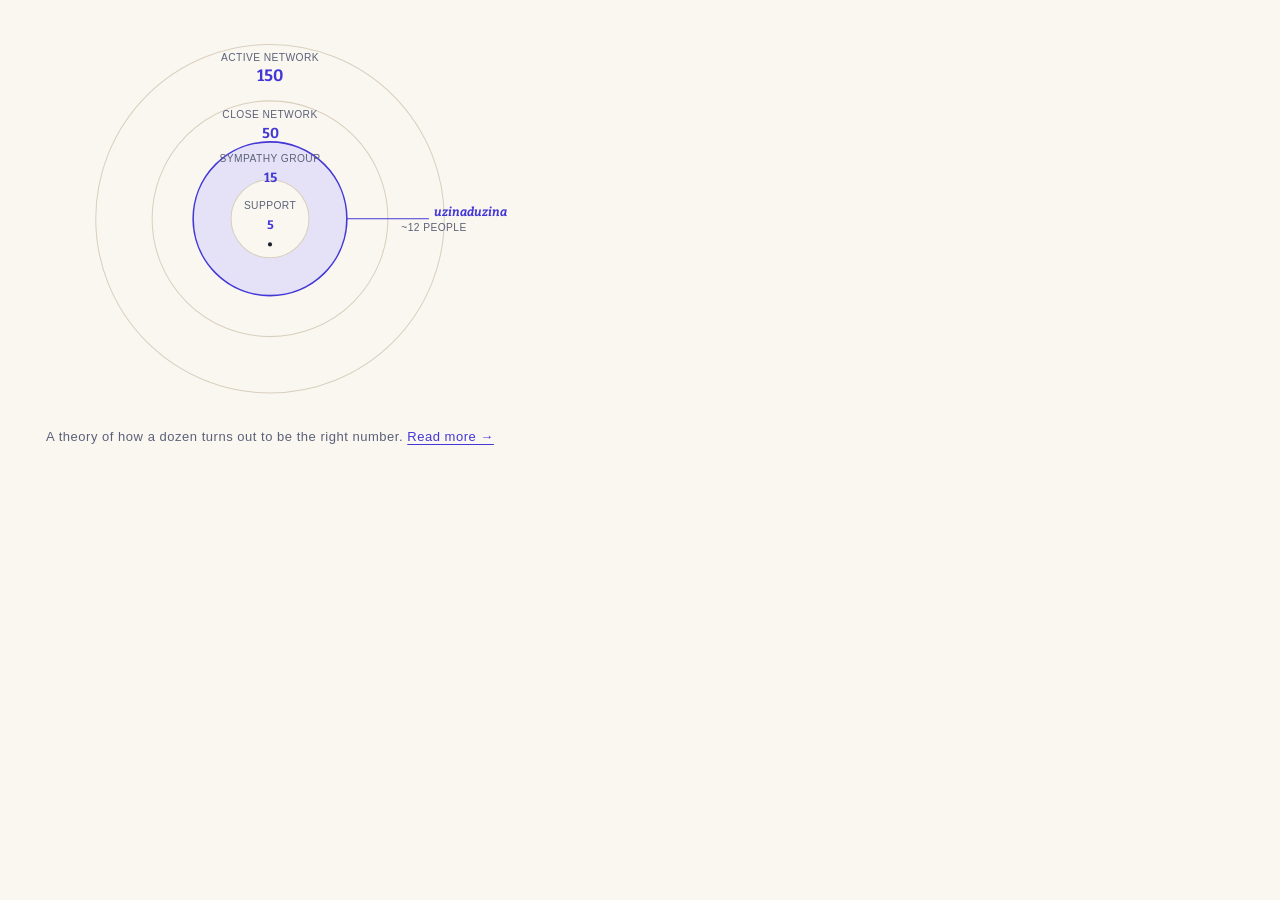
<file: assets/diagrams/dunbar-compact.html>
<!doctype html>
<html lang="en">
<head>
<meta charset="utf-8" />
<title>Why a dozen · uzinaduzina</title>
<link rel="stylesheet" href="../tokens.css" />
<style>
  html, body { margin: 0; background: var(--bg); }
  .compact {
    box-sizing: border-box;
    padding: var(--space-5);
    max-width: 540px;
    margin: 0;
    color: var(--ink);
  }
  svg { display: block; width: 100%; height: auto; }

  @keyframes ringExpand {
    from { r: 0; stroke-opacity: 0; }
    to { stroke-opacity: 1; }
  }
  @keyframes labelFade {
    from { opacity: 0; transform: translateY(3px); }
    to { opacity: 1; transform: translateY(0); }
  }
  @keyframes pulseEgo {
    0%, 100% { r: 2; }
    50% { r: 3; opacity: 0.7; }
  }
  @keyframes drawMarker {
    from { stroke-dashoffset: 80; opacity: 0; }
    to { stroke-dashoffset: 0; opacity: 1; }
  }

  .ring {
    fill: var(--bg);
    stroke: var(--rule);
    stroke-width: 1;
    transition: stroke 200ms var(--ease-out);
    animation: ringExpand 700ms var(--ease-out) backwards;
  }
  .ring:nth-of-type(1) { animation-delay: 100ms; r: 170; }
  .ring:nth-of-type(2) { animation-delay: 200ms; r: 115; }
  .ring:nth-of-type(3) { animation-delay: 300ms; r: 75; }
  .ring:nth-of-type(4) { animation-delay: 400ms; r: 38; }

  .ring:hover { stroke: var(--accent); }
  .ring.dozen {
    fill: var(--accent-soft);
    stroke: var(--accent);
    stroke-width: 1.5;
  }

  .ring-number, .ring-tag {
    pointer-events: none;
    animation: labelFade 300ms var(--ease-out) backwards;
  }
  .ring-number {
    font-family: var(--font-display);
    font-weight: 700;
    fill: var(--accent);
    text-anchor: middle;
  }
  .ring-tag {
    font-family: var(--font-ui);
    font-size: 10px;
    letter-spacing: var(--tracking-meta);
    fill: var(--ink-muted);
    text-transform: uppercase;
    text-anchor: middle;
  }

  .ego {
    fill: var(--ink);
    animation: pulseEgo 3s ease-in-out 800ms infinite;
  }

  .marker {
    font-family: var(--font-display);
    font-style: italic;
    font-weight: 700;
    fill: var(--accent);
    font-size: 12px;
    animation: labelFade 400ms var(--ease-out) 700ms backwards;
  }
  .marker-line {
    stroke: var(--accent);
    stroke-width: 1;
    stroke-dasharray: 80;
    animation: drawMarker 500ms var(--ease-out) 600ms backwards;
  }
  .read-more {
    font-family: var(--font-ui);
    font-size: var(--fs-meta);
    letter-spacing: var(--tracking-meta);
    color: var(--ink-muted);
    margin: var(--space-3) 0 0;
    text-align: center;
    opacity: 0;
    animation: labelFade 400ms var(--ease-out) 1000ms forwards;
  }
  .read-more a {
    color: var(--accent);
    text-decoration: underline;
    text-underline-offset: 3px;
  }
  .read-more a:hover {
    color: var(--accent-hover);
  }

  @media (prefers-reduced-motion: reduce) {
    *, *::before, *::after { animation: none !important; transition-duration: 0ms !important; }
  }
</style>
</head>
<body>
  <div class="compact">
    <svg viewBox="0 0 480 380" role="img" aria-label="Compact diagram of the four Dunbar layers, with the dozen layer highlighted">
      <!-- 150 -->
      <circle class="ring" cx="240" cy="190" r="170"></circle>
      <!-- 50 -->
      <circle class="ring" cx="240" cy="190" r="115"></circle>
      <!-- 15 dozen -->
      <circle class="ring dozen" cx="240" cy="190" r="75"></circle>
      <!-- 5 -->
      <circle class="ring" cx="240" cy="190" r="38"></circle>

      <!-- Labels -->
      <text class="ring-tag" x="240" y="36" style="animation-delay: 200ms">active network</text>
      <text class="ring-number" x="240" y="56" font-size="16" style="animation-delay: 250ms">150</text>

      <text class="ring-tag" x="240" y="92" style="animation-delay: 300ms">close network</text>
      <text class="ring-number" x="240" y="111" font-size="14" style="animation-delay: 350ms">50</text>

      <text class="ring-tag" x="240" y="135" style="animation-delay: 400ms">sympathy group</text>
      <text class="ring-number" x="240" y="154" font-size="13" style="animation-delay: 450ms">15</text>

      <text class="ring-tag" x="240" y="180" style="animation-delay: 500ms">support</text>
      <text class="ring-number" x="240" y="200" font-size="12" style="animation-delay: 550ms">5</text>

      <!-- ego -->
      <circle class="ego" cx="240" cy="215" r="2"></circle>

      <!-- uzinaduzina marker -->
      <line class="marker-line" x1="315" y1="190" x2="395" y2="190"></line>
      <text class="marker" x="400" y="187">uzinaduzina</text>
      <text class="ring-tag" x="400" y="202" font-size="9" style="animation-delay: 800ms">~12 people</text>
    </svg>
    <p class="read-more">A theory of how a dozen turns out to be the right number. <a href="../../?n=curiosity-dunbar-alexander-and-the-dozen" target="_top">Read more →</a></p>
  </div>
</body>
</html>
</file>
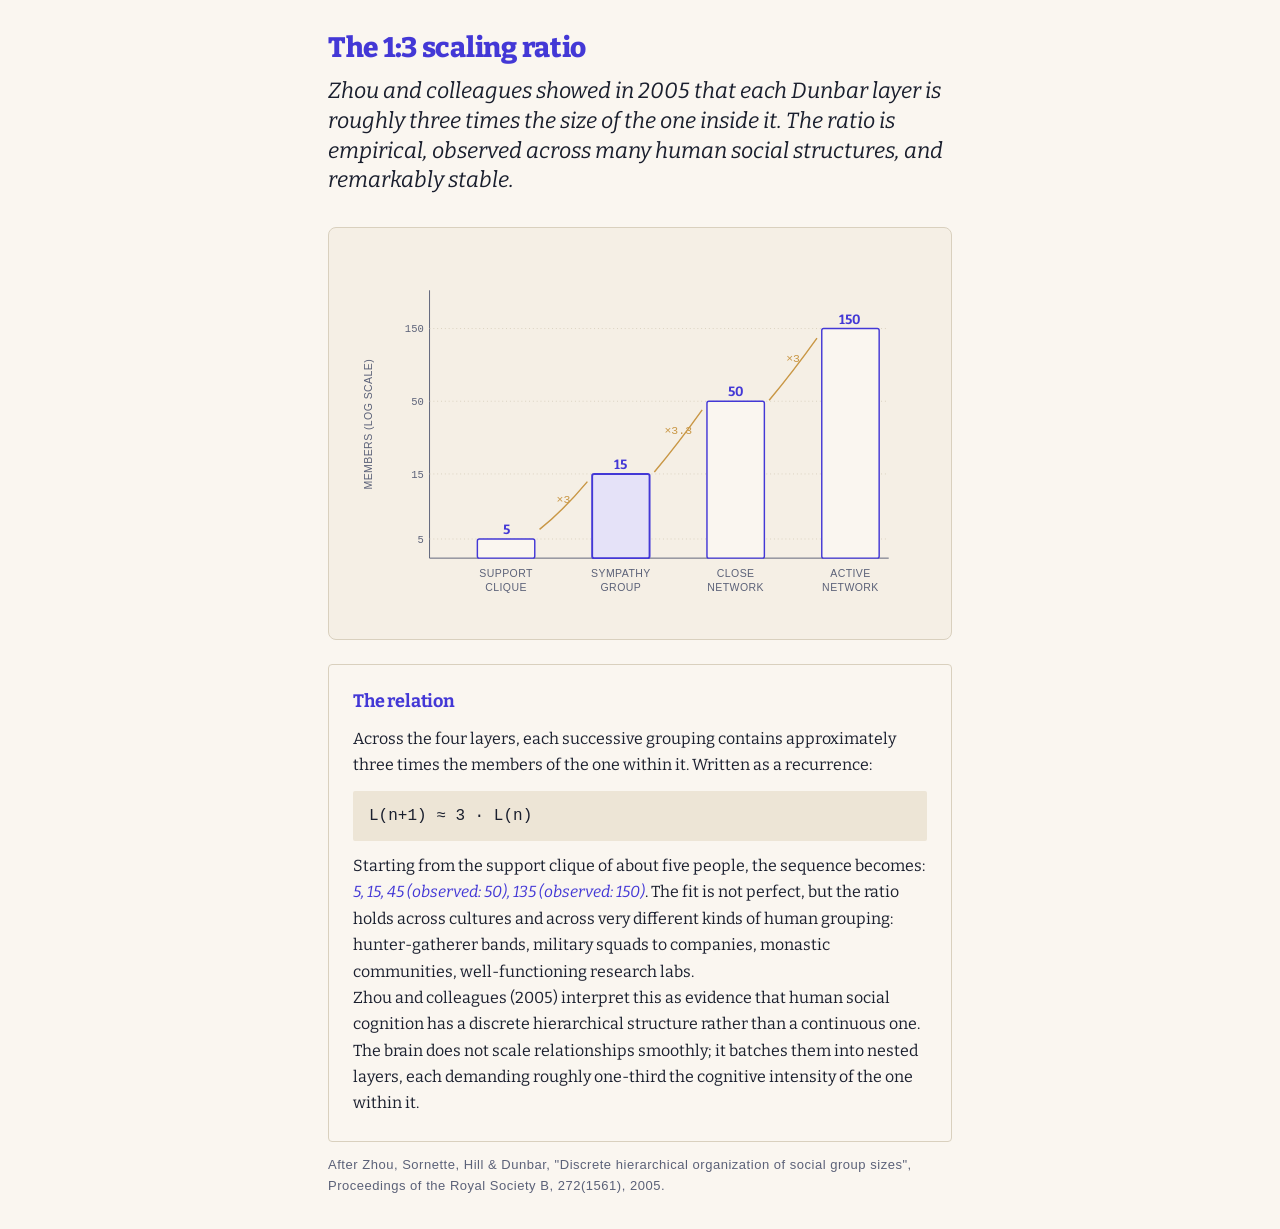
<file: assets/diagrams/dunbar-scaling.html>
<!doctype html>
<html lang="en">
<head>
<meta charset="utf-8" />
<title>The 1:3 scaling ratio · interactive diagram · uzinaduzina</title>
<link rel="stylesheet" href="../tokens.css" />
<style>
  html, body { margin: 0; background: var(--bg); }
  .frame {
    box-sizing: border-box;
    padding: var(--space-6) var(--space-7);
    max-width: 720px;
    margin: 0 auto;
    color: var(--ink);
  }
  h1 {
    font-size: var(--fs-h2);
    font-weight: 800;
    margin: 0 0 var(--space-3);
  }
  .lede {
    font-size: var(--fs-lede);
    font-style: italic;
    color: var(--ink);
    margin: 0 0 var(--space-6);
    line-height: var(--lh-snug);
  }

  .diagram-wrap {
    background: var(--bg-paper);
    border: 1px solid var(--rule);
    border-radius: var(--radius-3);
    padding: var(--space-5);
    margin: 0 0 var(--space-5);
  }
  svg { display: block; width: 100%; height: auto; }

  /* Animations */
  @keyframes growUp {
    from { transform: scaleY(0); }
    to { transform: scaleY(1); }
  }
  @keyframes fadeInLabel {
    from { opacity: 0; transform: translateY(2px); }
    to { opacity: 1; transform: translateY(0); }
  }
  @keyframes drawArrow {
    from { stroke-dashoffset: 100; opacity: 0; }
    to { stroke-dashoffset: 0; opacity: 1; }
  }
  @keyframes appearMultiplier {
    from { opacity: 0; transform: scale(0.7); }
    to { opacity: 1; transform: scale(1); }
  }
  @keyframes drawAxis {
    from { stroke-dasharray: 300; stroke-dashoffset: 300; }
    to { stroke-dasharray: 300; stroke-dashoffset: 0; }
  }

  .axis-line {
    stroke: var(--ink-muted);
    stroke-width: 1;
    animation: drawAxis 600ms var(--ease-out) backwards;
  }
  .gridline {
    stroke: var(--rule);
    stroke-width: 1;
    stroke-dasharray: 1 3;
    opacity: 0;
    animation: fadeInLabel 400ms var(--ease-out) forwards;
  }
  .gridline:nth-of-type(1) { animation-delay: 300ms; }
  .gridline:nth-of-type(2) { animation-delay: 350ms; }
  .gridline:nth-of-type(3) { animation-delay: 400ms; }
  .gridline:nth-of-type(4) { animation-delay: 450ms; }

  .axis-label {
    font-family: var(--font-ui);
    font-size: 11px;
    letter-spacing: var(--tracking-meta);
    fill: var(--ink-muted);
    text-transform: uppercase;
  }
  .axis-tick {
    font-family: var(--font-mono);
    font-size: 11px;
    fill: var(--ink-muted);
    animation: fadeInLabel 300ms var(--ease-out) backwards;
  }
  .axis-tick:nth-of-type(1) { animation-delay: 350ms; }
  .axis-tick:nth-of-type(2) { animation-delay: 400ms; }
  .axis-tick:nth-of-type(3) { animation-delay: 450ms; }
  .axis-tick:nth-of-type(4) { animation-delay: 500ms; }

  /* Layer markers */
  .layer-bar {
    cursor: pointer;
  }
  .bar-fill {
    fill: var(--bg);
    stroke: var(--accent);
    stroke-width: 1.5;
    transform-origin: center bottom;
    transform-box: fill-box;
    animation: growUp 500ms var(--ease-out) backwards;
    transition: fill 200ms var(--ease-out),
                stroke-width 200ms var(--ease-out);
  }
  .layer-bar:nth-of-type(1) .bar-fill { animation-delay: 600ms; }
  .layer-bar:nth-of-type(2) .bar-fill { animation-delay: 800ms; }
  .layer-bar:nth-of-type(3) .bar-fill { animation-delay: 1000ms; }
  .layer-bar:nth-of-type(4) .bar-fill { animation-delay: 1200ms; }

  .layer-bar:hover .bar-fill,
  .layer-bar.active .bar-fill {
    fill: var(--accent-soft);
    stroke-width: 2.5;
  }
  .layer-bar.dozen .bar-fill {
    fill: var(--accent-soft);
    stroke-width: 2;
  }
  .layer-name, .layer-value {
    pointer-events: none;
    animation: fadeInLabel 400ms var(--ease-out) backwards;
  }
  .layer-bar:nth-of-type(1) .layer-name,
  .layer-bar:nth-of-type(1) .layer-value { animation-delay: 1100ms; }
  .layer-bar:nth-of-type(2) .layer-name,
  .layer-bar:nth-of-type(2) .layer-value { animation-delay: 1300ms; }
  .layer-bar:nth-of-type(3) .layer-name,
  .layer-bar:nth-of-type(3) .layer-value { animation-delay: 1500ms; }
  .layer-bar:nth-of-type(4) .layer-name,
  .layer-bar:nth-of-type(4) .layer-value { animation-delay: 1700ms; }

  .layer-name {
    font-family: var(--font-ui);
    font-size: 11px;
    letter-spacing: var(--tracking-meta);
    fill: var(--ink-muted);
    text-transform: uppercase;
    text-anchor: middle;
  }
  .layer-value {
    font-family: var(--font-display);
    font-weight: 700;
    fill: var(--accent);
    text-anchor: middle;
  }

  /* Multiplier arrows */
  .mult-arrow {
    stroke: var(--ochre);
    stroke-width: 1.5;
    fill: none;
    stroke-dasharray: 100;
    animation: drawArrow 600ms var(--ease-out) backwards;
  }
  .mult-arrow:nth-of-type(1) { animation-delay: 1900ms; }
  .mult-arrow:nth-of-type(2) { animation-delay: 2100ms; }
  .mult-arrow:nth-of-type(3) { animation-delay: 2300ms; }

  .mult-label {
    font-family: var(--font-mono);
    font-size: 12px;
    fill: var(--ochre);
    font-weight: 500;
    text-anchor: middle;
    transform-origin: center;
    transform-box: fill-box;
    animation: appearMultiplier 400ms var(--ease-out) backwards;
  }
  .mult-label:nth-of-type(1) { animation-delay: 2050ms; }
  .mult-label:nth-of-type(2) { animation-delay: 2250ms; }
  .mult-label:nth-of-type(3) { animation-delay: 2450ms; }

  /* Equation panel */
  .equation-panel {
    background: var(--bg);
    border: 1px solid var(--rule);
    border-radius: var(--radius-2);
    padding: var(--space-5);
    margin-top: var(--space-5);
    opacity: 0;
    animation: fadeInLabel 600ms var(--ease-out) 2700ms forwards;
  }
  .equation-title {
    font-family: var(--font-display);
    font-weight: 700;
    font-size: var(--fs-h4);
    color: var(--accent);
    margin: 0 0 var(--space-3);
  }
  .formula {
    font-family: var(--font-mono);
    font-size: 16px;
    color: var(--ink);
    background: var(--bg-sunk);
    padding: var(--space-3) var(--space-4);
    border-radius: var(--radius-1);
    margin: var(--space-3) 0;
    overflow-x: auto;
  }
  .equation-body {
    font-size: var(--fs-small);
    line-height: var(--lh-body);
    color: var(--ink);
    margin: 0;
  }
  .equation-body em { color: var(--accent); font-style: italic; }

  .caption {
    font-family: var(--font-ui);
    font-size: var(--fs-meta);
    letter-spacing: var(--tracking-meta);
    color: var(--ink-muted);
    margin: var(--space-3) 0 0;
  }

  @media (prefers-reduced-motion: reduce) {
    *, *::before, *::after { animation: none !important; transition-duration: 0ms !important; }
  }
</style>
</head>
<body>
  <div class="frame">
    <h1>The 1:3 scaling ratio</h1>
    <p class="lede">Zhou and colleagues showed in 2005 that each Dunbar layer is roughly three times the size of the one inside it. The ratio is empirical, observed across many human social structures, and remarkably stable.</p>

    <div class="diagram-wrap">
      <svg viewBox="0 0 600 380" role="img" aria-label="Logarithmic scale showing the four Dunbar layers and the constant 1:3 ratio between them">

        <!-- Y-axis -->
        <line class="axis-line" x1="80" y1="40" x2="80" y2="320"></line>

        <!-- Y-axis ticks: log scale -->
        <line class="gridline" x1="80" y1="300" x2="560" y2="300"></line>
        <text class="axis-tick" x="74" y="304" text-anchor="end">5</text>

        <line class="gridline" x1="80" y1="232" x2="560" y2="232"></line>
        <text class="axis-tick" x="74" y="236" text-anchor="end">15</text>

        <line class="gridline" x1="80" y1="156" x2="560" y2="156"></line>
        <text class="axis-tick" x="74" y="160" text-anchor="end">50</text>

        <line class="gridline" x1="80" y1="80" x2="560" y2="80"></line>
        <text class="axis-tick" x="74" y="84" text-anchor="end">150</text>

        <text class="axis-label" x="20" y="180" transform="rotate(-90, 20, 180)" text-anchor="middle">members (log scale)</text>

        <!-- X-axis -->
        <line class="axis-line" x1="80" y1="320" x2="560" y2="320"></line>

        <!-- Layer bars -->
        <g class="layer-bar" data-layer="5">
          <rect class="bar-fill" x="130" y="300" width="60" height="20" rx="2"></rect>
          <text class="layer-value" x="160" y="295" font-size="14">5</text>
          <text class="layer-name" x="160" y="340">support</text>
          <text class="layer-name" x="160" y="354" style="animation-delay: 1150ms">clique</text>
        </g>

        <g class="layer-bar dozen" data-layer="15">
          <rect class="bar-fill" x="250" y="232" width="60" height="88" rx="2"></rect>
          <text class="layer-value" x="280" y="227" font-size="14">15</text>
          <text class="layer-name" x="280" y="340">sympathy</text>
          <text class="layer-name" x="280" y="354" style="animation-delay: 1350ms">group</text>
        </g>

        <g class="layer-bar" data-layer="50">
          <rect class="bar-fill" x="370" y="156" width="60" height="164" rx="2"></rect>
          <text class="layer-value" x="400" y="151" font-size="14">50</text>
          <text class="layer-name" x="400" y="340">close</text>
          <text class="layer-name" x="400" y="354" style="animation-delay: 1550ms">network</text>
        </g>

        <g class="layer-bar" data-layer="150">
          <rect class="bar-fill" x="490" y="80" width="60" height="240" rx="2"></rect>
          <text class="layer-value" x="520" y="75" font-size="14">150</text>
          <text class="layer-name" x="520" y="340">active</text>
          <text class="layer-name" x="520" y="354" style="animation-delay: 1750ms">network</text>
        </g>

        <!-- Multiplier arrows -->
        <path class="mult-arrow" d="M 195 290 Q 220 270 245 240"></path>
        <path class="mult-arrow" d="M 315 230 Q 340 200 365 165"></path>
        <path class="mult-arrow" d="M 435 155 Q 460 125 485 90"></path>

        <text class="mult-label" x="220" y="262">×3</text>
        <text class="mult-label" x="340" y="190">×3.3</text>
        <text class="mult-label" x="460" y="115">×3</text>
      </svg>
    </div>

    <div class="equation-panel">
      <h3 class="equation-title">The relation</h3>
      <p class="equation-body">Across the four layers, each successive grouping contains approximately three times the members of the one within it. Written as a recurrence:</p>
      <div class="formula">L(n+1) ≈ 3 · L(n)</div>
      <p class="equation-body">Starting from the support clique of about five people, the sequence becomes: <em>5, 15, 45 (observed: 50), 135 (observed: 150)</em>. The fit is not perfect, but the ratio holds across cultures and across very different kinds of human grouping: hunter-gatherer bands, military squads to companies, monastic communities, well-functioning research labs.</p>
      <p class="equation-body">Zhou and colleagues (2005) interpret this as evidence that human social cognition has a discrete hierarchical structure rather than a continuous one. The brain does not scale relationships smoothly; it batches them into nested layers, each demanding roughly one-third the cognitive intensity of the one within it.</p>
    </div>

    <p class="caption">After Zhou, Sornette, Hill &amp; Dunbar, "Discrete hierarchical organization of social group sizes", Proceedings of the Royal Society B, 272(1561), 2005.</p>
  </div>

<script>
  const bars = document.querySelectorAll('.layer-bar');
  function activate(layer) {
    bars.forEach(b => b.classList.toggle('active', b.dataset.layer === layer));
  }
  function clear() { bars.forEach(b => b.classList.remove('active')); }
  bars.forEach(b => {
    b.addEventListener('mouseenter', () => activate(b.dataset.layer));
    b.addEventListener('mouseleave', clear);
  });
</script>
</body>
</html>
</file>
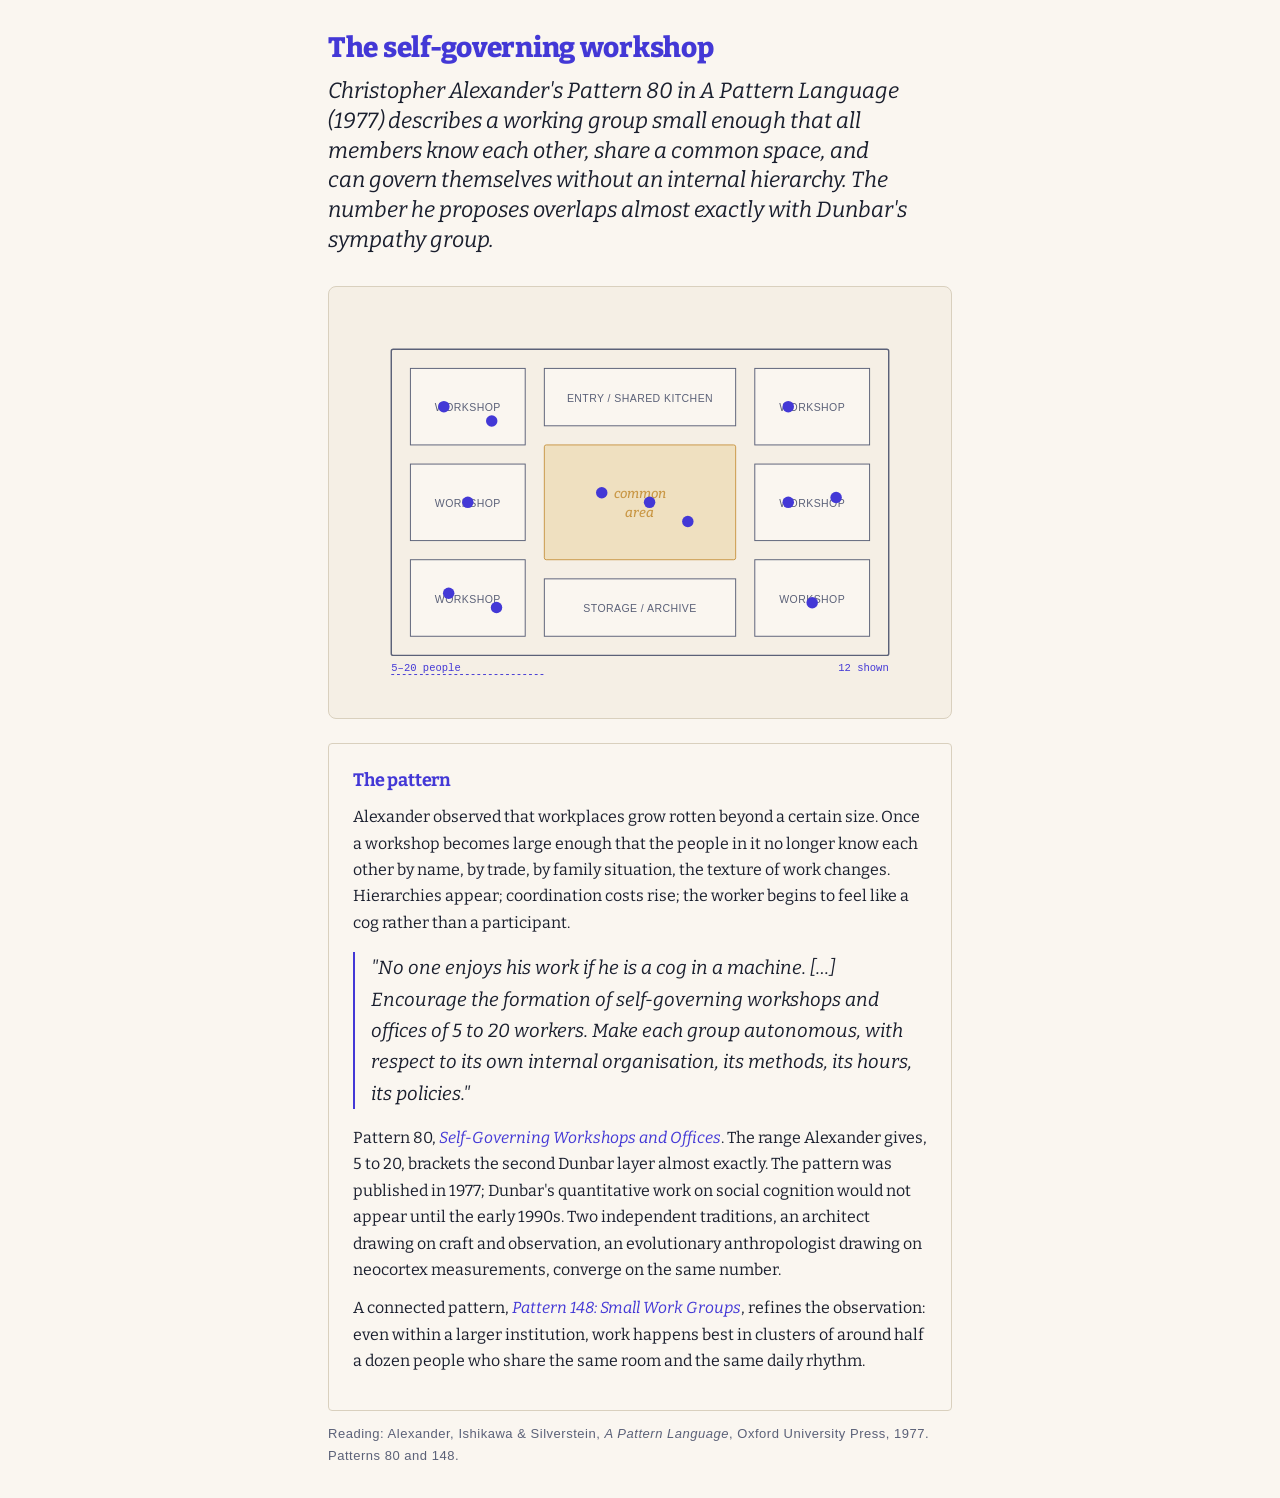
<file: assets/diagrams/self-governing-workshop.html>
<!doctype html>
<html lang="en">
<head>
<meta charset="utf-8" />
<title>Self-governing workshop · interactive diagram · uzinaduzina</title>
<link rel="stylesheet" href="../tokens.css" />
<style>
  html, body { margin: 0; background: var(--bg); }
  .frame {
    box-sizing: border-box;
    padding: var(--space-6) var(--space-7);
    max-width: 720px;
    margin: 0 auto;
    color: var(--ink);
  }
  h1 {
    font-size: var(--fs-h2);
    font-weight: 800;
    margin: 0 0 var(--space-3);
  }
  .lede {
    font-size: var(--fs-lede);
    font-style: italic;
    color: var(--ink);
    margin: 0 0 var(--space-6);
    line-height: var(--lh-snug);
  }
  .diagram-wrap {
    background: var(--bg-paper);
    border: 1px solid var(--rule);
    border-radius: var(--radius-3);
    padding: var(--space-5);
    margin: 0 0 var(--space-5);
  }
  svg { display: block; width: 100%; height: auto; }

  /* Animations */
  @keyframes drawWall {
    from { stroke-dasharray: 1700; stroke-dashoffset: 1700; }
    to { stroke-dasharray: 1700; stroke-dashoffset: 0; }
  }
  @keyframes fadeIn {
    from { opacity: 0; }
    to { opacity: 1; }
  }
  @keyframes drop {
    from { transform: translateY(-8px); opacity: 0; }
    to { transform: translateY(0); opacity: 1; }
  }
  @keyframes personPop {
    0% { transform: scale(0); opacity: 0; }
    60% { transform: scale(1.2); }
    100% { transform: scale(1); opacity: 1; }
  }
  @keyframes personBreathe {
    0%, 100% { r: 6; }
    50% { r: 6.5; }
  }

  /* Building outline draws first */
  .wall {
    stroke: var(--ink-muted);
    stroke-width: 1.5;
    fill: none;
    animation: drawWall 1200ms var(--ease-out) backwards;
  }

  /* Rooms fade in after walls */
  .room {
    fill: var(--bg);
    stroke: var(--ink-muted);
    stroke-width: 1;
    animation: fadeIn 400ms var(--ease-out) backwards;
  }
  .room:nth-of-type(1) { animation-delay: 1100ms; }
  .room:nth-of-type(2) { animation-delay: 1150ms; }
  .room:nth-of-type(3) { animation-delay: 1200ms; }
  .room:nth-of-type(4) { animation-delay: 1250ms; }
  .room:nth-of-type(5) { animation-delay: 1300ms; }
  .room:nth-of-type(6) { animation-delay: 1350ms; }
  .room:nth-of-type(7) { animation-delay: 1400ms; }
  .room:nth-of-type(8) { animation-delay: 1450ms; }

  .common {
    fill: var(--ochre-soft);
    stroke: var(--ochre);
    stroke-width: 1;
    animation: fadeIn 500ms var(--ease-out) 1500ms backwards;
  }

  /* People drop in */
  .person {
    fill: var(--accent);
    cursor: pointer;
    transform-origin: center;
    transform-box: fill-box;
    animation: personPop 400ms var(--ease-out) backwards;
    transition: fill 200ms var(--ease-out);
  }
  .person:nth-of-type(1) { animation-delay: 1700ms; }
  .person:nth-of-type(2) { animation-delay: 1780ms; }
  .person:nth-of-type(3) { animation-delay: 1860ms; }
  .person:nth-of-type(4) { animation-delay: 1940ms; }
  .person:nth-of-type(5) { animation-delay: 2020ms; }
  .person:nth-of-type(6) { animation-delay: 2100ms; }
  .person:nth-of-type(7) { animation-delay: 2180ms; }
  .person:nth-of-type(8) { animation-delay: 2260ms; }
  .person:nth-of-type(9) { animation-delay: 2340ms; }
  .person:nth-of-type(10) { animation-delay: 2420ms; }
  .person:nth-of-type(11) { animation-delay: 2500ms; }
  .person:nth-of-type(12) { animation-delay: 2580ms; }

  .person:hover, .person.active {
    fill: var(--accent-hover);
  }

  /* Labels */
  .room-label, .common-label {
    pointer-events: none;
    animation: fadeIn 300ms var(--ease-out) backwards;
  }
  .room-label {
    font-family: var(--font-ui);
    font-size: 11px;
    letter-spacing: var(--tracking-meta);
    fill: var(--ink-muted);
    text-transform: uppercase;
    text-anchor: middle;
    animation-delay: 1500ms;
  }
  .common-label {
    font-family: var(--font-display);
    font-style: italic;
    font-weight: 500;
    fill: var(--ochre);
    font-size: 14px;
    text-anchor: middle;
    animation-delay: 1700ms;
  }

  /* Threshold annotations */
  .threshold-line {
    stroke: var(--accent);
    stroke-width: 1;
    stroke-dasharray: 3 3;
    opacity: 0;
    animation: fadeIn 400ms var(--ease-out) 2700ms forwards;
  }
  .threshold-label {
    font-family: var(--font-mono);
    font-size: 11px;
    fill: var(--accent);
    opacity: 0;
    animation: fadeIn 400ms var(--ease-out) 2800ms forwards;
  }

  /* Text panel */
  .text-panel {
    background: var(--bg);
    border: 1px solid var(--rule);
    border-radius: var(--radius-2);
    padding: var(--space-5);
    margin-top: var(--space-5);
    opacity: 0;
    animation: fadeIn 600ms var(--ease-out) 3000ms forwards;
  }
  .text-title {
    font-family: var(--font-display);
    font-weight: 700;
    font-size: var(--fs-h4);
    color: var(--accent);
    margin: 0 0 var(--space-3);
  }
  .text-body {
    font-size: var(--fs-small);
    line-height: var(--lh-body);
    color: var(--ink);
    margin: 0 0 var(--space-3);
  }
  .text-body em { color: var(--accent); font-style: italic; }
  .quote {
    border-left: 2px solid var(--accent);
    padding-left: var(--space-4);
    margin: var(--space-4) 0;
    font-style: italic;
    color: var(--ink);
  }

  .caption {
    font-family: var(--font-ui);
    font-size: var(--fs-meta);
    letter-spacing: var(--tracking-meta);
    color: var(--ink-muted);
    margin: var(--space-3) 0 0;
  }

  @media (prefers-reduced-motion: reduce) {
    *, *::before, *::after { animation: none !important; transition-duration: 0ms !important; }
  }
</style>
</head>
<body>
  <div class="frame">
    <h1>The self-governing workshop</h1>
    <p class="lede">Christopher Alexander's Pattern 80 in <i>A Pattern Language</i> (1977) describes a working group small enough that all members know each other, share a common space, and can govern themselves without an internal hierarchy. The number he proposes overlaps almost exactly with Dunbar's sympathy group.</p>

    <div class="diagram-wrap">
      <svg viewBox="0 0 600 400" role="img" aria-label="Floor plan of a self-governing workshop with twelve people, common area, and surrounding rooms">

        <!-- Outer building boundary draws first -->
        <rect class="wall" x="40" y="40" width="520" height="320" rx="2"></rect>

        <!-- Rooms fade in -->
        <rect class="room" x="60" y="60" width="120" height="80"></rect>
        <rect class="room" x="60" y="160" width="120" height="80"></rect>
        <rect class="room" x="60" y="260" width="120" height="80"></rect>
        <rect class="room" x="420" y="60" width="120" height="80"></rect>
        <rect class="room" x="420" y="160" width="120" height="80"></rect>
        <rect class="room" x="420" y="260" width="120" height="80"></rect>
        <rect class="room" x="200" y="60" width="200" height="60"></rect>
        <rect class="room" x="200" y="280" width="200" height="60"></rect>

        <!-- Common area -->
        <rect class="common" x="200" y="140" width="200" height="120" rx="2"></rect>

        <!-- Room labels -->
        <text class="room-label" x="120" y="105">workshop</text>
        <text class="room-label" x="120" y="205">workshop</text>
        <text class="room-label" x="120" y="305">workshop</text>
        <text class="room-label" x="480" y="105">workshop</text>
        <text class="room-label" x="480" y="205">workshop</text>
        <text class="room-label" x="480" y="305">workshop</text>
        <text class="room-label" x="300" y="95">entry / shared kitchen</text>
        <text class="room-label" x="300" y="315">storage / archive</text>
        <text class="common-label" x="300" y="195">common</text>
        <text class="common-label" x="300" y="215">area</text>

        <!-- Twelve people -->
        <circle class="person" cx="95" cy="100" r="6" data-person="1"></circle>
        <circle class="person" cx="145" cy="115" r="6" data-person="2"></circle>
        <circle class="person" cx="120" cy="200" r="6" data-person="3"></circle>
        <circle class="person" cx="100" cy="295" r="6" data-person="4"></circle>
        <circle class="person" cx="150" cy="310" r="6" data-person="5"></circle>
        <circle class="person" cx="455" cy="100" r="6" data-person="6"></circle>
        <circle class="person" cx="455" cy="200" r="6" data-person="7"></circle>
        <circle class="person" cx="505" cy="195" r="6" data-person="8"></circle>
        <circle class="person" cx="480" cy="305" r="6" data-person="9"></circle>
        <circle class="person" cx="260" cy="190" r="6" data-person="10"></circle>
        <circle class="person" cx="310" cy="200" r="6" data-person="11"></circle>
        <circle class="person" cx="350" cy="220" r="6" data-person="12"></circle>

        <!-- Threshold annotation -->
        <line class="threshold-line" x1="40" y1="380" x2="200" y2="380"></line>
        <text class="threshold-label" x="40" y="376">5–20 people</text>
        <text class="threshold-label" x="560" y="376" text-anchor="end">12 shown</text>
      </svg>
    </div>

    <div class="text-panel">
      <h3 class="text-title">The pattern</h3>
      <p class="text-body">Alexander observed that workplaces grow rotten beyond a certain size. Once a workshop becomes large enough that the people in it no longer know each other by name, by trade, by family situation, the texture of work changes. Hierarchies appear; coordination costs rise; the worker begins to feel like a cog rather than a participant.</p>
      <div class="quote">"No one enjoys his work if he is a cog in a machine. […] Encourage the formation of self-governing workshops and offices of 5 to 20 workers. Make each group autonomous, with respect to its own internal organisation, its methods, its hours, its policies."</div>
      <p class="text-body">Pattern 80, <em>Self-Governing Workshops and Offices</em>. The range Alexander gives, 5 to 20, brackets the second Dunbar layer almost exactly. The pattern was published in 1977; Dunbar's quantitative work on social cognition would not appear until the early 1990s. Two independent traditions, an architect drawing on craft and observation, an evolutionary anthropologist drawing on neocortex measurements, converge on the same number.</p>
      <p class="text-body">A connected pattern, <em>Pattern 148: Small Work Groups</em>, refines the observation: even within a larger institution, work happens best in clusters of around half a dozen people who share the same room and the same daily rhythm.</p>
    </div>

    <p class="caption">Reading: Alexander, Ishikawa &amp; Silverstein, <i>A Pattern Language</i>, Oxford University Press, 1977. Patterns 80 and 148.</p>
  </div>

<script>
  const people = document.querySelectorAll('.person');
  people.forEach(p => {
    p.addEventListener('mouseenter', () => p.classList.add('active'));
    p.addEventListener('mouseleave', () => p.classList.remove('active'));
  });
</script>
</body>
</html>
</file>
<file: assets/site.css>
/* uzinaduzina · stacked-notes website
 * Bold, playful, editorial. Each note is a "card" in a horizontally-stacked column.
 * Click a link, the next note pushes in from the right.
 * Mobile: notes stack vertically, only one visible at a time.
 */

@import url('tokens.css');

* { box-sizing: border-box; }

html, body {
  height: 100%;
  margin: 0;
  background: var(--bg);
  color: var(--ink);
  overflow: hidden; /* the stack scroller handles layout */
}

@media (max-width: 900px) {
  html, body { overflow: auto; }
}

a { text-decoration: none; }
button { font-family: inherit; }

/* ============ TOP CHROME ============ */

.chrome {
  position: fixed;
  top: 0; left: 0; right: 0;
  z-index: 50;
  display: flex;
  align-items: center;
  gap: var(--space-5);
  padding: 14px 24px;
  background: var(--bg);
  border-bottom: 1px solid var(--rule);
}

.brand {
  display: flex;
  align-items: center;
  gap: 12px;
  cursor: pointer;
  border: 0;
  background: transparent;
  padding: 0;
}
.brand img {
  height: 32px;
  width: auto;
  display: block;
}
.brand-mark {
  display: flex;
  flex-direction: column;
  line-height: 1;
}
.brand-mark .name {
  font-family: var(--font-display);
  font-weight: 900;
  font-size: 22px;
  letter-spacing: -0.02em;
  color: var(--ink);
}
.brand-mark .tag {
  font-family: var(--font-ui);
  font-size: 11px;
  letter-spacing: var(--tracking-meta);
  text-transform: uppercase;
  color: var(--ink-muted);
  margin-top: 2px;
}

.chrome-nav {
  margin-left: auto; /* push primary nav to the right edge */
  display: flex;
  gap: 4px;
  font-family: var(--font-ui);
  font-size: 13px;
  font-weight: 500;
}
.chrome-nav button {
  padding: 8px 14px;
  background: transparent;
  border: 1px solid transparent;
  border-radius: 2px;
  cursor: pointer;
  color: var(--ink);
  transition: background var(--dur-fast) var(--ease-out);
}
.chrome-nav button:hover { background: var(--bg-paper); }
.chrome-nav button.is-active {
  background: var(--ink);
  color: var(--bg);
}

.solar-icon {
  width: 20px;
  height: 20px;
  flex: 0 0 20px;
  display: block;
}

.mobile-menu-toggle,
.mobile-menu {
  display: none;
}

@media (max-width: 720px) {
  .chrome { padding: 10px 14px; gap: 12px; min-height: var(--chrome-h); }
  .brand-mark .tag { display: none; }
  .chrome-nav { display: none; }
  .brand-mark .name { font-size: 21px; letter-spacing: 0; }
  .mobile-menu-toggle {
    margin-left: auto;
    width: 38px;
    height: 38px;
    border: 1px solid var(--rule);
    border-radius: 2px;
    background: var(--bg-paper);
    color: var(--ink);
    display: grid;
    place-items: center;
    cursor: pointer;
    font-family: var(--font-display);
    font-weight: 700;
    transition: background var(--dur-fast) var(--ease-out),
                color var(--dur-fast) var(--ease-out),
                border-color var(--dur-fast) var(--ease-out);
  }
  .mobile-menu-toggle[aria-expanded="true"] {
    background: var(--ink);
    color: var(--bg);
    border-color: var(--ink);
  }
  .mobile-menu-toggle:focus-visible,
  .mobile-menu-item:focus-visible {
    outline: 2px solid var(--accent);
    outline-offset: 2px;
  }
  .mobile-menu {
    position: fixed;
    top: calc(var(--chrome-h) + 8px);
    left: 12px;
    right: 12px;
    z-index: 70;
    display: grid;
    grid-template-columns: 1fr 1fr;
    gap: 6px;
    padding: 8px;
    background: var(--bg);
    border: 1px solid var(--rule);
    border-radius: var(--radius-3);
  }
  .mobile-menu[hidden] { display: none; }
  .mobile-menu-item {
    min-width: 0;
    min-height: 42px;
    display: flex;
    align-items: center;
    gap: 9px;
    padding: 9px 10px;
    border: 1px solid transparent;
    border-radius: 2px;
    background: transparent;
    color: var(--ink);
    font-family: var(--font-display);
    font-size: 16px;
    font-weight: 700;
    line-height: 1.1;
    text-align: left;
    cursor: pointer;
  }
  .mobile-menu-item .solar-icon {
    color: var(--accent);
  }
  .mobile-menu-item.is-active {
    background: var(--accent-soft);
    border-color: var(--rule-soft);
  }
  .mobile-menu-item span {
    min-width: 0;
    overflow: hidden;
    text-overflow: ellipsis;
    white-space: nowrap;
  }
}

/* ============ STACK ============ */

.stack {
  position: fixed;
  top: 64px;
  left: 0;
  right: 0;
  bottom: 0;
  overflow: hidden;
}

.stack-inner {
  display: flex;
  align-items: stretch;
  height: 100%;
  width: 100%;
}

/* ============ NOTE CARD ============ */

/* Default = active note: takes the remaining width, scrollable. */
.note {
  position: relative;
  /* Active default: grow to fill the remaining space. Spines override below. */
  flex-grow: 1;
  flex-shrink: 1;
  flex-basis: 0;
  min-width: 0;
  height: 100%;
  background: var(--bg);
  border-right: 1px solid var(--rule);
  overflow-y: auto;
  scrollbar-width: thin;
  scrollbar-color: var(--rule) transparent;
  /* Width transitions when a column is promoted to active or demoted to spine.
     Both flex-grow and flex-basis are interpolated; together they smoothly
     resize from 64px → fill (and back). */
  transition:
    flex-grow var(--dur-active, 380ms) cubic-bezier(.2, 0, 0, 1),
    flex-basis var(--dur-active, 380ms) cubic-bezier(.2, 0, 0, 1),
    flex-shrink var(--dur-active, 380ms) cubic-bezier(.2, 0, 0, 1),
    background var(--dur-base) var(--ease-out);
  animation: noteSlide 380ms var(--ease-out);
}
.note::-webkit-scrollbar { width: 6px; }
.note::-webkit-scrollbar-thumb { background: var(--rule); border-radius: 3px; }

@keyframes noteSlide {
  from { transform: translateX(20px); opacity: 0; }
  to { transform: translateX(0); opacity: 1; }
}

/* Stacked (collapsed) notes: vertical spines on the left edge. */
.note.is-spine {
  flex-grow: 0;
  flex-shrink: 0;
  flex-basis: 64px;
  width: auto;
  overflow: hidden;
  cursor: pointer;
  background: var(--bg-paper);
  border-right: 1px solid var(--rule);
  animation: none;
}
.note.is-spine:hover { background: var(--bg-sunk); width: 72px; }
.note.is-spine[data-accent="ochre"] { background: #F4E9D0; }
.note.is-spine[data-accent="green"] { background: #E7EEDD; }
.note.is-spine[data-accent="indigo"] { background: var(--accent-soft); }

/* Hide normal note innards on spines */
.note.is-spine .note-inner { display: none; }
.note.is-spine .scroll-hint { display: none; }

/* Spine custom UI */
.spine-head {
  display: none;
}
.note.is-spine .spine-head {
  display: flex;
  flex-direction: column;
  height: 100%;
  /* top padding leaves the X clear (28px button + 10px offset + 12px gap);
     bottom padding leaves the depth number clear */
  padding: 50px 0 38px;
  position: relative;
}

.note.is-spine .spine-close {
  position: absolute;
  top: 10px;
  left: 50%;
  transform: translateX(-50%);
  width: 28px;
  height: 28px;
  border-radius: 999px;
  border: 1px solid var(--ink);
  background: var(--bg);
  cursor: pointer;
  display: flex;
  align-items: center;
  justify-content: center;
  font-size: 16px;
  line-height: 1;
  color: var(--ink);
  transition: all var(--dur-fast) var(--ease-out);
  z-index: 5;
  font-family: var(--font-display);
  font-weight: 700;
}
.note.is-spine .spine-close:hover {
  background: var(--ink);
  color: var(--bg);
}

.note.is-spine .spine-num {
  position: absolute;
  bottom: 12px;
  left: 0;
  right: 0;
  text-align: center;
  font-family: var(--font-mono);
  font-size: 11px;
  color: var(--ink-muted);
  letter-spacing: 0.06em;
}

/* Big rotated label running up the spine */
.note.is-spine .spine-label {
  flex: 1;
  display: flex;
  align-items: center;
  justify-content: center;
  font-family: var(--font-display);
  font-weight: 800;
  font-size: 18px;
  letter-spacing: -0.01em;
  color: var(--ink);
  /* rotate to read bottom-to-top */
  writing-mode: vertical-rl;
  transform: rotate(180deg);
  white-space: nowrap;
  padding: 24px 0;
  text-overflow: ellipsis;
  overflow: hidden;
  max-height: 100%;
}

.note.is-spine .spine-kicker {
  font-family: var(--font-ui);
  font-size: 10px;
  font-weight: 600;
  letter-spacing: 0.14em;
  text-transform: uppercase;
  color: var(--ink-muted);
  writing-mode: vertical-rl;
  transform: rotate(180deg);
  text-align: center;
  white-space: nowrap;
  margin: 0 auto;
}

.note.is-spine[data-accent="ochre"] .spine-kicker::before,
.note.is-spine[data-accent="green"] .spine-kicker::before,
.note.is-spine[data-accent="indigo"] .spine-kicker::before {
  content: "";
  display: block;
  width: 10px;
  height: 10px;
  border-radius: 999px;
  margin: 0 auto 8px;
  background: var(--accent);
}
.note.is-spine[data-accent="ochre"] .spine-kicker::before { background: var(--ochre); }
.note.is-spine[data-accent="green"] .spine-kicker::before { background: var(--green); }

/* The first note in the stack (when active) has paper background — feels like the cover */
.note.is-active[data-id="home"] { background: var(--bg-paper); }

/* Distinct backgrounds per accent on the active note — playful variety */
.note.is-active[data-accent="ochre"] { background: #FDF7EC; }
.note.is-active[data-accent="green"] { background: #F4F6EE; }
.note.is-active[data-accent="indigo"] { background: var(--bg); }

.note-inner {
  padding: 48px 52px 96px;
  max-width: 720px;
}

@media (max-width: 720px) {
  /* Mobile layout, mirroring desktop's left↔right "column" idea on the
     vertical axis:
       chrome (fixed at the top) → active note (fills the middle) → all
       remaining spines pinned together at the bottom.
     Tapping a bottom spine promotes it to the active position; the previous
     active joins the bottom stack. */
  :root {
    --chrome-h: 54px;        /* fixed chrome bar height on mobile */
    --spine-h: 46px;         /* one spine row height */
  }

  /* The page (body) is the scroll container on mobile. */
  html, body {
    height: auto;
    overflow: visible;
  }
  .stack {
    position: static;
    top: auto;
    overflow: visible;
    height: auto;
  }
  .stack-inner {
    flex-direction: column;
    width: 100%;
    padding-top: var(--chrome-h);
    /* reserve room at the bottom equal to the stacked spine bar */
    padding-bottom: calc(var(--spine-count, 0) * var(--spine-h));
  }

  .note {
    width: 100%;
    height: auto;
    border-right: 0;
    border-bottom: 1px solid var(--rule);
    overflow: visible;
    transition: background var(--dur-base) var(--ease-out);
  }

  /* Active note: appears immediately below the chrome and takes whatever
     vertical room remains after the chrome and the bottom spine bar. */
  .note.is-active {
    order: 1;
    flex-basis: auto;
    flex-grow: 0;
    height: auto;
    min-height: calc(100vh - var(--chrome-h) - var(--spine-count, 0) * var(--spine-h));
  }

  /* Spines: pinned at the bottom of the viewport, stacked one above the
     other. --spine-index is set by app.js: 0 = bottom-most, growing upward. */
  .note.is-spine {
    order: 2;
    position: fixed;
    left: 0;
    right: 0;
    bottom: calc(var(--spine-index, 0) * var(--spine-h));
    width: 100%;
    height: var(--spine-h);
    min-height: var(--spine-h);
    flex-basis: auto;
    overflow: hidden;
    z-index: 10;
    border-top: 1px solid var(--rule);
    border-bottom: 0;
    touch-action: manipulation;
    -webkit-tap-highlight-color: transparent;
  }
  .note.is-spine:hover {
    width: 100%;
    flex-basis: auto;
  }
  /* The single spine row immediately above the active border looks heavier
     because the active's own bottom border and the spine's top border meet.
     Drop one of them on the top-most spine. */
  .note.is-spine .spine-head {
    flex-direction: row;
    align-items: center;
    height: 100%;
    padding: 0 14px;
    gap: 12px;
  }
  .note.is-spine .spine-close {
    position: static;
    transform: none;
    flex-shrink: 0;
    width: 26px;
    height: 26px;
  }
  .note.is-spine .spine-label {
    writing-mode: horizontal-tb;
    transform: none;
    flex: 1;
    justify-content: flex-start;
    font-size: 15px;
    padding: 0;
    white-space: nowrap;
    overflow: hidden;
    text-overflow: ellipsis;
    display: block;
    line-height: 1.2;
    text-align: left;
  }
  .note.is-spine .spine-kicker {
    writing-mode: horizontal-tb;
    transform: none;
    margin: 0;
    flex-shrink: 0;
    /* hide the rotated kicker on the bottom strip — too noisy at this size */
    display: none;
  }
  .note.is-spine .spine-kicker::before { display: none; }
  .note.is-spine .spine-num {
    position: static;
    flex-shrink: 0;
  }

  .note-inner { padding: 28px 20px 56px; }
}

/* ============ NOTE HEADER ============ */

.note-head {
  position: relative;
  margin-bottom: var(--space-7);
  padding-bottom: var(--space-5);
  padding-right: 56px; /* reserve room for the close × so titles don't run into it */
  border-bottom: 1px solid var(--rule);
}
.note:first-child .note-head { padding-right: 0; }

.note-kicker {
  font-family: var(--font-ui);
  font-size: 11px;
  font-weight: 600;
  letter-spacing: 0.14em;
  text-transform: uppercase;
  color: var(--ink-muted);
  margin-bottom: 18px;
  display: flex;
  align-items: center;
  gap: 10px;
}
.note-kicker::before {
  content: "";
  display: inline-block;
  width: 14px;
  height: 14px;
  border-radius: 999px;
  background: var(--accent);
}
.note[data-accent="ochre"] .note-kicker::before { background: var(--ochre); }
.note[data-accent="green"] .note-kicker::before { background: var(--green); }

.note-title {
  font-family: var(--font-display);
  font-weight: 700;
  font-size: clamp(36px, 4.6vw, 56px);
  line-height: 1.02;
  letter-spacing: -0.025em;
  color: var(--ink);
  margin: 0 0 16px;
  text-wrap: balance;
}

.note-title em {
  font-style: italic;
  color: var(--accent);
}
.note[data-accent="ochre"] .note-title em { color: var(--ochre); }
.note[data-accent="green"] .note-title em { color: var(--green); }

.note-subtitle {
  font-family: var(--font-body);
  font-size: 18px;
  font-style: italic;
  line-height: 1.45;
  color: var(--ink-muted);
  margin: 0;
}

.note-pills {
  display: flex;
  flex-wrap: wrap;
  gap: 6px;
  margin-top: 18px;
}

/* "Next principle →" button placed in the principle note header. Bigger and
   more visible than a "Read alongside" link at the bottom. */
.note-nav-next {
  display: inline-flex;
  align-items: center;
  gap: 14px;
  margin-top: 22px;
  padding: 12px 18px 12px 22px;
  background: var(--ink);
  color: var(--bg);
  border-radius: 2px;
  font-family: var(--font-display);
  font-weight: 600;
  font-size: 16px;
  letter-spacing: -0.005em;
  text-decoration: none;
  cursor: pointer;
  transition: background var(--dur-fast) var(--ease-out),
              transform var(--dur-fast) var(--ease-out);
}
.note-nav-next:hover {
  background: var(--accent);
  color: var(--bg);
  transform: translateX(2px);
}
.note-nav-next:hover .lbl,
.note-nav-next:hover .arr {
  color: var(--bg);
}
.note-nav-next .lbl {
  text-transform: lowercase;
}
.note-nav-next .arr {
  font-size: 22px;
  line-height: 1;
  transition: transform var(--dur-fast) var(--ease-out);
}
.note-nav-next:hover .arr {
  transform: translateX(4px);
}
.note-pill {
  font-family: var(--font-ui);
  font-size: 11px;
  letter-spacing: 0.04em;
  font-weight: 500;
  padding: 4px 10px;
  border: 1px solid var(--rule);
  border-radius: 999px;
  color: var(--ink-muted);
  background: var(--bg);
}
.note-pill.on {
  background: var(--green-soft);
  border-color: transparent;
  color: var(--green);
  font-weight: 600;
}

/* close button on each note (except first) */
.note-close {
  position: absolute;
  top: 20px;
  right: 20px;
  width: 32px;
  height: 32px;
  border-radius: 999px;
  border: 1px solid var(--rule);
  background: var(--bg);
  cursor: pointer;
  display: flex;
  align-items: center;
  justify-content: center;
  font-size: 18px;
  line-height: 1;
  color: var(--ink-muted);
  transition: all var(--dur-fast) var(--ease-out);
  z-index: 5;
}
.note-close:hover {
  background: var(--ink);
  color: var(--bg);
  border-color: var(--ink);
}
.note:first-child .note-close { display: none; }

/* depth indicator down the left edge of subsequent notes */
.note-depth {
  position: absolute;
  top: 0;
  left: 0;
  bottom: 0;
  width: 4px;
  background: var(--accent);
  opacity: 0.5;
}
.note[data-accent="ochre"] .note-depth { background: var(--ochre); }
.note[data-accent="green"] .note-depth { background: var(--green); }
.note:first-child .note-depth { display: none; }

/* ============ SLIDESHOW (per-note sticky right column) ============ */

/* When a note has images, .note-inner (body, max-width 720px) and
   .note-slideshow (240px column) sit side by side inside .note-flex.
   The slideshow is OUTSIDE .note-inner so the body keeps its full
   editorial width. */
.note-flex {
  display: flex;
  flex-direction: row;
  align-items: flex-start;
  gap: 32px;
}
.note-flex .note-inner {
  flex: 0 1 auto;
}

.note-slideshow {
  flex: 0 0 500px;
  position: sticky;
  top: 16px;
  margin-top: 48px; /* match .note-inner top padding so the top of the image lines up with the kicker */
  display: flex;
  flex-direction: column;
  gap: 8px;
  align-self: flex-start;
}

.note-slideshow .slideshow-stage {
  position: relative;
  width: 100%;
  aspect-ratio: 3 / 2;
  background: var(--bg-paper);
  border: 1px solid var(--rule);
  border-radius: 4px;
  overflow: hidden;
  padding: 0;
  margin: 0;
  cursor: zoom-in;
  font: inherit;
  color: inherit;
  display: block;
}
.note-slideshow .slideshow-stage:focus-visible {
  outline: 2px solid var(--accent);
  outline-offset: 2px;
}

.note-slideshow .slideshow-img {
  position: absolute;
  inset: 0;
  width: 100%;
  height: 100%;
  object-fit: cover;
  opacity: 0;
  transition: opacity 600ms var(--ease-out);
}
.note-slideshow .slideshow-img.is-active { opacity: 1; }

.note-slideshow .slideshow-arrow {
  position: absolute;
  top: 50%;
  transform: translateY(-50%);
  width: 32px;
  height: 32px;
  background: rgba(26, 31, 46, 0.6);
  color: var(--bg);
  border: 0;
  border-radius: 999px;
  cursor: pointer;
  font-family: var(--font-display);
  font-size: 22px;
  line-height: 1;
  opacity: 0;
  transition: opacity 200ms var(--ease-out);
}
.note-slideshow .slideshow-arrow.prev { left: 8px; }
.note-slideshow .slideshow-arrow.next { right: 8px; }
.note-slideshow:hover .slideshow-arrow { opacity: 1; }
.note-slideshow .slideshow-arrow:hover { background: var(--ink); }

.note-slideshow .slideshow-dots {
  display: flex;
  justify-content: center;
  gap: 6px;
}
.note-slideshow .slideshow-dot {
  width: 8px;
  height: 8px;
  padding: 0;
  border: 1px solid var(--rule);
  border-radius: 999px;
  background: transparent;
  cursor: pointer;
  transition: background 150ms var(--ease-out), border-color 150ms var(--ease-out);
}
.note-slideshow .slideshow-dot.is-active {
  background: var(--ink);
  border-color: var(--ink);
}

@media (max-width: 1300px) {
  /* Below ~1300 px there isn't room for a 720 px body + 500 px slideshow
     side by side. Stack the slideshow above the body, full width. */
  .note-flex {
    flex-direction: column;
  }
  .note-slideshow {
    position: static;
    margin-top: 48px;
    flex: 0 0 auto;
    width: 100%;
    max-width: 720px;
    order: -1;
    padding: 0 52px;
    box-sizing: border-box;
  }
}

/* ============ LIGHTBOX (image overlay) ============ */

html.lightbox-open, html.lightbox-open body { overflow: hidden; }

.lightbox {
  position: fixed;
  inset: 0;
  z-index: 1000;
  display: grid;
  grid-template-rows: 1fr auto;
  background: rgba(26, 31, 46, 0.92);
  padding: 32px;
  box-sizing: border-box;
  animation: lightbox-fade 200ms var(--ease-out);
  -webkit-tap-highlight-color: transparent;
}
@keyframes lightbox-fade {
  from { opacity: 0; }
  to { opacity: 1; }
}

.lightbox-figure {
  position: relative;
  display: flex;
  align-items: center;
  justify-content: center;
  width: 100%;
  height: 100%;
  min-height: 0;
}

.lightbox-img {
  max-width: min(1000px, 100%);
  max-height: 100%;
  width: auto;
  height: auto;
  object-fit: contain;
  border-radius: 4px;
  box-shadow: 0 10px 40px rgba(0, 0, 0, 0.4);
}

.lightbox-close {
  position: absolute;
  top: 16px;
  right: 16px;
  width: 44px;
  height: 44px;
  background: transparent;
  color: var(--bg);
  border: 0;
  font-size: 32px;
  line-height: 1;
  cursor: pointer;
  border-radius: 999px;
  z-index: 1;
  transition: background 150ms var(--ease-out);
}
.lightbox-close:hover { background: rgba(255, 255, 255, 0.12); }

.lightbox-arrow {
  position: absolute;
  top: 50%;
  transform: translateY(-50%);
  width: 56px;
  height: 56px;
  background: rgba(255, 255, 255, 0.08);
  color: var(--bg);
  border: 0;
  border-radius: 999px;
  cursor: pointer;
  font-family: var(--font-display);
  font-size: 32px;
  line-height: 1;
  transition: background 150ms var(--ease-out);
}
.lightbox-arrow.prev { left: 16px; }
.lightbox-arrow.next { right: 16px; }
.lightbox-arrow:hover { background: rgba(255, 255, 255, 0.18); }

.lightbox-dots {
  display: flex;
  justify-content: center;
  gap: 8px;
  padding: 16px 0 0;
}
.lightbox-dot {
  width: 8px;
  height: 8px;
  padding: 0;
  border: 1px solid rgba(255, 255, 255, 0.4);
  border-radius: 999px;
  background: transparent;
  cursor: pointer;
  transition: background 150ms var(--ease-out), border-color 150ms var(--ease-out);
}
.lightbox-dot.is-active {
  background: var(--bg);
  border-color: var(--bg);
}

@media (max-width: 700px) {
  .lightbox { padding: 0; }
  .lightbox-img { max-width: 100vw; border-radius: 0; }
  .lightbox-close { top: 8px; right: 8px; }
  .lightbox-arrow { width: 44px; height: 44px; font-size: 24px; }
  .lightbox-arrow.prev { left: 8px; }
  .lightbox-arrow.next { right: 8px; }
  .lightbox-dots { padding: 12px 0; }
}

/* ============ BODY BLOCKS ============ */

.note-body { font-size: 17px; line-height: 1.65; }

.b-lede {
  font-family: var(--font-display);
  font-style: italic;
  font-weight: 500;
  font-size: 22px;
  line-height: 1.4;
  color: var(--ink);
  margin: 0 0 var(--space-6);
  text-wrap: pretty;
  position: relative;
  padding-left: 18px;
  border-left: 3px solid var(--accent);
}
.note[data-accent="ochre"] .b-lede { border-color: var(--ochre); }
.note[data-accent="green"] .b-lede { border-color: var(--green); }

.b-p { margin: 0 0 var(--space-5); text-wrap: pretty; }

.b-h2 {
  font-family: var(--font-display);
  font-weight: 800;
  font-size: 26px;
  line-height: 1.2;
  letter-spacing: -0.015em;
  margin: var(--space-7) 0 var(--space-3);
  color: var(--ink);
  display: flex;
  align-items: baseline;
  gap: 12px;
}
.b-h2::before {
  content: "§";
  font-weight: 400;
  color: var(--accent);
  font-size: 22px;
}
.note[data-accent="ochre"] .b-h2::before { color: var(--ochre); }
.note[data-accent="green"] .b-h2::before { color: var(--green); }

.b-callout {
  margin: var(--space-6) 0;
  padding: 22px 24px;
  background: var(--bg-paper);
  border-radius: var(--radius-3);
  font-family: var(--font-display);
  font-style: italic;
  font-size: 19px;
  line-height: 1.5;
  color: var(--ink);
  border: 1px solid var(--rule);
  position: relative;
}
.note[data-accent="ochre"] .b-callout { background: var(--ochre-soft); border-color: transparent; }
.note[data-accent="green"] .b-callout { background: var(--green-soft); border-color: transparent; }
.note[data-accent="indigo"] .b-callout { background: var(--accent-soft); border-color: transparent; }

.b-callout-cta {
  margin: var(--space-6) 0;
  padding: 24px;
  background: var(--ink);
  color: var(--bg);
  border-radius: var(--radius-3);
}
.b-callout-cta p {
  margin: 0 0 12px;
  font-style: italic;
  font-size: 18px;
}
.b-callout-cta .email {
  display: inline-block;
  font-family: var(--font-mono);
  font-size: 15px;
  padding: 10px 14px;
  background: rgba(255,255,255,0.1);
  border-radius: var(--radius-2);
  color: var(--bg);
}
.b-callout-cta .email:hover { background: var(--accent); }

.b-shout {
  margin: var(--space-7) 0;
  font-family: var(--font-display);
  font-weight: 900;
  font-size: 28px;
  line-height: 1.15;
  letter-spacing: -0.01em;
  color: var(--ink);
  text-transform: uppercase;
  border-top: 4px solid var(--ink);
  border-bottom: 4px solid var(--ink);
  padding: 22px 0;
  text-wrap: balance;
}

.b-shout-quote {
  margin: var(--space-7) 0;
  font-family: var(--font-display);
  font-style: italic;
  font-weight: 600;
  font-size: 24px;
  line-height: 1.3;
  color: var(--accent);
  position: relative;
  padding-left: 36px;
  text-wrap: pretty;
}
.note[data-accent="ochre"] .b-shout-quote { color: var(--ochre); }
.note[data-accent="green"] .b-shout-quote { color: var(--green); }
.b-shout-quote::before {
  content: "\201C";
  position: absolute;
  left: 0;
  top: -10px;
  font-size: 64px;
  font-weight: 900;
  font-style: normal;
  line-height: 1;
  opacity: 0.3;
}
.b-shout-quote .who {
  display: block;
  margin-top: 10px;
  font-family: var(--font-ui);
  font-style: normal;
  font-size: 13px;
  font-weight: 500;
  letter-spacing: 0.04em;
  color: var(--ink-muted);
  text-transform: uppercase;
}

/* ---- tag rows (3 threads, etc) ---- */
.b-tags { margin: var(--space-5) 0 var(--space-6); display: grid; gap: 14px; }
.tag-row {
  display: grid;
  grid-template-columns: 180px 1fr;
  gap: 18px;
  padding: 14px 0;
  border-top: 1px solid var(--rule);
}
.tag-row:last-child { border-bottom: 1px solid var(--rule); }
.tag-row .t {
  font-family: var(--font-mono);
  font-size: 13px;
  font-weight: 500;
  color: var(--accent);
  letter-spacing: -0.01em;
  align-self: start;
}
.note[data-accent="ochre"] .tag-row .t { color: var(--ochre); }
.note[data-accent="green"] .tag-row .t { color: var(--green); }
.tag-row .x { font-size: 16px; line-height: 1.55; color: var(--ink); }

@media (max-width: 540px) {
  .tag-row { grid-template-columns: 1fr; gap: 6px; }
}

/* ---- card grid ---- */
.b-cards {
  display: grid;
  grid-template-columns: 1fr 1fr;
  gap: 12px;
  margin: var(--space-5) 0 var(--space-6);
}
.card-tile {
  display: block;
  padding: 18px 20px;
  background: var(--bg);
  border: 1px solid var(--rule);
  border-radius: var(--radius-3);
  cursor: pointer;
  transition: all var(--dur-base) var(--ease-out);
  position: relative;
  overflow: hidden;
}
.card-tile:hover {
  background: var(--ink);
  color: var(--bg);
  border-color: var(--ink);
  transform: translateY(-2px);
}
.card-tile .lbl {
  font-family: var(--font-display);
  font-weight: 800;
  font-size: 18px;
  line-height: 1.2;
  letter-spacing: -0.01em;
  margin: 0 0 4px;
  display: block;
}
.card-tile .sub {
  display: block;
  font-family: var(--font-body);
  font-size: 14px;
  font-style: italic;
  color: var(--ink-muted);
  line-height: 1.4;
}
.card-tile:hover .sub { color: rgba(255,255,255,0.7); }
.card-tile.is-static { cursor: default; }
.card-tile.is-static:hover {
  background: var(--bg);
  color: var(--ink);
  border-color: var(--rule);
  transform: none;
}
.card-tile.is-static:hover .sub { color: var(--ink-muted); }

@media (max-width: 540px) {
  .b-cards { grid-template-columns: 1fr; }
}

/* ---- principle (manifesto numbered) ---- */
.b-principle {
  margin: var(--space-6) 0;
  display: grid;
  grid-template-columns: 80px 1fr;
  gap: 18px;
  padding: 22px 0;
  border-top: 1px dashed var(--rule);
}
.b-principle:last-of-type { border-bottom: 1px dashed var(--rule); }

.b-principle .num {
  font-family: var(--font-display);
  font-weight: 900;
  font-size: 56px;
  line-height: 1;
  color: var(--ochre);
  letter-spacing: -0.04em;
  font-feature-settings: "tnum";
}
.b-principle .pbody h3 {
  font-family: var(--font-display);
  font-weight: 800;
  font-size: 22px;
  line-height: 1.2;
  letter-spacing: -0.01em;
  color: var(--ink);
  margin: 0 0 10px;
}
.b-principle .pbody .ptext {
  font-size: 17px;
  line-height: 1.6;
  margin: 0 0 10px;
  color: var(--ink);
}
.b-principle .pbody .pex {
  font-family: var(--font-ui);
  font-size: 12px;
  font-weight: 500;
  letter-spacing: 0.04em;
  text-transform: uppercase;
  color: var(--ink-muted);
}
.b-principle .pbody .pex::before {
  content: "ex. ";
  color: var(--ochre);
  font-weight: 700;
}

@media (max-width: 540px) {
  .b-principle { grid-template-columns: 1fr; gap: 4px; }
  .b-principle .num { font-size: 40px; }
}

/* ---- numbered list (track / edition) ---- */
.b-numbered { margin: var(--space-5) 0 var(--space-6); }
.num-row {
  display: grid;
  grid-template-columns: 56px 1fr;
  gap: 16px;
  padding: 16px 0;
  border-top: 1px solid var(--rule);
}
.num-row:last-child { border-bottom: 1px solid var(--rule); }
.num-row .n {
  font-family: var(--font-display);
  font-weight: 800;
  font-size: 28px;
  line-height: 1;
  color: var(--accent);
  letter-spacing: -0.02em;
}
.note[data-accent="ochre"] .num-row .n { color: var(--ochre); }
.note[data-accent="green"] .num-row .n { color: var(--green); }
.num-row .ttl {
  font-family: var(--font-display);
  font-weight: 700;
  font-size: 18px;
  margin: 0 0 4px;
  color: var(--ink);
}
.num-row .sub {
  font-size: 15px;
  line-height: 1.55;
  color: var(--ink);
}

/* ---- timeline ---- */
.b-timeline { margin: var(--space-5) 0 var(--space-6); }
.tl-row {
  display: grid;
  grid-template-columns: 110px 1fr;
  gap: 18px;
  padding: 16px 0;
  border-top: 1px solid var(--rule);
}
.tl-row:last-child { border-bottom: 1px solid var(--rule); }
.tl-row .yr {
  font-family: var(--font-display);
  font-weight: 800;
  font-size: 18px;
  letter-spacing: -0.01em;
  color: var(--accent);
  position: relative;
}
.tl-row .yr::after {
  content: "";
  position: absolute;
  top: 50%;
  right: 0;
  width: 8px;
  height: 1px;
  background: var(--rule);
}
.tl-row .txt { font-size: 16px; line-height: 1.55; }

@media (max-width: 540px) {
  .tl-row { grid-template-columns: 1fr; gap: 4px; }
}

/* ---- project list ---- */
.b-project-list { margin: var(--space-5) 0; }
.proj-row {
  display: grid;
  grid-template-columns: 56px 1fr auto;
  gap: 18px;
  align-items: baseline;
  padding: 22px 0;
  border-top: 1px solid var(--rule);
  cursor: pointer;
  transition: padding var(--dur-base) var(--ease-out);
  position: relative;
}
.proj-row:last-child { border-bottom: 1px solid var(--rule); }
.proj-row:hover { padding-left: 12px; }
.proj-row::after {
  content: "→";
  position: absolute;
  right: 0;
  top: 22px;
  font-family: var(--font-display);
  font-weight: 700;
  font-size: 22px;
  color: var(--ink-muted);
  transition: transform var(--dur-base) var(--ease-out), color var(--dur-base) var(--ease-out);
}
.proj-row:hover::after {
  transform: translateX(6px);
  color: var(--accent);
}
.proj-row .n {
  font-family: var(--font-mono);
  font-size: 13px;
  color: var(--ink-muted);
  letter-spacing: 0;
  align-self: center;
}
.proj-row .ttl {
  font-family: var(--font-display);
  font-weight: 800;
  font-size: 24px;
  line-height: 1.15;
  letter-spacing: -0.015em;
  color: var(--ink);
  margin: 0 0 4px;
}
.proj-row .tagline {
  font-style: italic;
  font-size: 16px;
  line-height: 1.45;
  color: var(--ink);
  margin: 0 0 6px;
  text-wrap: pretty;
}
.proj-row .sub {
  font-family: var(--font-ui);
  font-size: 12px;
  letter-spacing: 0.04em;
  color: var(--ink-muted);
  text-transform: uppercase;
}
.proj-row::after { padding-right: 20px; }

@media (max-width: 540px) {
  .proj-row { grid-template-columns: 40px 1fr; padding-right: 30px; }
  .proj-row .ttl { font-size: 20px; }
}

/* ---- tag strip ---- */
.b-tag-strip {
  display: flex;
  flex-wrap: wrap;
  gap: 6px;
  margin: var(--space-4) 0 var(--space-6);
}
.tag-chip {
  font-family: var(--font-ui);
  font-size: 12px;
  font-weight: 500;
  padding: 6px 12px;
  background: var(--bg-paper);
  border: 1px solid var(--rule);
  border-radius: 999px;
  color: var(--ink);
  letter-spacing: 0.01em;
}
.note[data-accent="ochre"] .tag-chip { background: var(--bg); border-color: var(--ochre-soft); }
.note[data-accent="green"] .tag-chip { background: var(--bg); border-color: var(--green-soft); }

/* ---- links list ---- */
.b-links { margin: var(--space-4) 0 var(--space-6); display: grid; gap: 4px; }
.link-row {
  display: flex;
  align-items: baseline;
  gap: 10px;
  padding: 10px 0;
  border-bottom: 1px dotted var(--rule);
  font-family: var(--font-display);
  font-weight: 500;
  font-size: 17px;
  color: var(--accent);
  cursor: pointer;
  transition: padding var(--dur-fast) var(--ease-out);
}
.link-row:hover { padding-left: 8px; }
.link-row::before {
  content: "→";
  font-weight: 700;
  font-size: 18px;
  color: var(--ink-muted);
}
.link-row:hover::before { color: var(--accent); }
.note[data-accent="ochre"] .link-row { color: var(--ochre); }
.note[data-accent="green"] .link-row { color: var(--green); }

/* ---- signers ---- */
.b-signers {
  margin: var(--space-5) 0;
  display: grid;
  gap: 0;
  grid-template-columns: repeat(2, 1fr);
}
.signer {
  font-family: var(--font-display);
  font-weight: 500;
  font-size: 15px;
  line-height: 1.35;
  padding: 10px 14px 10px 0;
  border-top: 1px solid var(--rule);
  color: var(--ink);
}
.signer::before {
  content: "✓ ";
  color: var(--ochre);
  font-weight: 800;
  margin-right: 4px;
}

@media (max-width: 540px) {
  .b-signers { grid-template-columns: 1fr; }
}

/* ---- addresses ---- */
.b-addresses { margin: var(--space-4) 0 var(--space-6); }
.addr-row {
  display: grid;
  grid-template-columns: 200px 1fr;
  gap: 14px;
  padding: 14px 0;
  border-top: 1px solid var(--rule);
}
.addr-row:last-child { border-bottom: 1px solid var(--rule); }
.addr-row .lbl {
  font-family: var(--font-ui);
  font-size: 12px;
  letter-spacing: 0.04em;
  text-transform: uppercase;
  color: var(--ink-muted);
}
.addr-row .val {
  font-family: var(--font-mono);
  font-size: 15px;
  color: var(--ink);
}

@media (max-width: 540px) {
  .addr-row { grid-template-columns: 1fr; gap: 2px; }
}

/* ---- divider asterism ---- */
.b-asterism {
  text-align: center;
  font-family: var(--font-display);
  font-weight: 700;
  font-size: 22px;
  color: var(--accent);
  margin: var(--space-7) 0;
  letter-spacing: 0.5em;
}

/* ============ FOOTER MICROCOPY (inside last note's footer) ============ */
.note-foot {
  margin-top: var(--space-8);
  padding-top: var(--space-5);
  border-top: 1px solid var(--rule);
  font-family: var(--font-ui);
  font-size: 12px;
  letter-spacing: 0.04em;
  text-transform: uppercase;
  color: var(--ink-muted);
  display: flex;
  justify-content: space-between;
  align-items: center;
  flex-wrap: wrap;
  gap: 16px;
}

.note-foot-contact {
  color: var(--ink);
  font-family: var(--font-display);
  font-size: 15px;
  font-weight: 700;
  letter-spacing: 0;
  text-transform: none;
}

.note-foot-contact:hover {
  color: var(--accent);
}

/* ============ HOMEPAGE COVER FLOURISH ============ */

.cover-flourish {
  position: relative;
  margin: 0 0 var(--space-6);
  padding: 30px 0 0;
}
.cover-flourish .yr {
  font-family: var(--font-mono);
  font-size: 12px;
  letter-spacing: 0.06em;
  color: var(--ink-muted);
}
.cover-flourish .stamp {
  /* Subordinate to the chrome logo. Smaller, lighter weight, less rotation,
     and a transparent background so it reads as a flourish, not a competing
     mark. */
  position: absolute;
  top: 8px;
  right: 0;
  width: 64px;
  height: 64px;
  border: 1px solid var(--ochre);
  border-radius: 50%;
  display: flex;
  align-items: center;
  justify-content: center;
  text-align: center;
  font-family: var(--font-display);
  font-weight: 600;
  font-size: 9.5px;
  line-height: 1.15;
  color: var(--ochre);
  text-transform: uppercase;
  letter-spacing: 0.08em;
  transform: rotate(-4deg);
  background: transparent;
  opacity: 0.85;
}

/* Scroll hint shown on first note */
.scroll-hint {
  position: absolute;
  right: 24px;
  bottom: 24px;
  font-family: var(--font-ui);
  font-size: 11px;
  letter-spacing: 0.1em;
  text-transform: uppercase;
  color: var(--ink-muted);
  display: flex;
  align-items: center;
  gap: 8px;
  pointer-events: none;
  animation: hintBlink 2.4s ease-in-out infinite;
}
.scroll-hint::after {
  content: "→";
  font-family: var(--font-display);
  font-size: 16px;
}
@keyframes hintBlink {
  0%, 100% { opacity: 0.55; transform: translateX(0); }
  50% { opacity: 1; transform: translateX(4px); }
}

@media (max-width: 720px) {
  .scroll-hint { display: none; }
  .cover-flourish .stamp { width: 54px; height: 54px; font-size: 8.5px; }
}

/* ============ MARKDOWN-RENDERED BODY (.b-md) ============ */
/* Notes loaded from content/<id>.md render their body inside .b-md.
   Element styles mirror the hardcoded blocks above. */

.b-md p { margin: 0 0 var(--space-5); text-wrap: pretty; }

.b-md p.lede {
  font-family: var(--font-display);
  font-style: italic;
  font-weight: 500;
  font-size: 22px;
  line-height: 1.4;
  color: var(--ink);
  margin: 0 0 var(--space-6);
  text-wrap: pretty;
  padding-left: 18px;
  border-left: 3px solid var(--accent);
}
.note[data-accent="ochre"] .b-md p.lede { border-color: var(--ochre); }
.note[data-accent="green"] .b-md p.lede { border-color: var(--green); }

.b-md h2 {
  font-family: var(--font-display);
  font-weight: 800;
  font-size: 26px;
  line-height: 1.2;
  letter-spacing: -0.015em;
  margin: var(--space-7) 0 var(--space-3);
  color: var(--ink);
  display: flex;
  align-items: baseline;
  gap: 12px;
}
.b-md h2::before {
  content: "§";
  font-weight: 400;
  color: var(--accent);
  font-size: 22px;
}
.note[data-accent="ochre"] .b-md h2::before { color: var(--ochre); }
.note[data-accent="green"] .b-md h2::before { color: var(--green); }

.b-md h3 {
  font-family: var(--font-display);
  font-weight: 700;
  font-size: 19px;
  line-height: 1.25;
  margin: var(--space-6) 0 var(--space-2);
  color: var(--ink);
}

.b-md h4 {
  font-family: var(--font-ui);
  font-size: 13px;
  letter-spacing: 0.06em;
  text-transform: uppercase;
  font-weight: 600;
  margin: var(--space-6) 0 var(--space-2);
  color: var(--ink-muted);
}

.b-md a {
  color: var(--accent);
  text-decoration: underline;
  text-underline-offset: 3px;
  text-decoration-thickness: 1px;
  cursor: pointer;
}
.b-md a:hover { color: var(--accent-hover); text-decoration-thickness: 2px; }
.note[data-accent="ochre"] .b-md a { color: var(--ochre); }
.note[data-accent="green"] .b-md a { color: var(--green); }

.b-md strong { font-weight: 700; }
.b-md em { font-style: italic; }

.b-md ul, .b-md ol {
  margin: 0 0 var(--space-5);
  padding-left: 22px;
  text-wrap: pretty;
}
.b-md li { margin: 0 0 var(--space-2); }
.b-md ul { list-style: none; padding-left: 0; }
.b-md ul li {
  position: relative;
  padding-left: 22px;
}
.b-md ul li::before {
  content: "→";
  position: absolute;
  left: 0;
  top: 0;
  color: var(--accent);
  font-family: var(--font-display);
}
.note[data-accent="ochre"] .b-md ul li::before { color: var(--ochre); }
.note[data-accent="green"] .b-md ul li::before { color: var(--green); }

.b-md ol { list-style: decimal; }
.b-md ol li::marker { color: var(--ink-muted); font-family: var(--font-ui); font-size: 13px; }

.b-md blockquote {
  margin: var(--space-7) 0;
  font-family: var(--font-display);
  font-style: italic;
  font-weight: 500;
  font-size: 20px;
  line-height: 1.4;
  color: var(--accent);
  position: relative;
  padding-left: 36px;
  text-wrap: pretty;
}
.note[data-accent="ochre"] .b-md blockquote { color: var(--ochre); }
.note[data-accent="green"] .b-md blockquote { color: var(--green); }
.b-md blockquote::before {
  content: "\201C";
  position: absolute;
  left: 0;
  top: -10px;
  font-size: 64px;
  font-weight: 900;
  font-style: normal;
  line-height: 1;
  opacity: 0.3;
}

.b-md hr {
  border: 0;
  border-top: 1px solid var(--rule);
  margin: var(--space-7) 0;
}

.b-md code {
  font-family: var(--font-mono);
  font-size: 0.92em;
  background: var(--bg-paper);
  padding: 2px 6px;
  border-radius: var(--radius-1);
}

.b-md figure {
  margin: var(--space-6) 0;
}
.b-md figure img,
.b-md p img {
  display: block;
  width: 100%;
  height: auto;
  border-radius: var(--radius-3);
}
.b-md iframe {
  display: block;
  width: 100%;
  margin: var(--space-6) 0;
  border: 1px solid var(--rule);
  border-radius: var(--radius-3);
  background: var(--bg-paper);
}
.b-md figcaption {
  margin-top: 10px;
  font-family: var(--font-ui);
  font-size: 13px;
  color: var(--ink-muted);
  text-align: left;
}

/* ============ CONSTELLATION (.b-constellation) ============ */
/* SVG partner-and-project network for the partners note. Renders the same data
   as assets/data.js. Keep it inside .note-body but break out of the column to
   give the graph room. */

.b-constellation {
  margin: var(--space-6) 0;
  background: var(--bg-paper);
  border: 1px solid var(--rule);
  border-radius: var(--radius-3);
  overflow: hidden;
}
.constellation-grid {
  display: grid;
  grid-template-columns: 1fr 220px;
  gap: 0;
  min-height: 540px;
}
.constellation-svg {
  position: relative;
  padding: 16px;
}
.constellation-svg svg {
  display: block;
  max-width: 100%;
  height: auto;
}
.constellation-detail {
  border-left: 1px solid var(--rule);
  padding: 20px 18px;
  background: var(--bg);
  font-size: 14px;
  line-height: 1.5;
  display: flex;
  flex-direction: column;
  gap: 6px;
}
.cn-eyebrow {
  font-family: var(--font-ui);
  font-size: 10.5px;
  letter-spacing: 0.08em;
  text-transform: uppercase;
  color: var(--ink-muted);
  margin-top: 8px;
}
.cn-title {
  font-family: var(--font-display);
  font-weight: 700;
  font-size: 22px;
  line-height: 1.1;
  margin: 4px 0 6px;
  color: var(--ink);
}
.cn-note {
  font-style: italic;
  color: var(--ink-muted);
  margin: 0 0 6px;
}
.cn-rule {
  border: 0;
  border-top: 1px solid var(--rule);
  margin: 8px 0;
}
.cn-list {
  display: flex;
  flex-direction: column;
  margin-top: 4px;
}
.cn-list-row {
  display: flex;
  justify-content: space-between;
  align-items: baseline;
  gap: 10px;
  padding: 6px 0;
  border-bottom: 1px dotted var(--rule);
  cursor: pointer;
}
.cn-list-row:hover .cn-list-title { color: var(--accent); }
.cn-list-title {
  font-family: var(--font-display);
  font-size: 13px;
  font-weight: 500;
}
.cn-list-year {
  font-family: var(--font-ui);
  font-size: 10.5px;
  color: var(--ink-muted);
}
.cn-meta-label {
  font-family: var(--font-ui);
  font-size: 10.5px;
  letter-spacing: 0.08em;
  text-transform: uppercase;
  color: var(--ink-muted);
  margin-top: 6px;
}
.cn-meta-value {
  font-size: 14px;
  margin-bottom: 4px;
}
.cn-open {
  margin-top: 14px;
  align-self: flex-start;
  padding: 8px 12px;
  background: var(--ink);
  color: var(--bg);
  border: 0;
  border-radius: var(--radius-2);
  font-family: var(--font-ui);
  font-size: 12px;
  letter-spacing: 0.04em;
  cursor: pointer;
}
.cn-open:hover { background: var(--accent); }

@media (max-width: 720px) {
  .constellation-grid {
    grid-template-columns: 1fr;
    min-height: auto;
  }
  .constellation-detail {
    border-left: 0;
    border-top: 1px solid var(--rule);
  }
}

.b-md table {
  display: block;
  width: 100%;
  max-width: 100%;
  overflow-x: auto;        /* let wide tables scroll inside the column */
  border-collapse: collapse;
  margin: var(--space-6) 0;
  font-size: 14.5px;
  line-height: 1.45;
  border-top: 1px solid var(--ink);
  border-bottom: 1px solid var(--ink);
}
.b-md table thead { background: var(--bg-paper); }
.b-md th,
.b-md td {
  text-align: left;
  padding: 10px 14px 10px 0;
  border-bottom: 1px solid var(--rule);
  vertical-align: top;
}
.b-md th:first-child,
.b-md td:first-child { padding-left: 12px; }
.b-md th:last-child,
.b-md td:last-child { padding-right: 12px; }
.b-md th {
  font-family: var(--font-ui);
  font-size: 11.5px;
  text-transform: uppercase;
  letter-spacing: 0.08em;
  color: var(--ink-muted);
  font-weight: 600;
  border-bottom-color: var(--ink);
  white-space: nowrap;
}
.b-md tbody tr:last-child td { border-bottom: 0; }
.b-md tbody tr:hover { background: var(--bg-paper); }
.b-md td a { word-break: break-word; }
</file>
<file: assets/tokens.css>
/* uzinaduzina design system: colors, type, spacing
 * Self-hosted Bitter (variable + italic variable). Inter remains via Google Fonts
 * for UI metadata; no sans-serif was supplied by the brand.
 *
 * Bitter is a slab serif with a friendly, editorial voice and full RO diacritics.
 * It serves both display (heavy weights, large sizes) and body (regular, italic).
 */

@font-face {
  font-family: 'Bitter';
  src: url('../fonts/Bitter-VariableFont_wght.ttf') format('truetype-variations');
  font-weight: 100 900;
  font-style: normal;
  font-display: swap;
}
@font-face {
  font-family: 'Bitter';
  src: url('../fonts/Bitter-Italic-VariableFont_wght.ttf') format('truetype-variations');
  font-weight: 100 900;
  font-style: italic;
  font-display: swap;
}

@import url('https://fonts.googleapis.com/css2?family=Inter:wght@400;500;600&family=JetBrains+Mono:wght@400;500&display=swap');

:root {
  /* ---------- Colour ---------- */
  --bg: #FAF6F0;
  --bg-paper: #F5EFE5;
  --bg-sunk: #EDE5D6;

  --ink: #1A1F2E;
  --ink-muted: #5B6178;

  --rule: #D9D0BE;
  --rule-soft: #E6DECC;

  --accent: #4338D6;
  --accent-hover: #2D24A8;
  --accent-soft: #E5E2F8;

  --ochre: #C99745;
  --ochre-soft: #EFE0C0;

  --green: #5A7A4E;
  --green-soft: #DCE5D2;

  /* Semantic aliases */
  --color-bg: var(--bg);
  --color-fg: var(--ink);
  --color-fg-muted: var(--ink-muted);
  --color-link: var(--accent);
  --color-link-hover: var(--accent-hover);
  --color-rule: var(--rule);

  /* ---------- Type ---------- */
  /* Bitter is the brand family; serves display and body. */
  --font-display: 'Bitter', Georgia, serif;
  --font-body: 'Bitter', Georgia, serif;
  --font-ui: 'Inter', -apple-system, BlinkMacSystemFont, 'Segoe UI', sans-serif;
  --font-mono: 'JetBrains Mono', ui-monospace, Menlo, monospace;

  --fs-h1: 44px;
  --fs-h2: 28px;
  --fs-h3: 22px;
  --fs-h4: 18px;
  --fs-lede: 22px;
  --fs-body: 19px;
  --fs-small: 16px;
  --fs-meta: 13px;
  --fs-code: 16px;

  --lh-tight: 1.15;
  --lh-snug: 1.35;
  --lh-body: 1.65;

  --tracking-meta: 0.04em;

  --space-1: 4px;
  --space-2: 8px;
  --space-3: 12px;
  --space-4: 16px;
  --space-5: 24px;
  --space-6: 32px;
  --space-7: 48px;
  --space-8: 64px;
  --space-9: 96px;

  --col-width: 600px;
  --col-gap: 48px;
  --bar-width: 280px;

  --radius-1: 2px;
  --radius-2: 4px;
  --radius-3: 8px;

  --ease-out: cubic-bezier(0.2, 0, 0, 1);
  --dur-fast: 150ms;
  --dur-base: 180ms;
}

html {
  background: var(--bg);
  color: var(--ink);
  font-family: var(--font-body);
  font-size: var(--fs-body);
  line-height: var(--lh-body);
  -webkit-font-smoothing: antialiased;
  text-rendering: optimizeLegibility;
}

body { margin: 0; background: var(--bg); color: var(--ink); }

h1, h2, h3 {
  font-family: var(--font-display);
  color: var(--accent);
  letter-spacing: -0.01em;
  margin: var(--space-6) 0 var(--space-3);
}

h1 { font-size: var(--fs-h1); font-weight: 900; line-height: var(--lh-tight); }
h2 { font-size: var(--fs-h2); font-weight: 800; line-height: var(--lh-snug); }
h3 { font-size: var(--fs-h3); font-weight: 700; line-height: var(--lh-snug); }

h4 {
  font-family: var(--font-body);
  font-size: var(--fs-h4);
  font-weight: 600;
  color: var(--ink);
  margin: var(--space-5) 0 var(--space-2);
}

p { margin: 0 0 var(--space-5); text-wrap: pretty; }

a {
  color: var(--accent);
  text-decoration-thickness: 1px;
  text-underline-offset: 3px;
  transition: color var(--dur-fast) var(--ease-out),
              text-decoration-thickness var(--dur-fast) var(--ease-out);
}
a:hover { color: var(--accent-hover); text-decoration-thickness: 2px; }
a:focus-visible { outline: 2px solid var(--accent); outline-offset: 2px; border-radius: var(--radius-1); }

.lede { font-size: var(--fs-lede); font-style: italic; color: var(--ink); }

.meta {
  font-family: var(--font-ui);
  font-size: var(--fs-meta);
  letter-spacing: var(--tracking-meta);
  color: var(--ink-muted);
}

code, pre {
  font-family: var(--font-mono);
  font-size: var(--fs-code);
  background: var(--bg-sunk);
  border-radius: var(--radius-1);
}
code { padding: 1px 4px; }
pre { padding: var(--space-4); overflow-x: auto; }

hr { border: 0; border-top: 1px solid var(--rule); margin: var(--space-6) 0; }

::selection { background: var(--accent-soft); color: var(--ink); }
</file>
<file: silicon-seed-site/panel.css>
/* Silicon Seed / panel system — presentation only; the site's copy and machine logic live in the HTML. */
:root,
:root[data-theme="dark"] {
  --bg: #0b0c0b;
  --panel: #141614;
  --edge: #303430;
  --ink: #e8e6df;
  --soft: #a3a79e;
  --lamp-off: #20231f;
  --lamp-on: #ffb000;
  --glow: rgba(255, 176, 0, .28);
  --deep: #ffb000;
  --deep-ink: #0b0c0b;
  --display: "Archivo", "Arial Narrow", sans-serif;
  --body: "IBM Plex Mono", ui-monospace, monospace;
  --panel-edge: #303430;
  --ink-soft: #a3a79e;
  --lamp-glow: rgba(255, 176, 0, .28);
  --switch: #ffb000;
  --switch-up: #0b0c0b;
  --good: #94cba2;
  --bad: #ff897d;
  --cell: #1c211d;
  --cell-job: #263629;
  --cell-box: #26312a;
  --cell-num: #3b301b;
  --cell-hot: #ffb000;
  --bar: #ffb000;
  color-scheme: dark;
}

html { scroll-behavior: smooth; }
body.site-home,
body.site-seed8 { background: var(--bg); color: var(--ink); font-family: var(--body); }
a:hover { color: var(--lamp-on); }
:focus-visible { outline: 2px solid var(--lamp-on); outline-offset: 4px; }

/* Landing page: the reference's instrument-panel geometry, without replacing its argument. */
.site-home .wrap { max-width: none; margin: 0; padding: 0; }
.site-home nav {
  display: flex; flex-wrap: nowrap; align-items: stretch; justify-content: flex-start;
  gap: 0; padding: 0; border-bottom: 1px solid var(--edge);
  font-family: var(--body); font-size: 12px;
}
.site-home nav .brand {
  flex: 0 0 auto; padding: 19px 24px; display: grid; align-items: center;
  background: var(--lamp-on); color: var(--bg); text-decoration: none;
  font-family: var(--display); font-weight: 800; font-size: 18px;
  font-variant-caps: small-caps; letter-spacing: .05em;
  border-right: 1px solid var(--edge);
}
.site-home nav .links { display: flex; flex-wrap: nowrap; gap: 0; min-width: 0; overflow-x: auto; counter-reset: link; scrollbar-width: thin; }
.site-home nav .links a {
  display: flex; gap: 8px; align-items: center; padding: 19px 17px; white-space: nowrap;
  font-family: var(--body); font-weight: 500; font-size: 11px; letter-spacing: .04em;
  border-right: 1px solid var(--edge); text-decoration: none;
}
.site-home nav .links a::before { counter-increment: link; content: counter(link, decimal-leading-zero); color: var(--lamp-on); }
.site-home nav .links a:hover { background: #191c18; text-decoration: none; }

.site-home .hero { display: block; padding: 0; border: 0; }
.site-home .hero-main { display: grid; grid-template-columns: 57% 43%; min-height: 430px; border-bottom: 1px solid var(--edge); }
.site-home .hero-title { padding: 54px clamp(24px, 4vw, 64px); border-right: 1px solid var(--edge); display: flex; align-items: center; min-width: 0; }
.site-home .hero h1 {
  max-width: 7ch; font-family: var(--display); font-stretch: 62%; text-transform: uppercase;
  font-weight: 900; font-size: clamp(84px, 13vw, 188px); line-height: .78;
  letter-spacing: -.045em; overflow-wrap: normal;
}
.site-home .hero-copy { padding: 54px clamp(24px, 4vw, 64px); display: flex; flex-direction: column; justify-content: center; gap: 22px; min-width: 0; }
.site-home .hero .claim {
  font-family: var(--display); font-stretch: 82%; font-weight: 700;
  font-size: clamp(24px, 2.7vw, 37px); line-height: 1.2; max-width: 28ch; margin: 0;
}
.site-home .hero .sub { font-size: 14px; line-height: 1.7; max-width: 52ch; margin: 0; color: var(--soft); }
.site-home .cta { margin: 3px 0 0; gap: 10px; }
.site-home .btn,
.site-seed8 button.act {
  border-radius: 0; background: var(--lamp-on); border: 1px solid var(--lamp-on);
  color: var(--bg); font-family: var(--body); font-weight: 600; letter-spacing: .035em;
  text-decoration: none;
}
.site-home .btn { display: inline-flex; align-items: center; min-height: 50px; padding: 12px 18px; }
.site-home .btn:hover,
.site-seed8 button.act:hover { background: #ffd166; border-color: #ffd166; color: var(--bg); }
.site-home .btn.ghost,
.site-seed8 button.act.ghost { background: transparent; color: var(--ink); border-color: #555a53; }
.site-home .btn.ghost:hover,
.site-seed8 button.act.ghost:hover { color: var(--lamp-on); border-color: var(--lamp-on); }

.site-home .yearbox {
  border: 0; border-bottom: 1px solid var(--edge); border-radius: 0;
  background: var(--bg); padding: 36px clamp(24px, 4vw, 64px) 42px;
  display: grid; gap: 15px;
}
.site-home .yearbox > .label { padding-bottom: 7px; color: var(--soft); }
.site-home .lamprow { gap: clamp(8px, 2.6vw, 42px); max-width: 1180px; }
.site-home .lamprow div { gap: 9px; }
.site-home .lamprow i { width: 100%; max-width: 110px; box-shadow: none; }
.site-home .lamprow i.on { box-shadow: 0 0 24px var(--glow); }
.site-home .lamprow small { font-size: 12px; }
.site-home .readout { font-size: 16px; color: var(--soft); padding: 0 0 13px; }
.site-home .readout b { font-family: var(--display); font-size: 30px; color: var(--lamp-on); }
.site-home .yearbox figcaption { max-width: 75ch; color: var(--soft); }
.site-home .logo-band { display: flex; justify-content: center; border-bottom: 1px solid var(--edge); }
.site-home .logo-band img { display: block; width: min(100%, 280px); height: auto; padding: 20px 8px; }

.site-home section { padding: 64px clamp(24px, 4vw, 64px); gap: 24px; border-top: 0; border-bottom: 1px solid var(--edge); }
.site-home section > .label { display: block; font-size: 12px; color: var(--lamp-on); letter-spacing: .1em; }
.site-home section > .label::before { content: "§ "; }
.site-home h2 {
  font-family: var(--display); font-stretch: 68%; font-variant-caps: small-caps;
  font-size: clamp(42px, 6vw, 80px); line-height: .94; font-weight: 900;
  letter-spacing: -.025em; max-width: 19ch;
}
.site-home h3 { font-family: var(--display); font-stretch: 80%; font-variant-caps: small-caps; font-size: 29px; font-weight: 750; letter-spacing: 0; line-height: 1.05; }
.site-home #manifest { grid-template-columns: minmax(180px, 27%) minmax(0, 1fr); gap: 40px; }
.site-home #manifest > .label { font-family: var(--display); font-size: clamp(42px, 5vw, 72px); font-stretch: 68%; font-variant-caps: small-caps; font-weight: 900; line-height: .9; letter-spacing: -.02em; color: var(--ink); }
.site-home #manifest > .label::before { content: "§01"; display: block; font-family: var(--body); font-size: 12px; font-weight: 500; line-height: 1; letter-spacing: .1em; color: var(--lamp-on); margin-bottom: 20px; }
.site-home .manifesto { max-width: 82ch; display: grid; gap: 0; font-family: var(--body); font-size: 15px; line-height: 1.8; }
.site-home .manifesto p { padding: 19px 0; border-bottom: 1px solid var(--edge); }
.site-home .manifesto p:first-child { padding-top: 0; }
.site-home .manifesto p:first-child::first-letter { font-family: var(--display); color: var(--lamp-on); font-size: 4em; margin: 5px 10px 0 0; }
.site-home .manifesto .sign { border: 0; color: var(--lamp-on); font-size: 12px; }
.site-home #intrebarea { background: var(--lamp-on); color: var(--bg); padding-block: 70px; }
.site-home #intrebarea > .label { color: var(--bg); }
.site-home #intrebarea .big { font-family: var(--display); font-stretch: 76%; font-variant-caps: small-caps; font-weight: 800; font-size: clamp(34px, 4.7vw, 64px); line-height: 1.05; max-width: 30ch; }
.site-home #samanta .grid3,
.site-home #masina .grid4 { gap: 1px; background: var(--edge); border: 1px solid var(--edge); }
.site-home .tile { border: 0; border-radius: 0; padding: clamp(22px, 3vw, 38px); background: var(--bg); gap: 18px; }
.site-home .tile p { font-size: 14px; line-height: 1.72; color: var(--soft); }
.site-home .tile .meta { margin-top: auto; padding-top: 15px; border-top: 1px dashed #555a53; font-size: 12px; color: var(--lamp-on); }
.site-home .big { font-size: 16px; }
.site-home #masina .grid4 .tile { min-height: 210px; }
.site-home ol.steps { list-style: none; padding: 0; margin: 0; max-width: none; display: grid; grid-template-columns: repeat(3, minmax(0, 1fr)); gap: 1px; background: var(--edge); border: 1px solid var(--edge); counter-reset: ritual -1; }
.site-home ol.steps li { background: var(--bg); padding: 25px; font-size: 14px; line-height: 1.65; }
.site-home ol.steps li::before { counter-increment: ritual; content: "T+" counter(ritual); display: block; font-family: var(--body); color: var(--lamp-on); margin-bottom: 15px; }
.site-home #drum .table { border-top: 1px solid var(--edge); }
.site-home table { min-width: 680px; font-size: 14px; }
.site-home th,
.site-home td { padding: 17px 15px; border-bottom: 1px solid var(--edge); }
.site-home th { color: var(--lamp-on); }
.site-home tr.now td { background: #292310; }
.site-home .doc { grid-template-columns: minmax(0, 1fr) auto; gap: 6px 24px; padding: 18px 0; }
.site-home .docs { max-width: 100%; border-top: 1px solid var(--edge); gap: 0; }
.site-home .doc a { color: var(--lamp-on); font-size: 15px; }
.site-home .doc span { font-size: 14px; }
.site-home footer { padding: 30px clamp(24px, 4vw, 64px) 50px; border: 0; font-size: 12px; }

/* The Seed-8 instrument retains every control and explanation; only its casing changes. */
.site-seed8 .wrap { max-width: 1280px; padding: 30px clamp(18px, 4vw, 56px) 70px; gap: 0; }
.site-seed8 header { padding-bottom: 40px; border-bottom: 1px solid var(--edge); gap: 16px; }
.site-seed8 h1,
.site-seed8 h2,
.site-seed8 h3 { font-family: var(--display); font-stretch: 70%; font-variant-caps: small-caps; font-weight: 800; line-height: 1; }
.site-seed8 h1 { font-size: clamp(64px, 10vw, 130px); letter-spacing: -.035em; }
.site-seed8 h2 { font-size: clamp(34px, 4.5vw, 62px); letter-spacing: -.02em; }
.site-seed8 h3 { font-size: 25px; }
.site-seed8 .label { color: var(--lamp-on); }
.site-seed8 .lede { color: var(--ink); font-family: var(--display); font-stretch: 85%; font-weight: 600; font-size: clamp(20px, 2.5vw, 30px); line-height: 1.3; max-width: 52ch; }
.site-seed8 section { padding-block: 48px; border-bottom: 1px solid var(--edge); }
.site-seed8 .panel { border-radius: 0; background: var(--panel); border-color: var(--edge); padding: clamp(18px, 3vw, 32px); }
.site-seed8 .card,
.site-seed8 .story,
.site-seed8 .listing,
.site-seed8 .steps span,
.site-seed8 .switch,
.site-seed8 select,
.site-seed8 input { border-radius: 0; }
.site-seed8 .lamp.on { box-shadow: 0 0 14px var(--glow); }
.site-seed8 .note,
.site-seed8 .part p,
.site-seed8 .flag,
.site-seed8 .stats { color: var(--soft); }
.site-seed8 .mem .c.here,
.site-seed8 .listing div.here,
.site-seed8 .card.kind-num { color: var(--bg); }
.site-seed8 .card.kind-num input { color: var(--ink); }

@media (max-width: 860px) {
  .site-home .hero-main { grid-template-columns: minmax(0, 1fr); }
  .site-home .hero-title { border-right: 0; border-bottom: 1px solid var(--edge); padding-block: 42px; }
  .site-home .hero h1 { font-size: clamp(80px, 16vw, 145px); }
  .site-home .hero-copy { padding-block: 36px 48px; }
  .site-home #manifest { grid-template-columns: minmax(0, 1fr); }
  .site-home ol.steps { grid-template-columns: repeat(2, minmax(0, 1fr)); }
}
@media (max-width: 600px) {
  .site-home nav { flex-wrap: wrap; }
  .site-home nav .brand { width: 100%; }
  .site-home nav .links { width: 100%; }
  .site-home .hero h1 { font-size: clamp(105px, 25vw, 135px); }
  .site-home .hero-title,
  .site-home .hero-copy,
  .site-home .yearbox,
  .site-home section { padding-inline: 20px; }
  .site-home .lamprow { gap: 7px; }
  .site-home .lamprow small { font-size: 9px; }
  .site-home ol.steps { grid-template-columns: minmax(0, 1fr); }
}
@media (prefers-reduced-motion: reduce) { html { scroll-behavior: auto; } }
</file>
